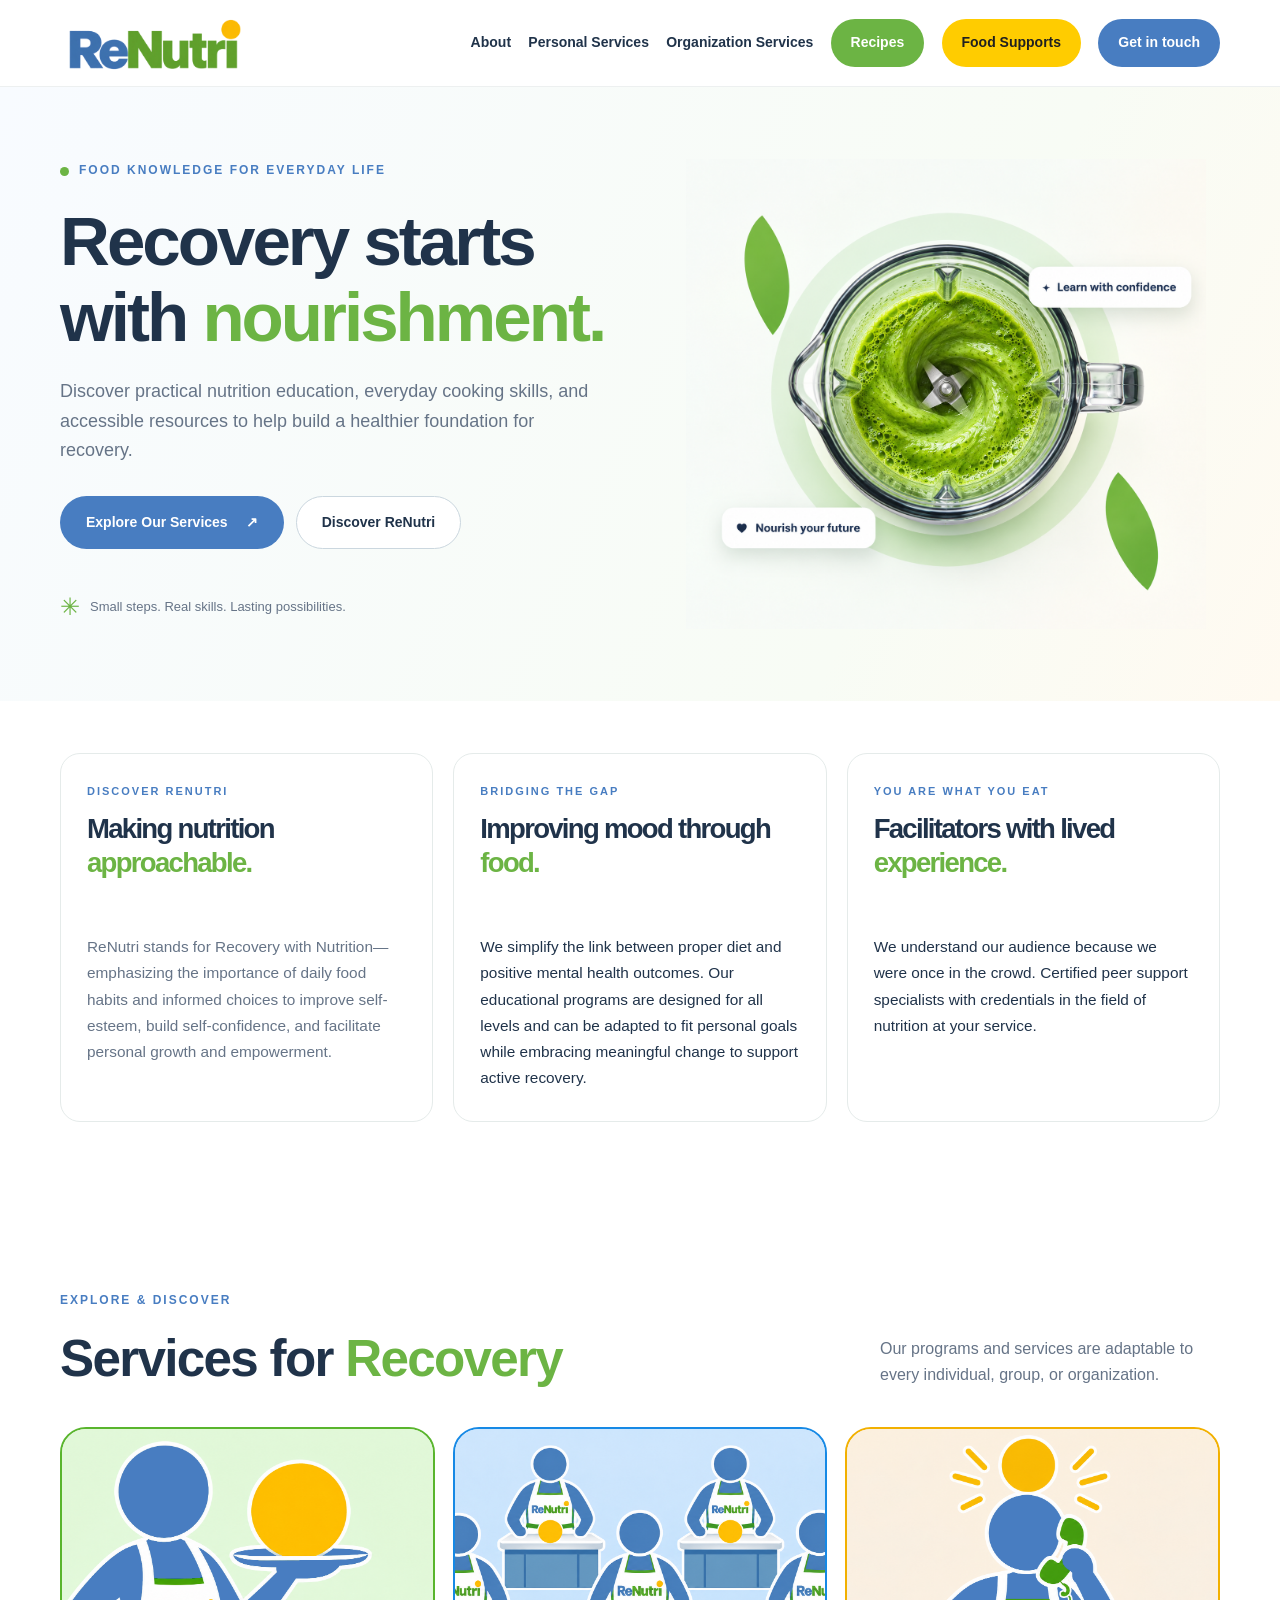
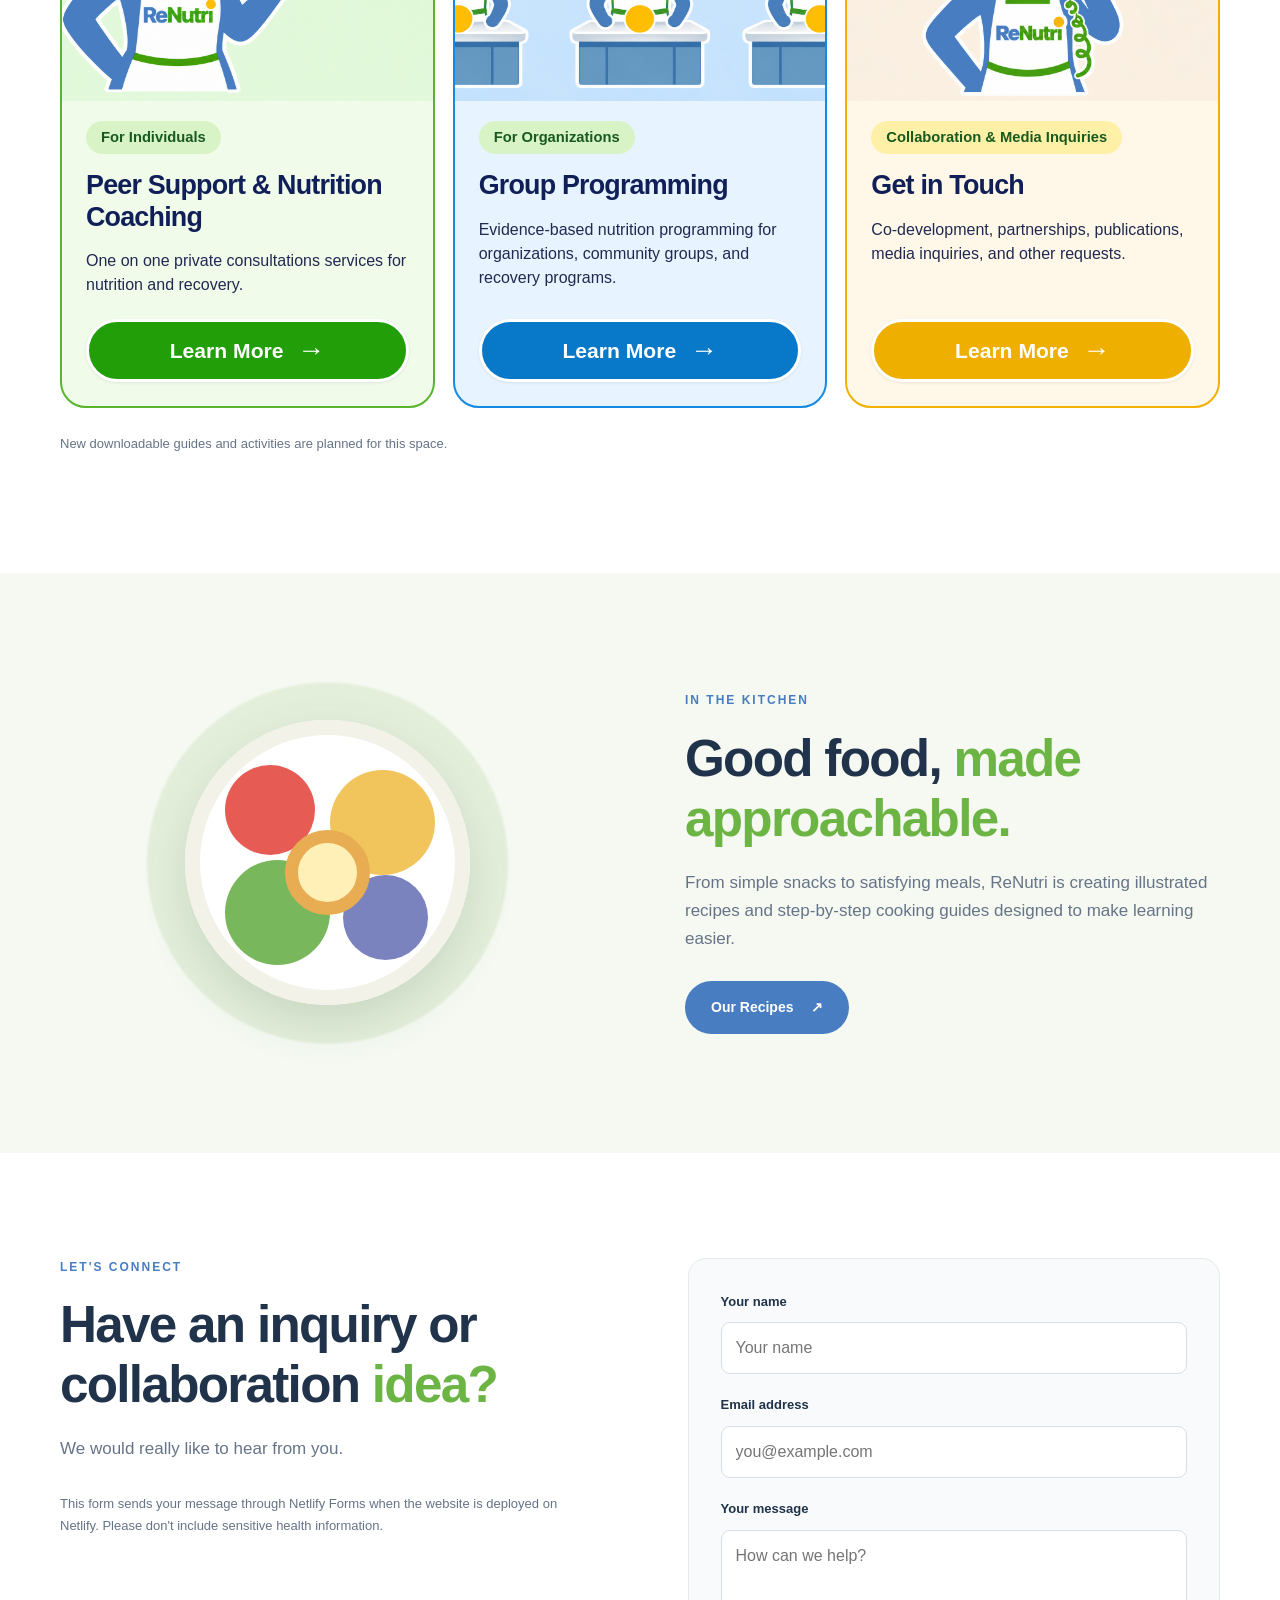
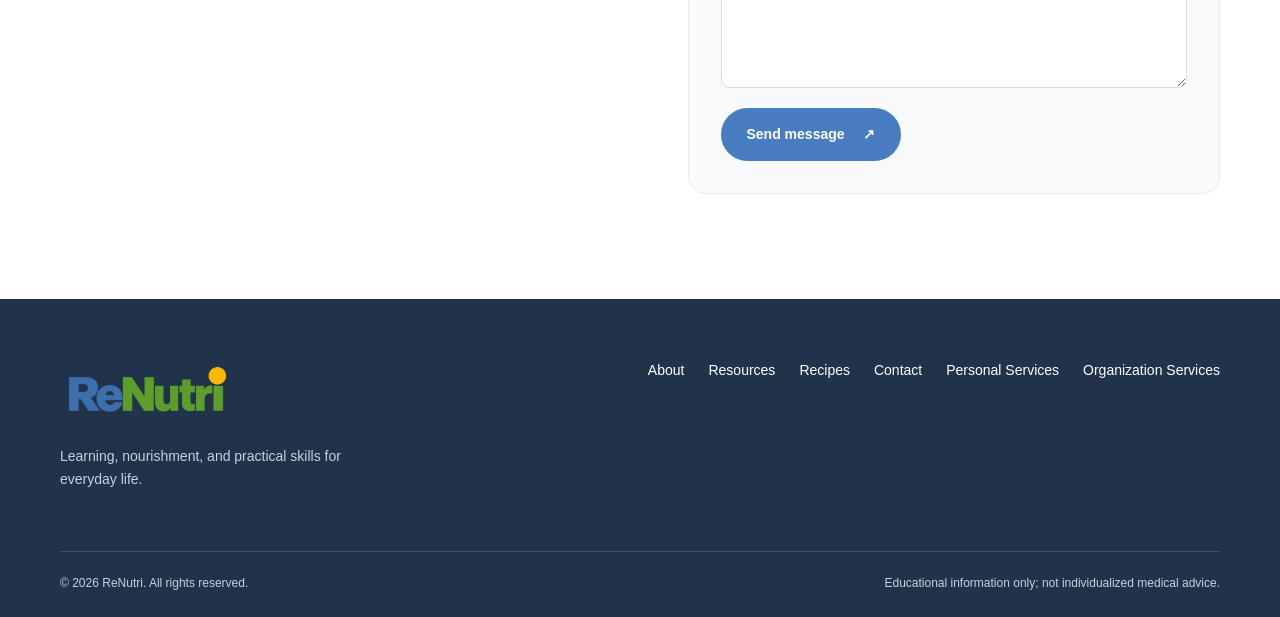
<file: index.html>
<!DOCTYPE html>

<html lang="en">
<head>
<meta property="og:type" content="website"/>
<meta property="og:site_name" content="ReNutri"/>
<meta property="og:title" content="ReNutri — Recovery with Nutrition"/>
<meta property="og:description" content="Nutritional Programs and Peer Support Services for Individuals and Organizations in the areas of addiction and mental health recovery."/>
<meta property="og:url" content="https://renutri.ca/"/>
<meta property="og:image" content="https://renutri.ca/renutri-social-sharing-preview.png"/>
<meta property="og:image:width" content="1200"/>
<meta property="og:image:height" content="630"/>
<meta property="og:image:alt" content="ReNutri nutrition education, culinary skills and food sharing"/>
<meta name="twitter:card" content="summary_large_image"/>
<meta name="twitter:title" content="ReNutri — Recovery with Nutrition"/>
<meta name="twitter:description" content="Nutritional Programs and Peer Support Services for Individuals and Organizations in the areas of addiction and mental health recovery."/>
<meta name="twitter:image" content="https://renutri.ca/renutri-social-sharing-preview.png"/>

<meta charset="utf-8"/><meta content="width=device-width, initial-scale=1" name="viewport"/>
<meta content="#487dc1" name="theme-color"/>
<meta content="ReNutri — Recovery with Nutrition. Explore approachable nutrition education, recipes, and practical food skills." name="description"/>
<title>ReNutri | Recovery with Nutrition</title>
<link href="favicon.svg" rel="icon" type="image/svg+xml"/>
<link href="styles.css" rel="stylesheet"/>
<script defer="" src="script.js"></script>
<style>
/* Food Supports homepage navigation button */
.nav-links a.food-supports-nav{display:inline-flex;align-items:center;justify-content:center;background:#FFCC00;color:#202020;padding:12px 20px;border-radius:100px;font-weight:750;text-decoration:none}
.nav-links a.food-supports-nav:hover,.nav-links a.food-supports-nav:focus-visible{background:#E8B900;color:#202020;outline-offset:3px}

/* Homepage navigation refinements: single-line desktop labels and green Recipes pill. */
.nav-links{gap:clamp(8px,1.35vw,18px);white-space:nowrap}
.nav-links a{white-space:nowrap}
.nav-links a.recipes-nav{display:inline-flex;align-items:center;justify-content:center;background:#6CB444;color:#fff;padding:12px 20px;border-radius:100px;font-weight:750;text-decoration:none}
.nav-links a.recipes-nav:hover,.nav-links a.recipes-nav:focus-visible{background:#57952e;color:#fff;outline-offset:3px}
@media(max-width:1100px){.nav-links{white-space:normal}.nav-links a{white-space:normal}}


/* Three existing homepage principles presented in a balanced desktop row. */
.homepage-principles{display:grid;grid-template-columns:repeat(3,minmax(0,1fr));gap:20px;width:min(1160px,calc(100% - 48px));margin:52px auto 64px;align-items:stretch}
.homepage-principles > section{min-width:0;margin:0;padding:0;background:transparent;display:flex}
.homepage-principles > section > .container{width:100%;max-width:none;margin:0;padding:30px 26px;border:1px solid var(--line);border-radius:20px;background:#fff;display:flex;flex-direction:column;align-items:flex-start;gap:0}
.homepage-principles .intro .two-col{display:flex;flex-direction:column;gap:14px}
.homepage-principles h2{font-size:clamp(1.45rem,2.15vw,2.05rem);line-height:1.2;margin:12px 0 18px;overflow-wrap:break-word}
.homepage-principles p{font-size:.96rem;line-height:1.65;margin:0 0 14px}
.homepage-principles .intro-body{display:flex;flex-direction:column;flex:1}
.homepage-principles .intro-body .text-link{margin-top:auto}
.homepage-principles .editorial-section > .container > .text-link,.homepage-principles .editorial-section .founder-learn-more{margin-top:auto}
.homepage-principles .section-tag{font-size:11px;line-height:1.45}
.homepage-principles .text-link{display:inline-flex;align-items:center;gap:5px;flex-wrap:wrap}
.homepage-principles .editorial-section p .text-link{display:inline}
@media(max-width:900px){.homepage-principles{grid-template-columns:repeat(2,minmax(0,1fr))}}
@media(max-width:620px){.homepage-principles{grid-template-columns:1fr;margin:30px auto 45px}.homepage-principles > section > .container{padding:27px 23px}}

/* First Discover ReNutri card: spacing for the shortened heading. */
.homepage-principles .intro h2{margin-bottom:20px}

/* Discover ReNutri: consistent spacing between section labels, headings, and copy. */
.homepage-principles > section > .container{gap:0}
.homepage-principles .section-tag{margin:0 0 12px}
.homepage-principles h2{margin:0 0 20px;line-height:1.24}
.homepage-principles .intro .two-col{gap:0}
.homepage-principles .intro-body{margin:0}
.homepage-principles p{margin:0;line-height:1.7}
.homepage-principles .intro-body p + p{margin-top:14px}

/* Align Discover ReNutri descriptions below uniformly spaced headings. */
@media(min-width:621px){
.homepage-principles h2{min-height:3.8em;margin-bottom:20px}
.homepage-principles .intro .two-col{display:flex;flex-direction:column;gap:0}
.homepage-principles .intro .two-col > div:first-child{display:block}
.homepage-principles .intro .intro-body{display:block}
.homepage-principles .intro .intro-body p{margin-top:0}
}
@media(max-width:620px){.homepage-principles h2{min-height:0}}

/* Discover ReNutri: keep headings and paragraph start lines aligned on desktop. */
@media (min-width:901px){
  .homepage-principles > section > .container{align-items:stretch}
  .homepage-principles .section-tag{min-height:1.45em;margin:0 0 12px}
  .homepage-principles h2,
  .homepage-principles .intro h2{
    font-size:clamp(1.45rem,2.15vw,2.05rem);
    line-height:1.24;
    height:3.72em;
    min-height:3.72em;
    margin:0 0 20px;
  }
  .homepage-principles .intro .two-col > div:first-child{margin:0;padding:0}
  .homepage-principles .intro .intro-body{margin:0;padding:0}
}
</style>
</head>
<body>
<a class="skip-link" href="#main">Skip to content</a>
<header class="site-header"><div class="container nav-wrap">
<a aria-label="ReNutri home" class="brand" href="#home"><img alt="ReNutri" class="official-logo" src="renutri-logo.png"/></a>
<button aria-controls="nav-links" aria-expanded="false" aria-label="Open navigation" class="menu-toggle"><span></span><span></span><span></span></button>
<nav aria-label="Main navigation" class="nav-links" id="nav-links"><a href="about.html">About</a><a href="personal-services.html">Personal Services</a><a href="organization-services.html">Organization Services</a><a class="recipes-nav" href="recipes.html">Recipes</a><a class="food-supports-nav" href="local-supports.html">Food Supports</a><a class="nav-cta" href="#contact">Get in touch</a></nav>
</div></header>
<main id="main">
<section class="hero" id="home"><div class="container hero-grid"><div class="hero-copy"><div class="eyebrow"><span class="eyebrow-dot"></span> Food knowledge for everyday life</div><h1>Recovery starts with <em>nourishment.</em></h1><p>Discover practical nutrition education, everyday cooking skills, and accessible resources to help build a healthier foundation for recovery.</p><div class="actions"><a class="btn btn-primary" href="#learn">Explore Our Services <span aria-hidden="true">↗</span></a><a class="btn btn-outline" href="#about">Discover ReNutri</a></div><div class="hero-note"><span class="note-icon">✳</span><span>Small steps. Real skills. Lasting possibilities.</span></div></div><div aria-label="Overhead view of a blender mixing a green smoothie, with Learn with confidence and Nourish your future labels" class="hero-art" role="img"><img alt="" class="hero-smoothie-image" src="renutri-green-smoothie-blender.png"/></div></div></section>
<div class="homepage-principles" aria-label="ReNutri principles"><section class="intro section" id="about"><div class="container two-col"><div><div class="section-tag">DISCOVER RENUTRI</div><h2>Making nutrition <span class="green">approachable.</span></h2></div><div class="intro-body"><p>ReNutri stands for Recovery with Nutrition—emphasizing the importance of daily food habits and informed choices to improve self-esteem, build self-confidence, and facilitate personal growth and empowerment.</p></div></div></section><section class="section editorial-section"><div class="container"><div class="section-tag">BRIDGING THE GAP</div><h2>Improving mood through <span class="green">food.</span></h2><p>We simplify the link between proper diet and positive mental health outcomes. Our educational programs are designed for all levels and can be adapted to fit personal goals while embracing meaningful change to support active recovery.</p></div></section><section class="section editorial-section"><div class="container"><div class="section-tag">YOU ARE WHAT YOU EAT</div><h2>Facilitators with lived <span class="green">experience.</span></h2><p>We understand our audience because we were once in the crowd. Certified peer support specialists with credentials in the field of nutrition at your service.</p></div></section>

</div><section class="resources section" id="learn"><div class="container"><div class="section-tag">EXPLORE &amp; DISCOVER</div><div class="section-head"><h2>Services for <span class="green">Recovery</span></h2><p>Our programs and services are adaptable to every individual, group, or organization.</p></div><div class="resource-grid"><article class="resource-card resource-card--individuals"><div class="resource-illustration"><img alt="ReNutri team member holding a tray with a yellow circle" loading="lazy" src="renutri-individuals.png"/></div><div class="resource-content"><span class="pill">For Individuals</span><h3>Peer Support &amp; Nutrition Coaching</h3><p>One on one private consultations services for nutrition and recovery.</p><a aria-label="Learn more: For Individuals" class="resource-action" href="personal-services.html">Learn More <span aria-hidden="true">→</span></a></div></article><article class="resource-card resource-card--organizations"><div class="resource-illustration"><img alt="Five ReNutri participants at kitchen workstations" loading="lazy" src="renutri-organizations.png"/></div><div class="resource-content"><span class="pill">For Organizations</span><h3>Group Programming</h3><p>Evidence-based nutrition programming for organizations, community groups, and recovery programs.</p><a aria-label="Learn more: For Organizations" class="resource-action" href="organization-services.html">Learn More <span aria-hidden="true">→</span></a></div></article><article class="resource-card resource-card--media"><div class="resource-illustration"><img alt="ReNutri team member on a telephone with a yellow idea halo" loading="lazy" src="renutri-media.png"/></div><div class="resource-content"><span class="pill">Collaboration &amp; Media Inquiries</span><h3>Get in Touch</h3><p>Co-development, partnerships, publications, media inquiries, and other requests.</p><a aria-label="Learn more: Collaboration &amp; Media Inquiries" class="resource-action" href="#contact">Learn More <span aria-hidden="true">→</span></a></div></article></div><p class="section-footnote">New downloadable guides and activities are planned for this space.</p></div></section>
<section class="recipe-band section" id="recipes"><div class="container recipe-layout"><div aria-hidden="true" class="recipe-art"><div class="plate"><span class="fruit fruit-a"></span><span class="fruit fruit-b"></span><span class="fruit fruit-c"></span><span class="fruit fruit-d"></span><span class="fruit fruit-e"></span></div></div><div><div class="section-tag">IN THE KITCHEN</div><h2>Good food, <span class="green">made approachable.</span></h2><p>From simple snacks to satisfying meals, ReNutri is creating illustrated recipes and step-by-step cooking guides designed to make learning easier.</p><a class="btn btn-primary" href="recipes.html">Our Recipes <span aria-hidden="true">↗</span></a></div></div></section>
<section class="contact section" id="contact"><div class="container contact-layout"><div><div class="section-tag">LET'S CONNECT</div><h2>Have an inquiry or collaboration <span class="green">idea?</span></h2><p>We would really like to hear from you.</p><p class="privacy-note">This form sends your message through Netlify Forms when the website is deployed on Netlify. Please don't include sensitive health information.</p></div><form action="/thank-you.html" class="contact-form" data-netlify="true" method="POST" name="contact" netlify-honeypot="bot-field"><input name="form-name" type="hidden" value="contact"/><p class="hidden"><label>Do not fill this out: <input name="bot-field"/></label></p><label for="name">Your name</label><input autocomplete="name" id="name" name="name" placeholder="Your name" required=""/><label for="email">Email address</label><input autocomplete="email" id="email" name="email" placeholder="you@example.com" required="" type="email"/><label for="message">Your message</label><textarea id="message" name="message" placeholder="How can we help?" required="" rows="5"></textarea><button class="btn btn-primary" type="submit">Send message <span aria-hidden="true">↗</span></button></form></div></section>
</main>
<footer class="site-footer"><div class="container footer-grid"><div><a class="brand footer-brand" href="#home"><img alt="ReNutri" class="official-logo" src="renutri-logo.png"/></a><p>Learning, nourishment, and practical skills for everyday life.</p></div><div class="footer-links"><a href="about.html">About</a><a href="#learn">Resources</a><a href="#recipes">Recipes</a><a href="#contact">Contact</a><a href="personal-services.html">Personal Services</a><a href="organization-services.html">Organization Services</a></div></div><div class="container footer-bottom"><span>© <span id="year"></span> ReNutri. All rights reserved.</span><span>Educational information only; not individualized medical advice.</span></div></footer>
</body></html>
</file>
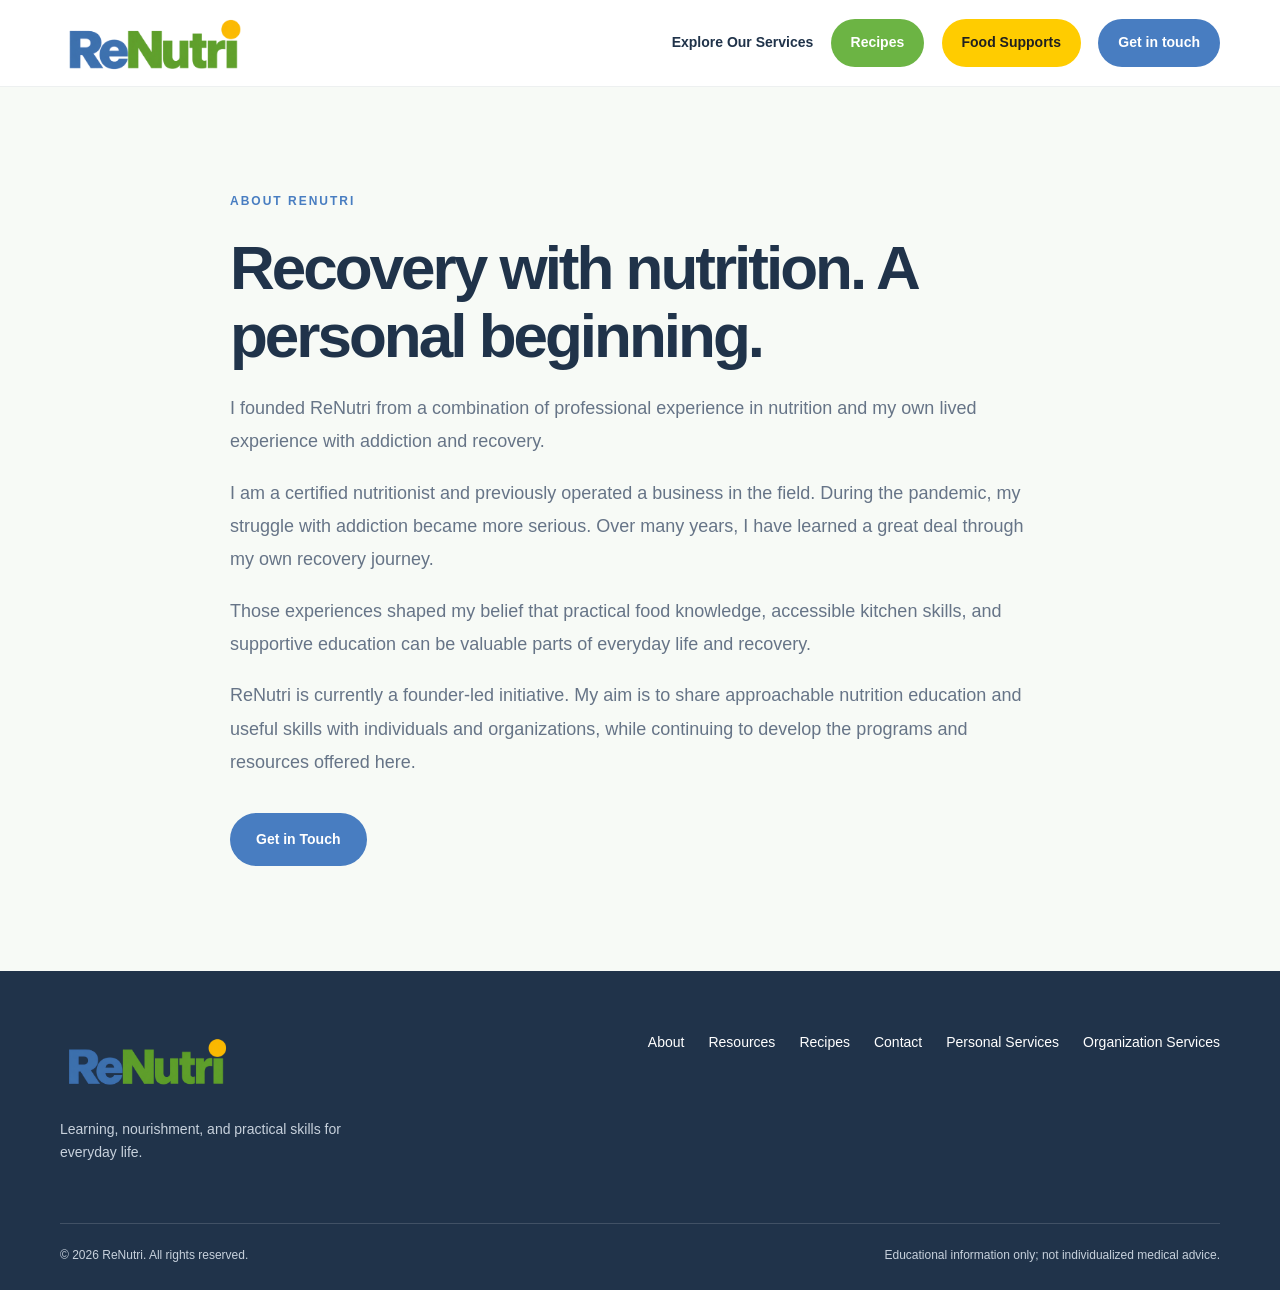
<file: about.html>
<!DOCTYPE html>

<html lang="en">
<head>
<meta property="og:type" content="website"/>
<meta property="og:site_name" content="ReNutri"/>
<meta property="og:title" content="ReNutri — Recovery with Nutrition"/>
<meta property="og:description" content="Nutritional Programs and Peer Support Services for Individuals and Organizations in the areas of addiction and mental health recovery."/>
<meta property="og:url" content="https://renutri.ca/about.html"/>
<meta property="og:image" content="https://renutri.ca/renutri-social-sharing-preview.png"/>
<meta property="og:image:width" content="1200"/>
<meta property="og:image:height" content="630"/>
<meta property="og:image:alt" content="ReNutri nutrition education, culinary skills and food sharing"/>
<meta name="twitter:card" content="summary_large_image"/>
<meta name="twitter:title" content="ReNutri — Recovery with Nutrition"/>
<meta name="twitter:description" content="Nutritional Programs and Peer Support Services for Individuals and Organizations in the areas of addiction and mental health recovery."/>
<meta name="twitter:image" content="https://renutri.ca/renutri-social-sharing-preview.png"/>

<meta charset="utf-8"/><meta content="width=device-width, initial-scale=1" name="viewport"/>
<meta content="#487dc1" name="theme-color"/>
<meta content="Meet the founder of ReNutri and learn about the personal experiences that shaped its approach to nutrition education and recovery." name="description"/>
<title>About Us | ReNutri</title>
<link href="favicon.svg" rel="icon" type="image/svg+xml"/>
<link href="styles.css" rel="stylesheet"/>
<script defer="" src="script.js"></script>
<style>
/* Match homepage navigation without changing shared styles. */
.nav-links{gap:clamp(8px,1.35vw,18px);white-space:nowrap}
.nav-links a{white-space:nowrap}
.nav-links a.recipes-nav{display:inline-flex;align-items:center;justify-content:center;background:#6CB444;color:#fff;padding:12px 20px;border-radius:100px;font-weight:750;text-decoration:none}
.nav-links a.recipes-nav:hover,.nav-links a.recipes-nav:focus-visible{background:#57952e;color:#fff;outline-offset:3px}
.nav-links a.food-supports-nav{display:inline-flex;align-items:center;justify-content:center;background:#FFCC00;color:#202020;padding:12px 20px;border-radius:100px;font-weight:750;text-decoration:none}
.nav-links a.food-supports-nav:hover,.nav-links a.food-supports-nav:focus-visible{background:#E8B900;color:#202020;outline-offset:3px}
@media(max-width:1100px){.nav-links{white-space:normal}.nav-links a{white-space:normal}}
</style></head>
<body>
<a class="skip-link" href="#main">Skip to content</a>
<header class="site-header"><div class="container nav-wrap">
<a aria-label="ReNutri home" class="brand" href="index.html#home"><img alt="ReNutri" class="official-logo" src="renutri-logo.png"/></a>
<button aria-controls="nav-links" aria-expanded="false" aria-label="Open navigation" class="menu-toggle"><span></span><span></span><span></span></button>
<nav aria-label="Main navigation" class="nav-links" id="nav-links"><a href="index.html#learn">Explore Our Services</a><a class="recipes-nav" href="recipes.html">Recipes</a><a class="food-supports-nav" href="local-supports.html">Food Supports</a><a class="nav-cta" href="index.html#contact">Get in touch</a></nav>
</div></header>
<main id="main"><section class="section about-hero" id="about-us"><div class="container narrow"><div class="section-tag">ABOUT RENUTRI</div><h1>Recovery with nutrition. A personal beginning.</h1><p>I founded ReNutri from a combination of professional experience in nutrition and my own lived experience with addiction and recovery.</p><p>I am a certified nutritionist and previously operated a business in the field. During the pandemic, my struggle with addiction became more serious. Over many years, I have learned a great deal through my own recovery journey.</p><p>Those experiences shaped my belief that practical food knowledge, accessible kitchen skills, and supportive education can be valuable parts of everyday life and recovery.</p><p>ReNutri is currently a founder-led initiative. My aim is to share approachable nutrition education and useful skills with individuals and organizations, while continuing to develop the programs and resources offered here.</p><a class="btn btn-primary" href="index.html#contact">Get in Touch</a></div></section></main>
<footer class="site-footer"><div class="container footer-grid"><div><a class="brand footer-brand" href="index.html#home"><img alt="ReNutri" class="official-logo" src="renutri-logo.png"/></a><p>Learning, nourishment, and practical skills for everyday life.</p></div><div class="footer-links"><a href="about.html">About</a><a href="index.html#learn">Resources</a><a href="index.html#recipes">Recipes</a><a href="index.html#contact">Contact</a><a href="personal-services.html">Personal Services</a><a href="organization-services.html">Organization Services</a></div></div><div class="container footer-bottom"><span>© <span id="year"></span> ReNutri. All rights reserved.</span><span>Educational information only; not individualized medical advice.</span></div></footer>
</body></html>
</file>
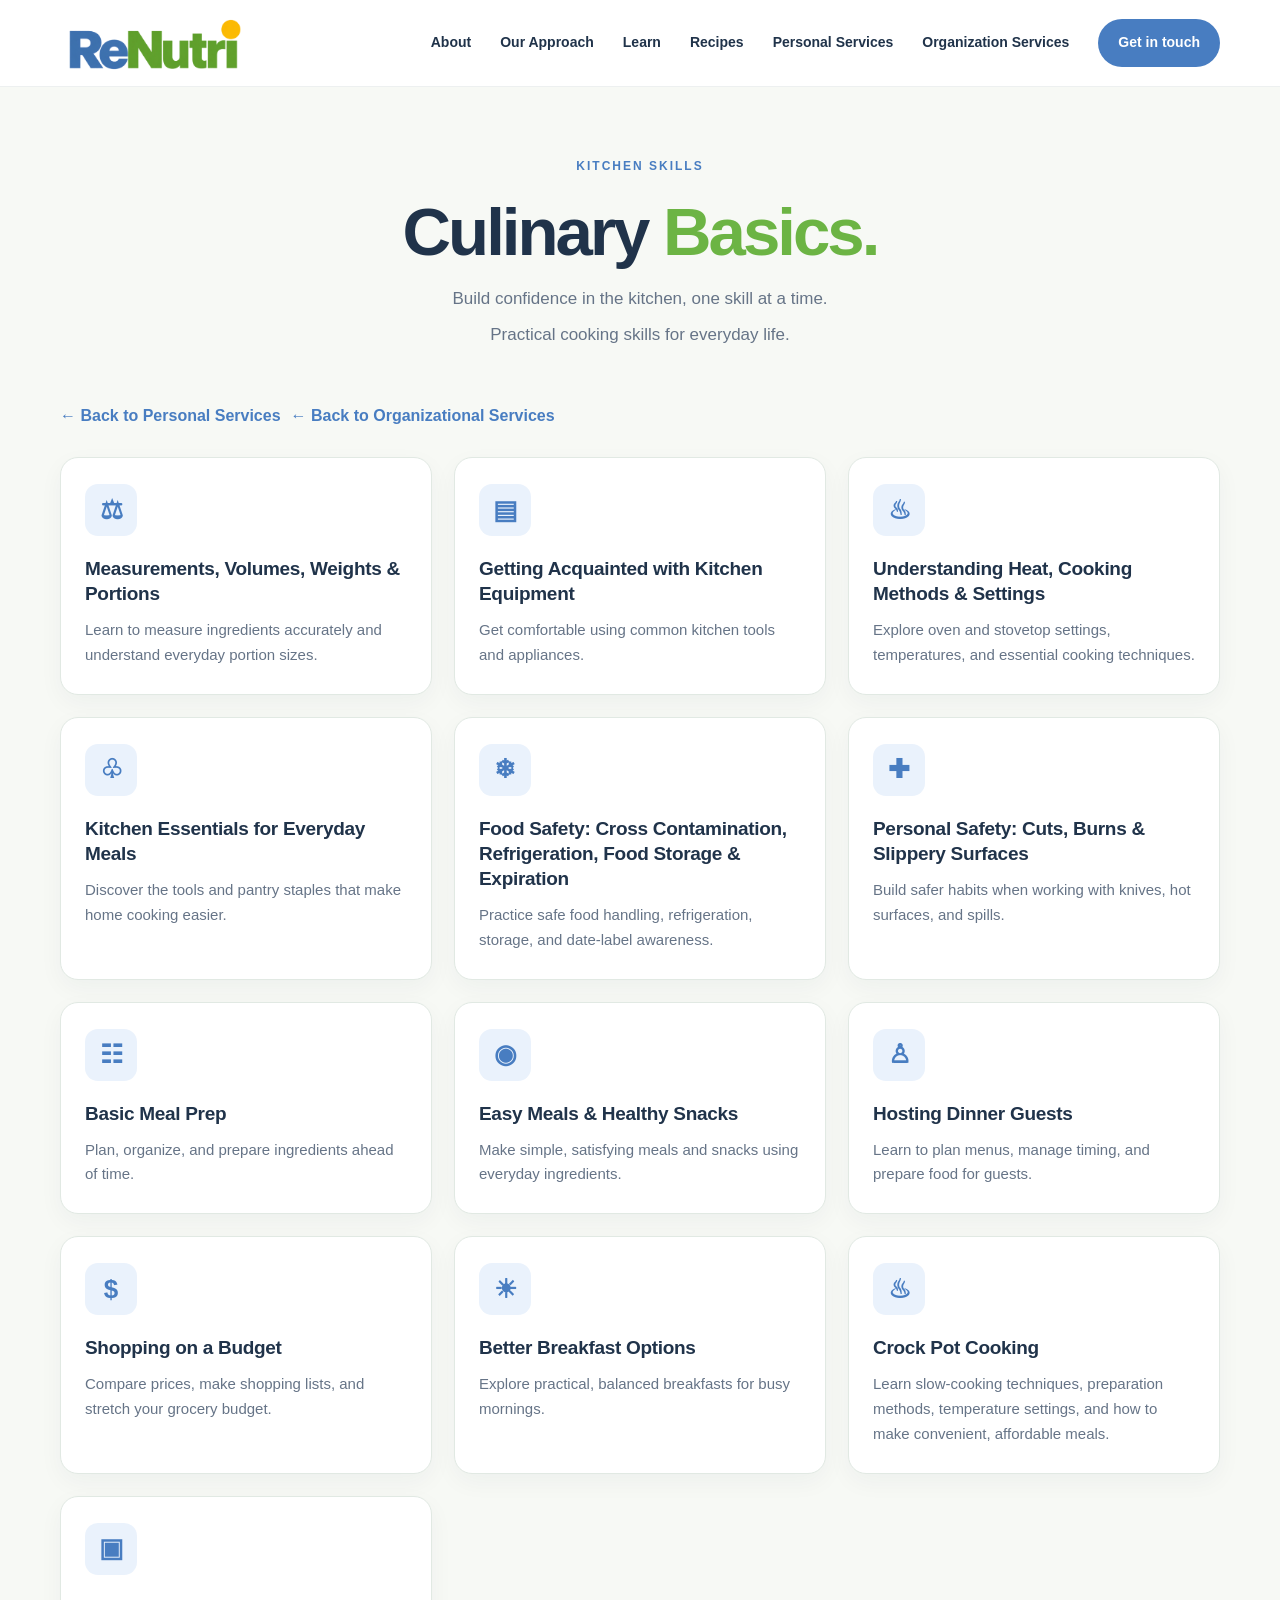
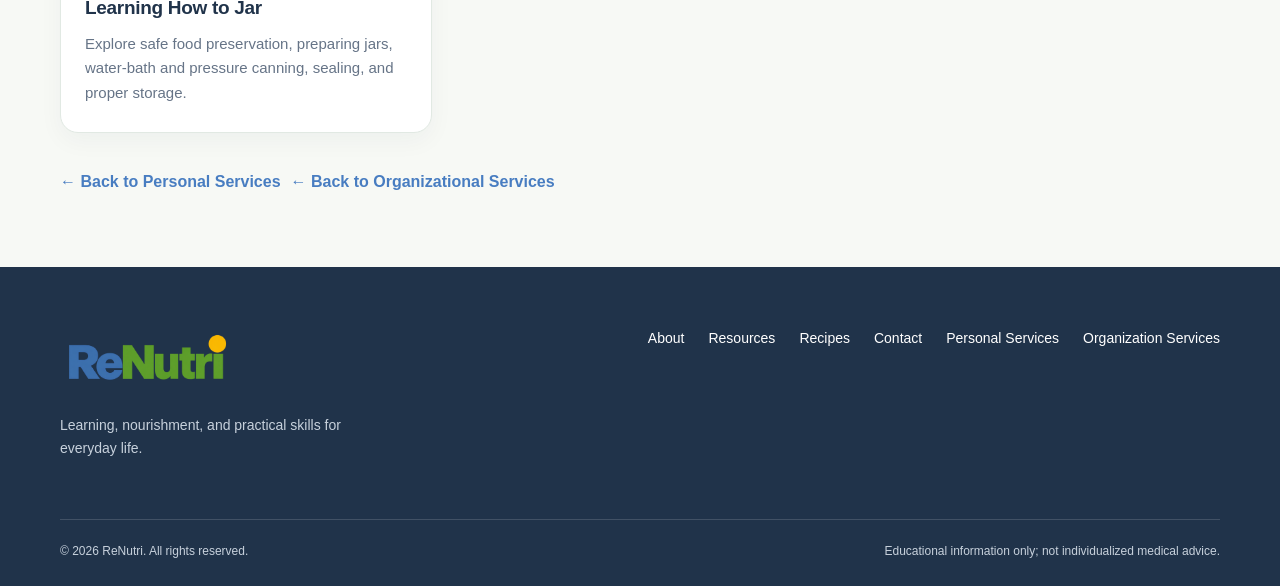
<file: culinary-basics.html>
<!DOCTYPE html>

<html lang="en">
<head>
<meta property="og:type" content="website"/>
<meta property="og:site_name" content="ReNutri"/>
<meta property="og:title" content="ReNutri — Recovery with Nutrition"/>
<meta property="og:description" content="Nutritional Programs and Peer Support Services for Individuals and Organizations in the areas of addiction and mental health recovery."/>
<meta property="og:url" content="https://renutri.ca/culinary-basics.html"/>
<meta property="og:image" content="https://renutri.ca/renutri-social-sharing-preview.png"/>
<meta property="og:image:width" content="1200"/>
<meta property="og:image:height" content="630"/>
<meta property="og:image:alt" content="ReNutri nutrition education, culinary skills and food sharing"/>
<meta name="twitter:card" content="summary_large_image"/>
<meta name="twitter:title" content="ReNutri — Recovery with Nutrition"/>
<meta name="twitter:description" content="Nutritional Programs and Peer Support Services for Individuals and Organizations in the areas of addiction and mental health recovery."/>
<meta name="twitter:image" content="https://renutri.ca/renutri-social-sharing-preview.png"/>

<meta charset="utf-8"/><meta content="width=device-width, initial-scale=1" name="viewport"/>
<meta content="#487dc1" name="theme-color"/>
<meta content="Explore ReNutri Culinary Basics: practical kitchen skills, food safety, meal prep, and budget-friendly cooking." name="description"/>
<title>Culinary Basics | ReNutri</title>
<link href="favicon.svg" rel="icon" type="image/svg+xml"/>
<link href="styles.css" rel="stylesheet"/>
<script defer="" src="script.js"></script>
<style>
/* Culinary Basics only: scoped layout, leaving shared site styling unchanged. */
.culinary-intro{text-align:center;padding:70px 0 30px}.culinary-intro h1{font-size:clamp(2.4rem,6vw,4.2rem);margin:12px 0 16px}.culinary-intro p{color:var(--muted);font-size:17px;margin:0 auto 8px;max-width:650px}.culinary-back-nav{margin:16px 0 28px}.culinary-back{color:var(--blue);font-weight:800;text-decoration:none;display:inline-block}.culinary-back:hover,.culinary-back:focus-visible{color:var(--green);text-decoration:underline}.culinary-modules{display:grid;grid-template-columns:repeat(3,minmax(0,1fr));gap:22px}.culinary-module{background:#fff;border:1px solid #e1e9e3;border-radius:18px;padding:26px 24px;box-shadow:0 8px 24px rgba(28,54,72,.045);min-width:0}.culinary-module-icon{width:52px;height:52px;border-radius:13px;background:#eaf2fc;color:var(--blue);font-size:26px;display:flex;align-items:center;justify-content:center;margin-bottom:20px;font-weight:700}.culinary-module h2{font-size:19px;line-height:1.32;letter-spacing:-.3px;margin:0 0 12px;color:var(--ink)}.culinary-module p{color:var(--muted);font-size:15px;line-height:1.65;margin:0}.culinary-back-bottom{padding:12px 0 72px;margin:24px 0 0}@media(max-width:900px){.culinary-modules{grid-template-columns:repeat(2,minmax(0,1fr))}}@media(max-width:600px){.culinary-intro{padding:52px 0 25px}.culinary-modules{grid-template-columns:1fr;gap:16px}.culinary-module{padding:22px}.culinary-back-nav{margin:12px 0 24px}}
</style>
<style>
.service-return-links{display:inline-flex;flex-wrap:wrap;gap:10px;align-items:center;max-width:100%}.service-return-links a{display:inline-flex;align-items:center}
</style></head>
<body>
<a class="skip-link" href="index.html#main">Skip to content</a>
<header class="site-header"><div class="container nav-wrap">
<a aria-label="ReNutri home" class="brand" href="index.html#home"><img alt="ReNutri" class="official-logo" src="renutri-logo.png"/></a>
<button aria-controls="nav-links" aria-expanded="false" aria-label="Open navigation" class="menu-toggle"><span></span><span></span><span></span></button>
<nav aria-label="Main navigation" class="nav-links" id="nav-links"><a href="about.html">About</a><a href="index.html#about">Our Approach</a><a href="index.html#learn">Learn</a><a href="index.html#recipes">Recipes</a><a href="personal-services.html">Personal Services</a><a href="organization-services.html">Organization Services</a><a class="nav-cta" href="index.html#contact">Get in touch</a></nav>
</div></header>
<main class="education-main culinary-main" id="main"><div class="container">
<section class="culinary-intro"><div class="section-tag">KITCHEN SKILLS</div><h1>Culinary <span class="green">Basics.</span></h1><p>Build confidence in the kitchen, one skill at a time.</p><p>Practical cooking skills for everyday life.</p></section>
<nav aria-label="Return to learning section" class="culinary-back-nav"><span class="service-return-links"><a class="culinary-back" href="personal-services.html#approach">← Back to Personal Services</a><a class="culinary-back" href="organization-services.html#approach">← Back to Organizational Services</a></span></nav>
<section aria-label="Culinary basics learning topics" class="culinary-modules"><article class="culinary-module"><div aria-hidden="true" class="culinary-module-icon">⚖</div><h2>Measurements, Volumes, Weights &amp; Portions</h2><p>Learn to measure ingredients accurately and understand everyday portion sizes.</p></article>
<article class="culinary-module"><div aria-hidden="true" class="culinary-module-icon">▤</div><h2>Getting Acquainted with Kitchen Equipment</h2><p>Get comfortable using common kitchen tools and appliances.</p></article>
<article class="culinary-module"><div aria-hidden="true" class="culinary-module-icon">♨</div><h2>Understanding Heat, Cooking Methods &amp; Settings</h2><p>Explore oven and stovetop settings, temperatures, and essential cooking techniques.</p></article>
<article class="culinary-module"><div aria-hidden="true" class="culinary-module-icon">♧</div><h2>Kitchen Essentials for Everyday Meals</h2><p>Discover the tools and pantry staples that make home cooking easier.</p></article>
<article class="culinary-module"><div aria-hidden="true" class="culinary-module-icon">❄</div><h2>Food Safety: Cross Contamination, Refrigeration, Food Storage &amp; Expiration</h2><p>Practice safe food handling, refrigeration, storage, and date-label awareness.</p></article>
<article class="culinary-module"><div aria-hidden="true" class="culinary-module-icon">✚</div><h2>Personal Safety: Cuts, Burns &amp; Slippery Surfaces</h2><p>Build safer habits when working with knives, hot surfaces, and spills.</p></article>
<article class="culinary-module"><div aria-hidden="true" class="culinary-module-icon">☷</div><h2>Basic Meal Prep</h2><p>Plan, organize, and prepare ingredients ahead of time.</p></article>
<article class="culinary-module"><div aria-hidden="true" class="culinary-module-icon">◉</div><h2>Easy Meals &amp; Healthy Snacks</h2><p>Make simple, satisfying meals and snacks using everyday ingredients.</p></article>
<article class="culinary-module"><div aria-hidden="true" class="culinary-module-icon">♙</div><h2>Hosting Dinner Guests</h2><p>Learn to plan menus, manage timing, and prepare food for guests.</p></article>
<article class="culinary-module"><div aria-hidden="true" class="culinary-module-icon">$</div><h2>Shopping on a Budget</h2><p>Compare prices, make shopping lists, and stretch your grocery budget.</p></article>
<article class="culinary-module"><div aria-hidden="true" class="culinary-module-icon">☀</div><h2>Better Breakfast Options</h2><p>Explore practical, balanced breakfasts for busy mornings.</p></article>
<article class="culinary-module"><div aria-hidden="true" class="culinary-module-icon">♨</div><h2>Crock Pot Cooking</h2><p>Learn slow-cooking techniques, preparation methods, temperature settings, and how to make convenient, affordable meals.</p></article>
<article class="culinary-module"><div aria-hidden="true" class="culinary-module-icon">▣</div><h2>Learning How to Jar</h2><p>Explore safe food preservation, preparing jars, water-bath and pressure canning, sealing, and proper storage.</p></article></section>
<nav aria-label="Return to learning section" class="culinary-back-nav culinary-back-bottom"><span class="service-return-links"><a class="culinary-back" href="personal-services.html#approach">← Back to Personal Services</a><a class="culinary-back" href="organization-services.html#approach">← Back to Organizational Services</a></span></nav>
</div></main>
<footer class="site-footer"><div class="container footer-grid"><div><a class="brand footer-brand" href="index.html#home"><img alt="ReNutri" class="official-logo" src="renutri-logo.png"/></a><p>Learning, nourishment, and practical skills for everyday life.</p></div><div class="footer-links"><a href="about.html">About</a><a href="index.html#learn">Resources</a><a href="index.html#recipes">Recipes</a><a href="index.html#contact">Contact</a><a href="personal-services.html">Personal Services</a><a href="organization-services.html">Organization Services</a></div></div><div class="container footer-bottom"><span>© <span id="year"></span> ReNutri. All rights reserved.</span><span>Educational information only; not individualized medical advice.</span></div></footer>
</body></html>
</file>
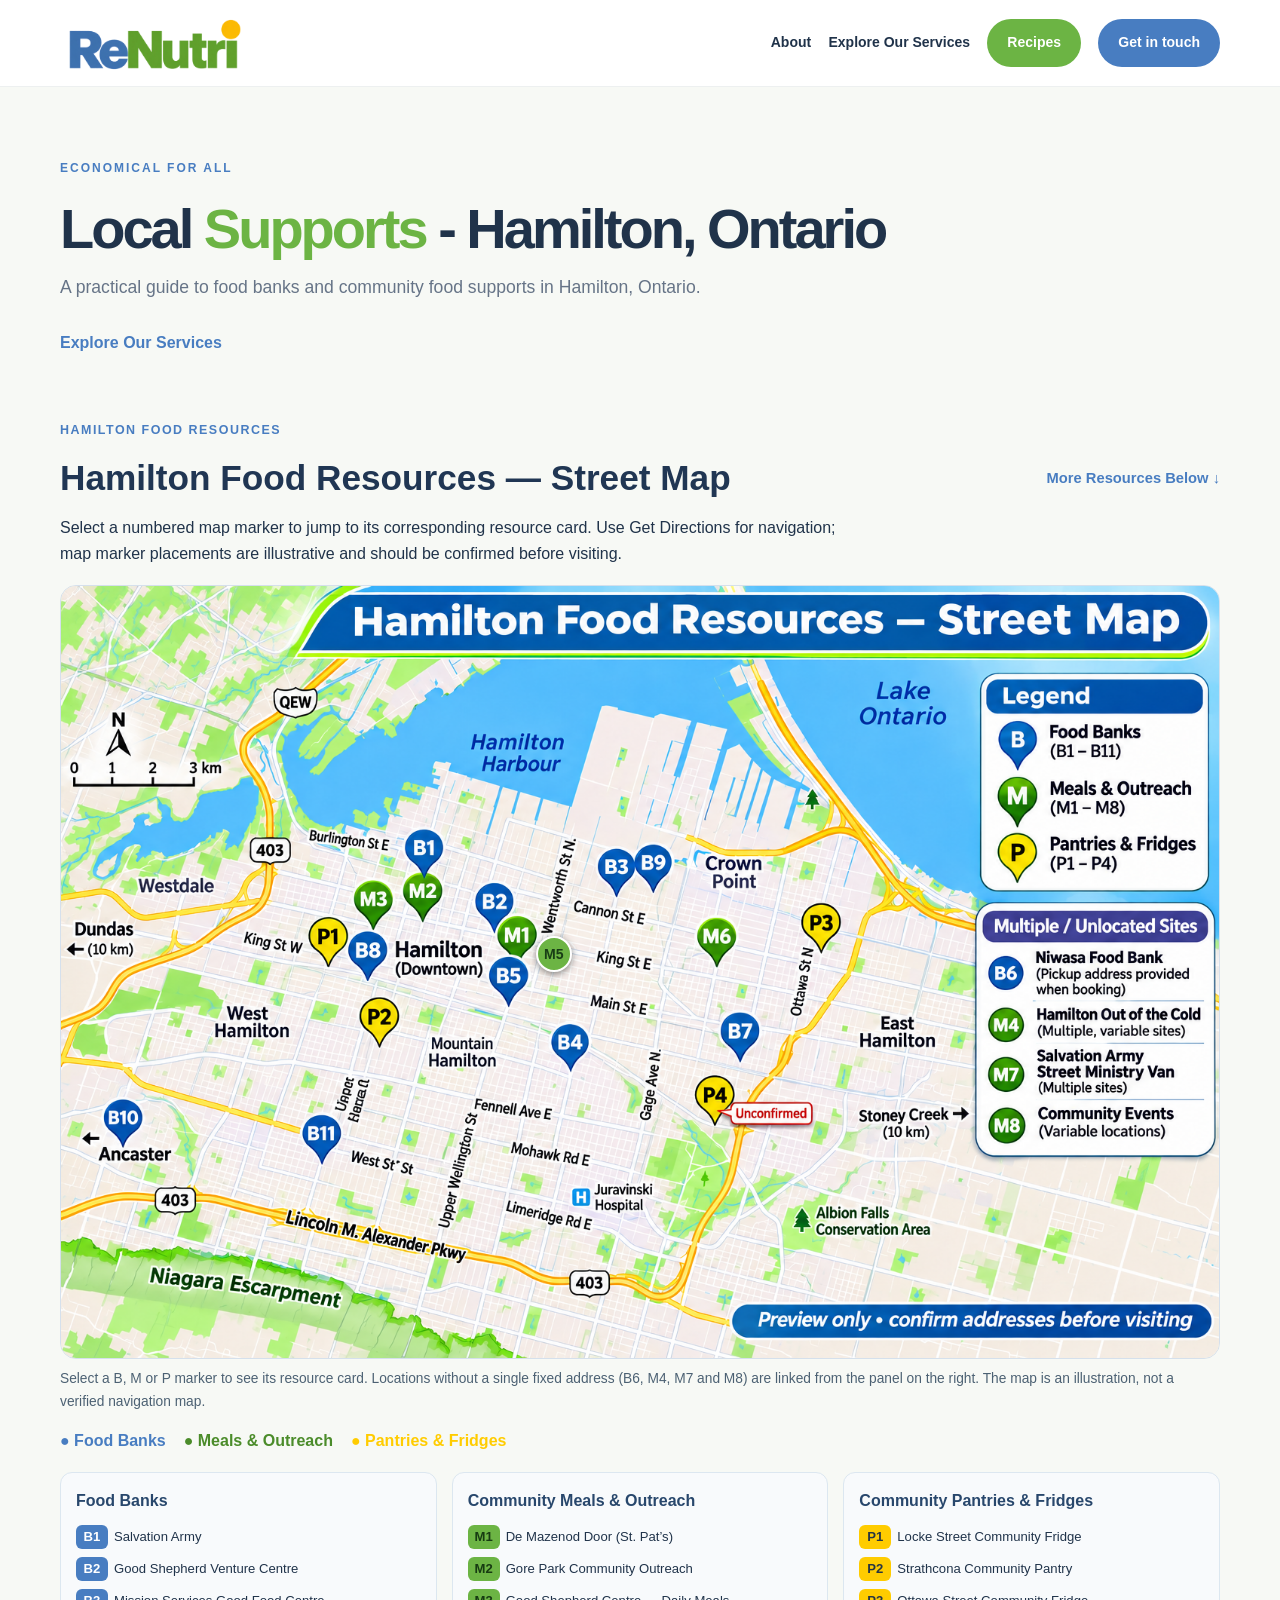
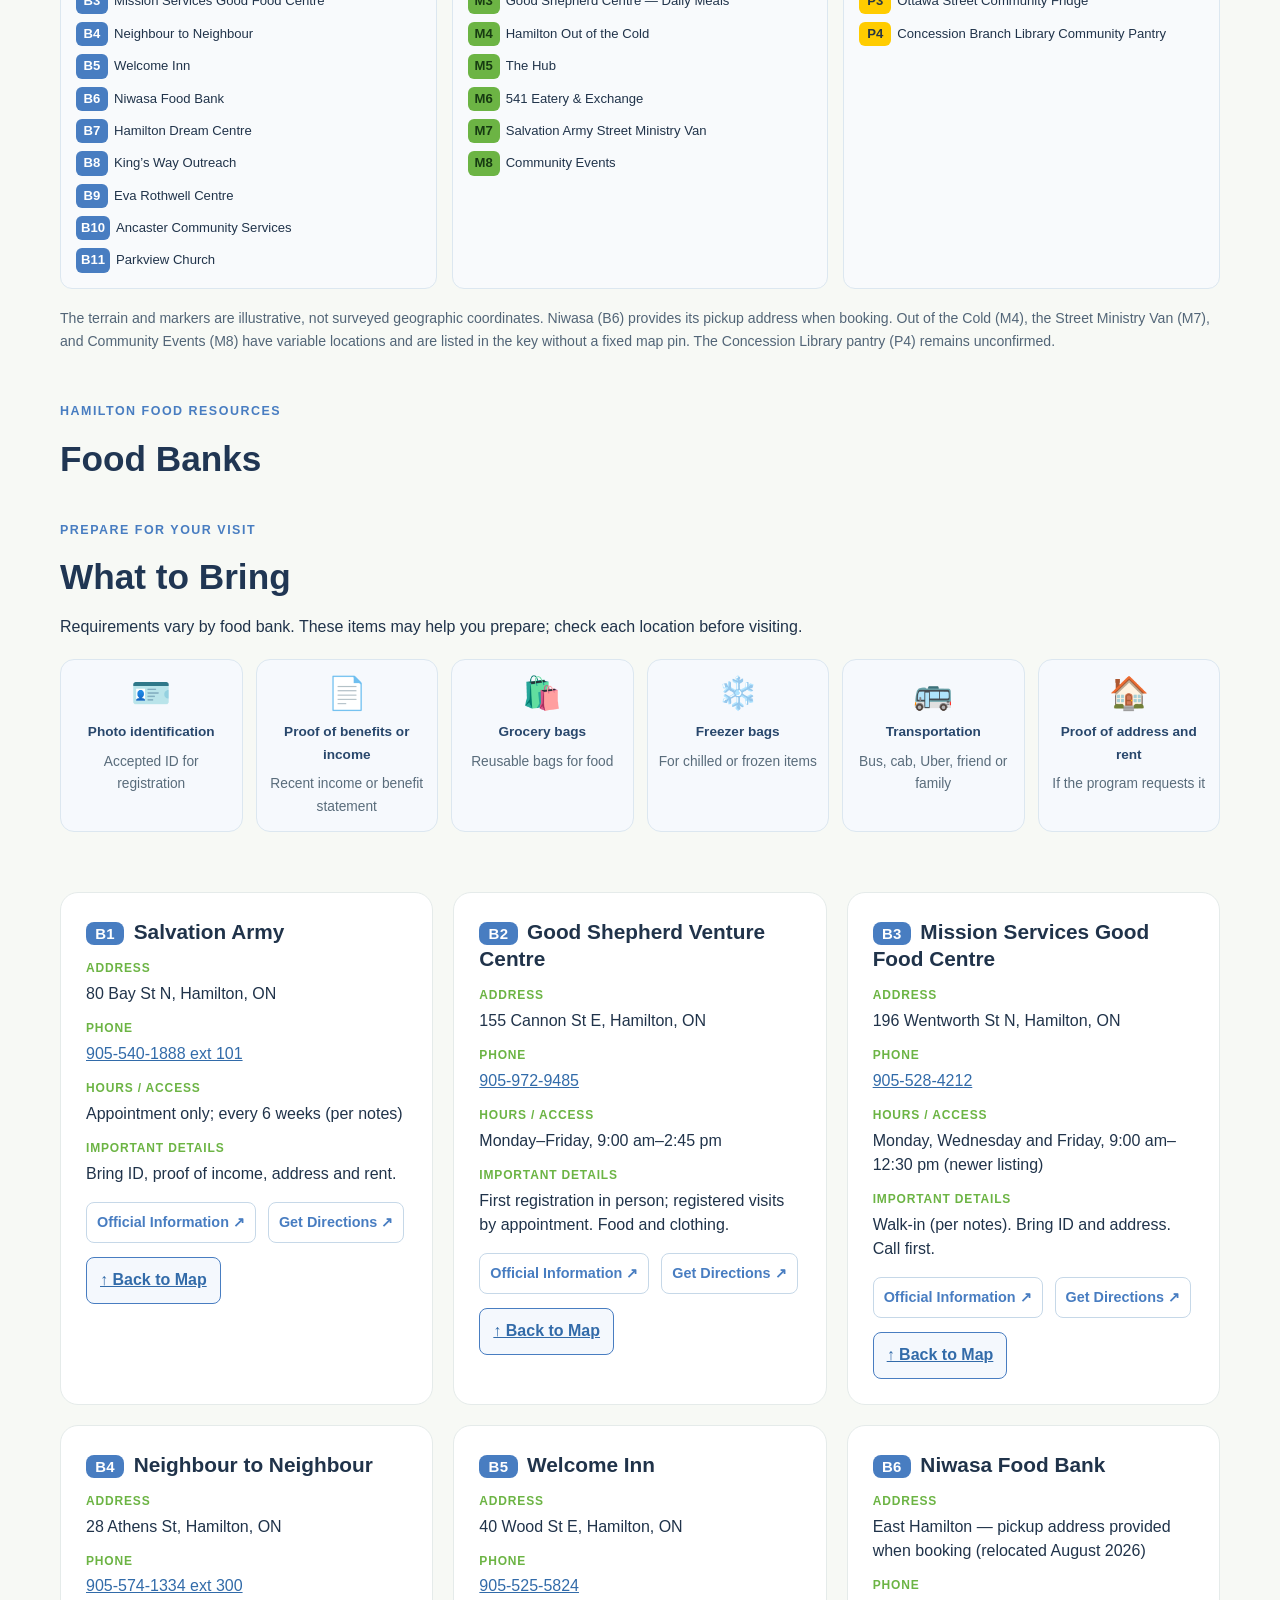
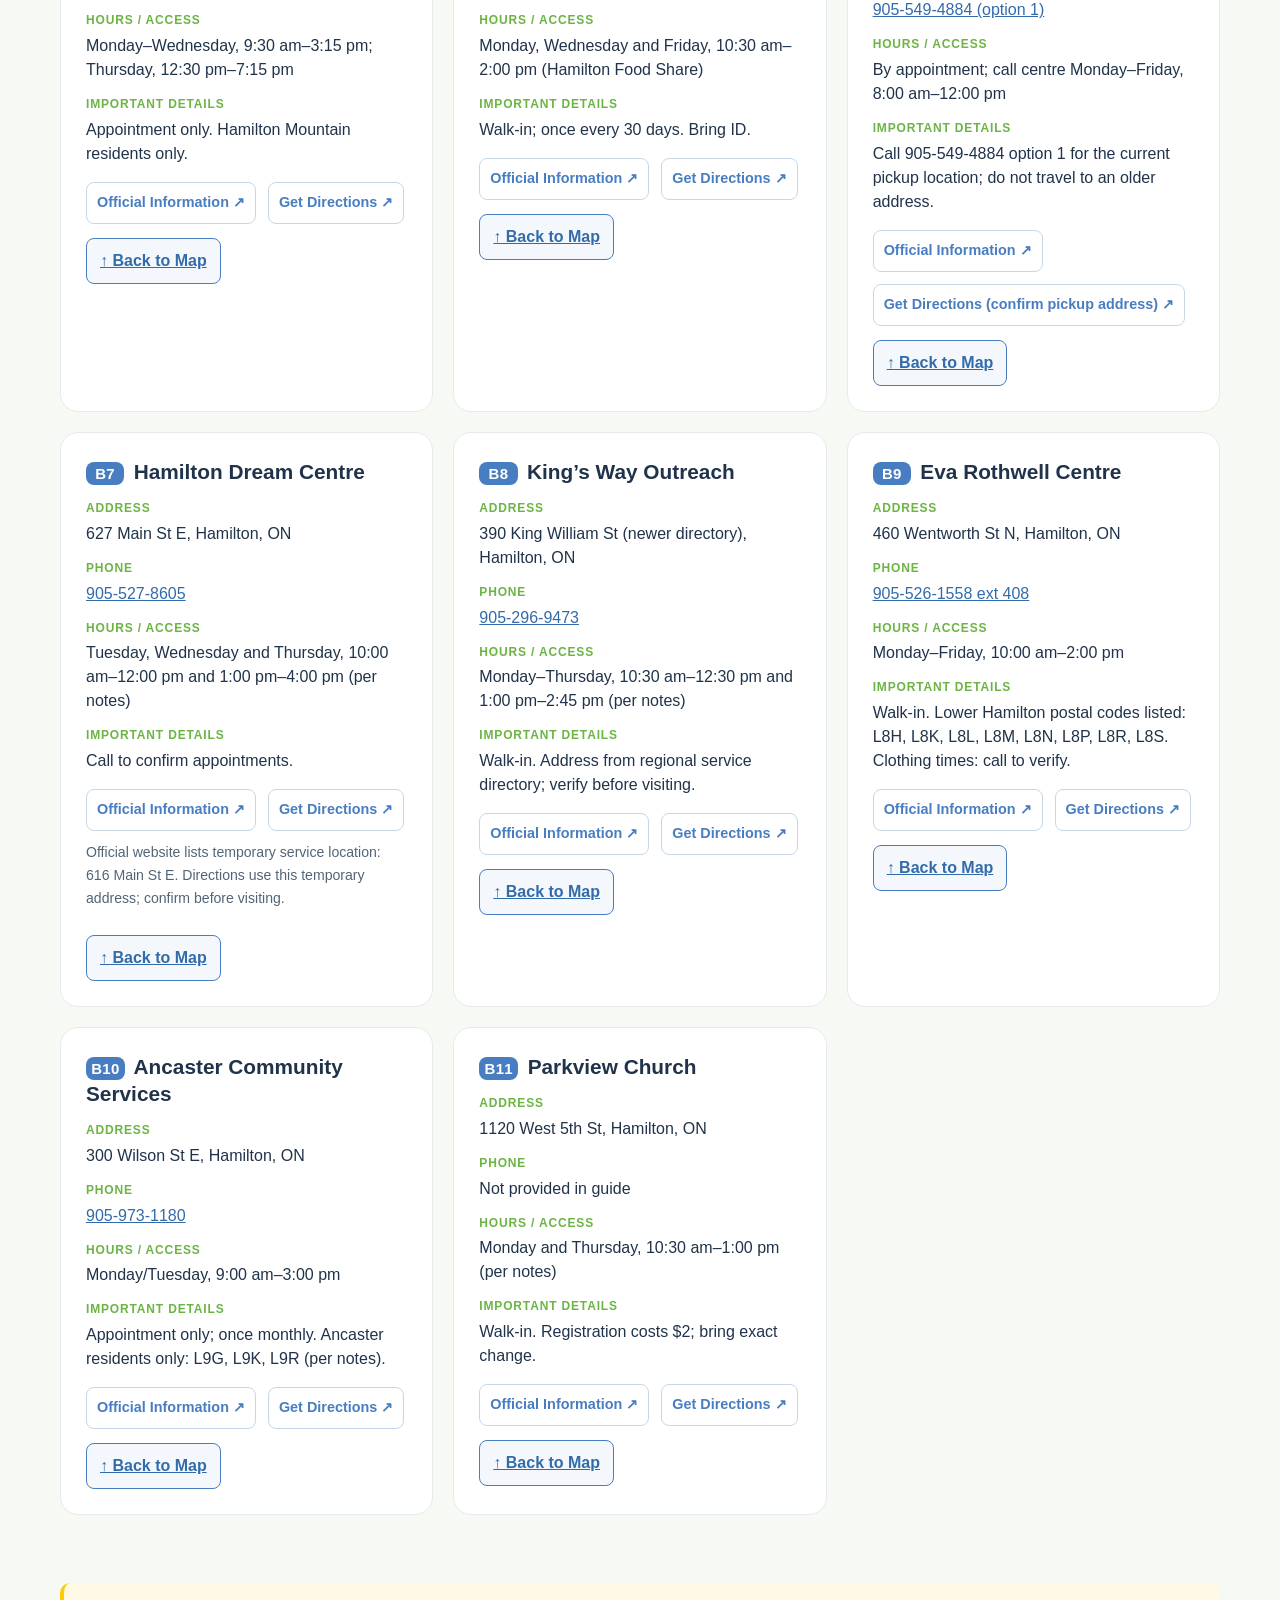
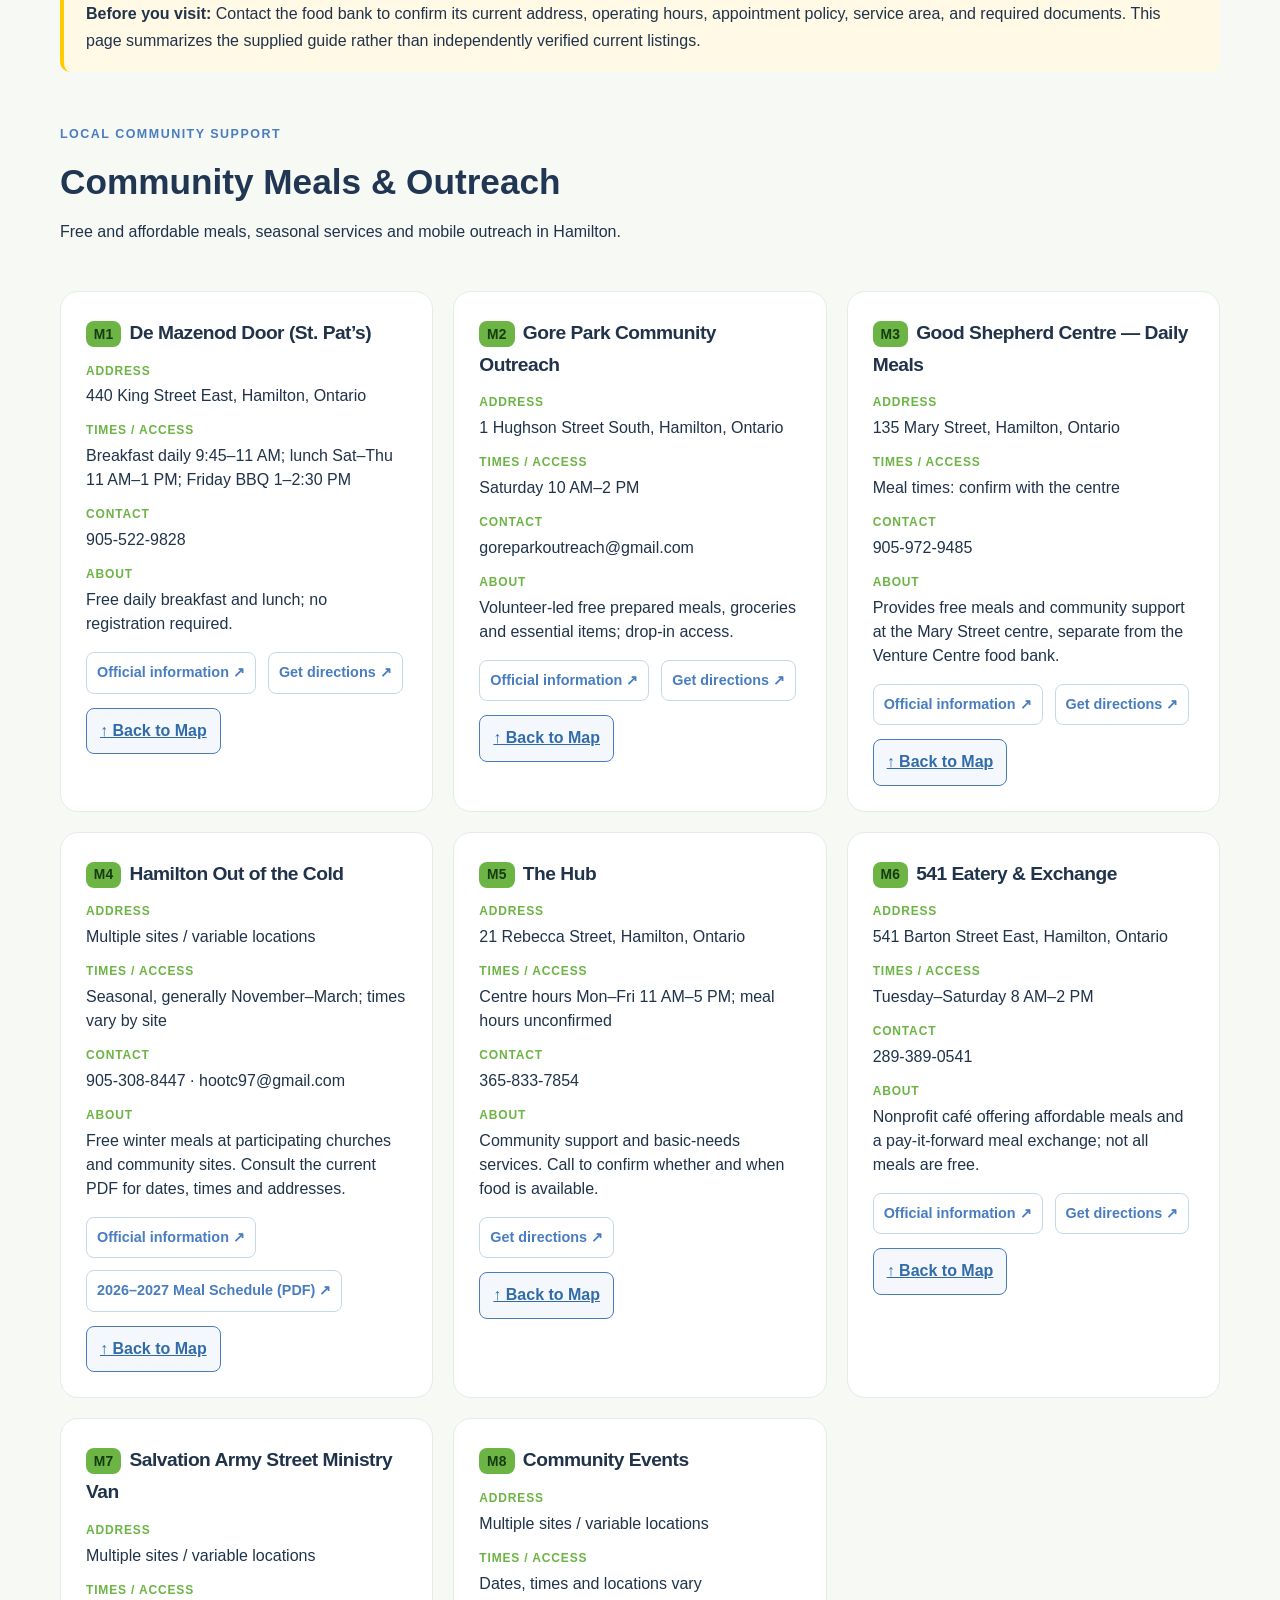
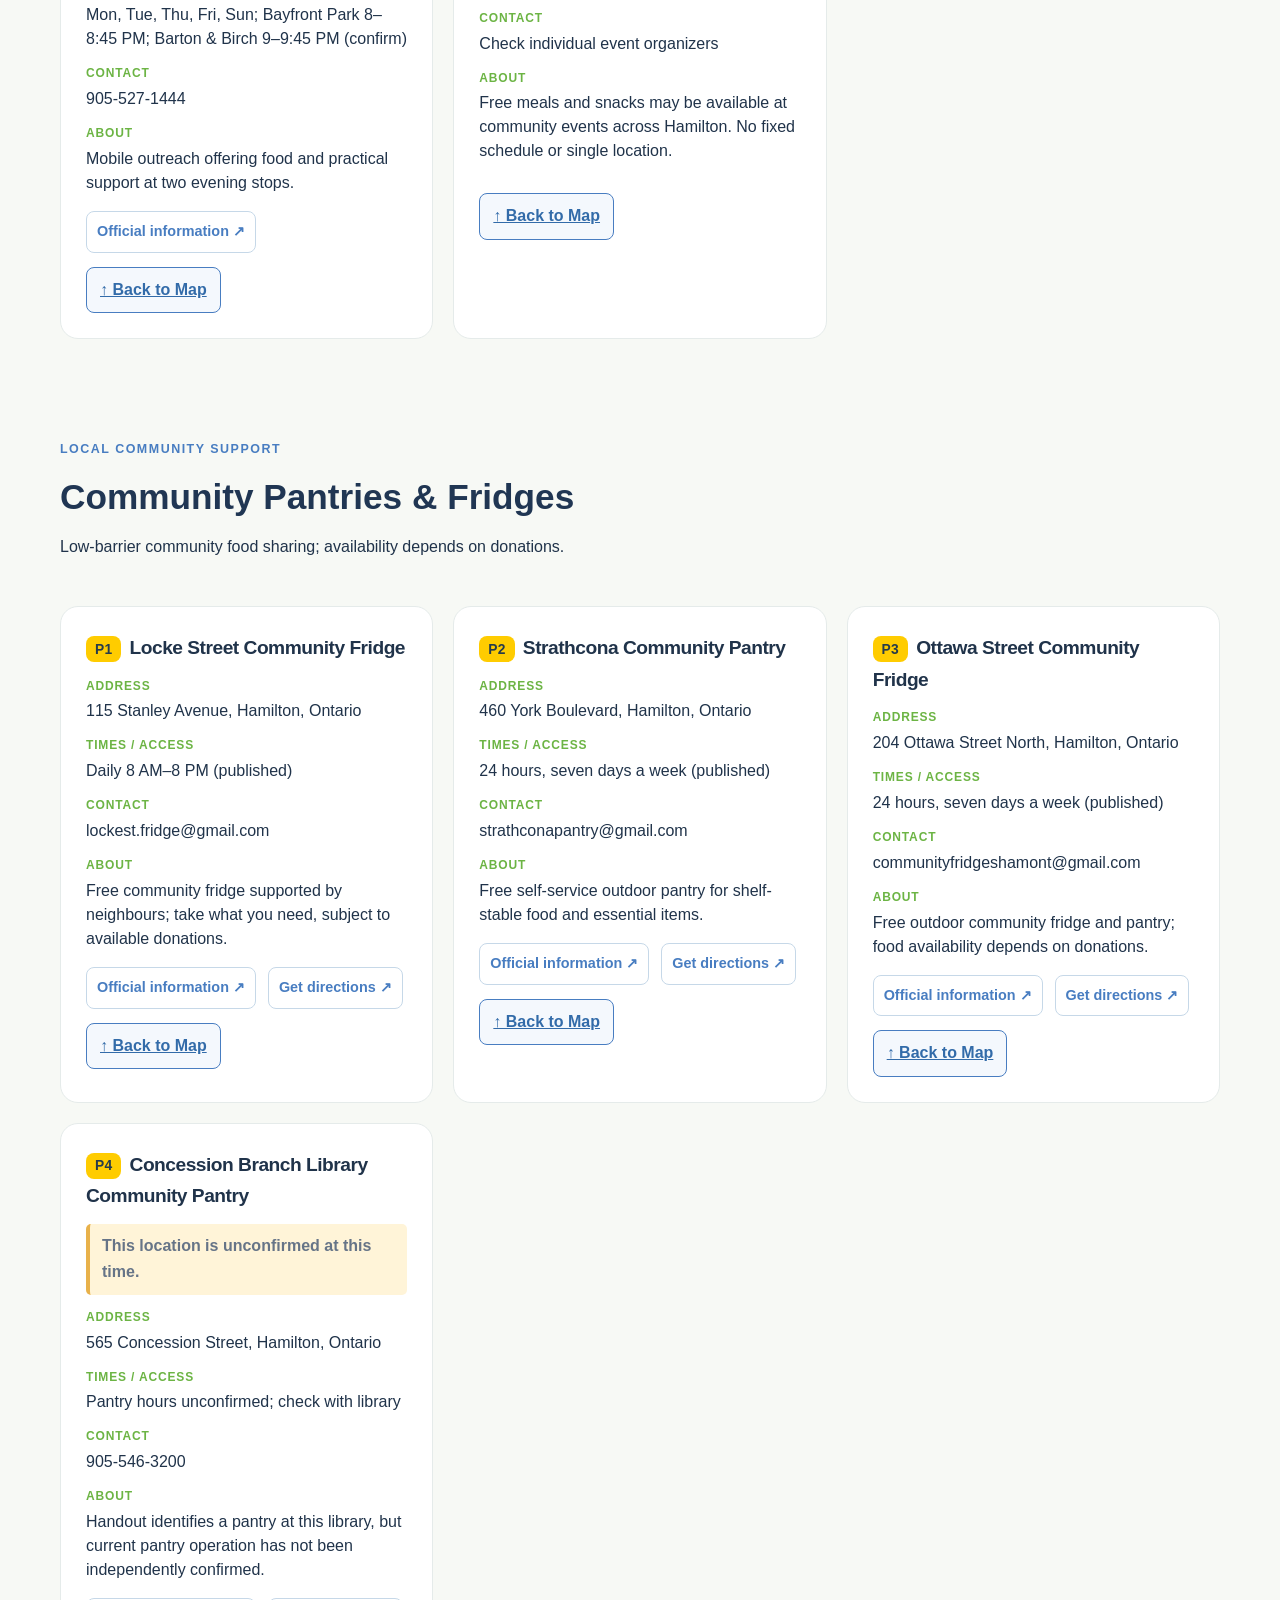
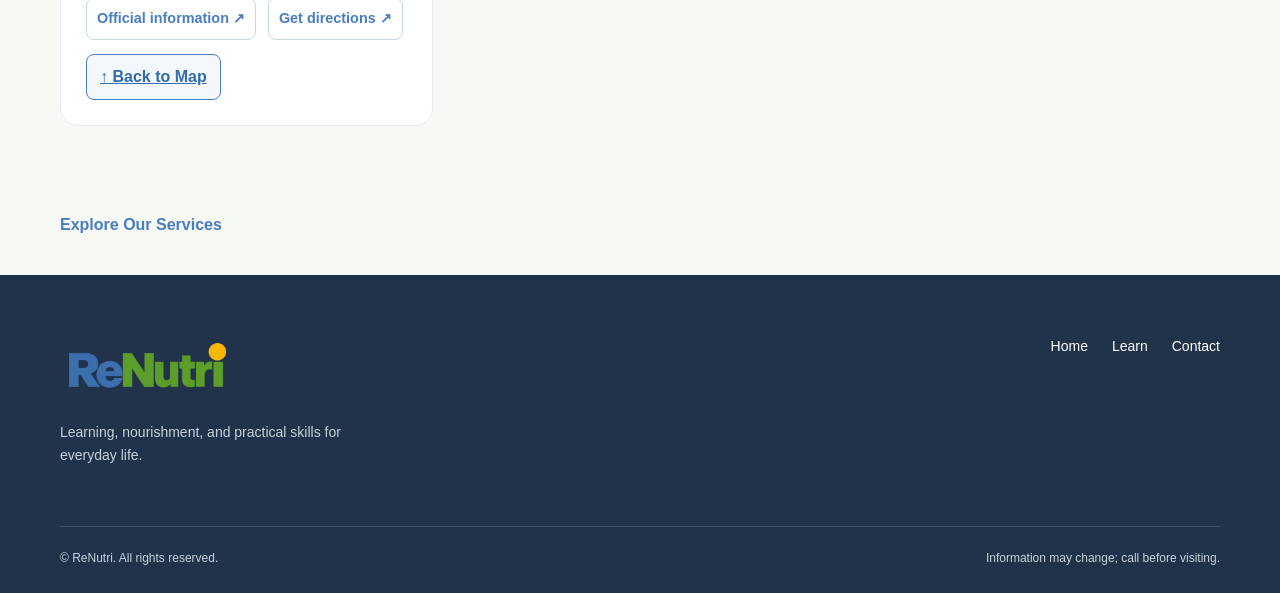
<file: local-supports.html>
<!DOCTYPE html>

<html lang="en"><head>
<meta property="og:type" content="website"/>
<meta property="og:site_name" content="ReNutri"/>
<meta property="og:title" content="ReNutri — Recovery with Nutrition"/>
<meta property="og:description" content="Nutritional Programs and Peer Support Services for Individuals and Organizations in the areas of addiction and mental health recovery."/>
<meta property="og:url" content="https://renutri.ca/local-supports.html"/>
<meta property="og:image" content="https://renutri.ca/renutri-social-sharing-preview.png"/>
<meta property="og:image:width" content="1200"/>
<meta property="og:image:height" content="630"/>
<meta property="og:image:alt" content="ReNutri nutrition education, culinary skills and food sharing"/>
<meta name="twitter:card" content="summary_large_image"/>
<meta name="twitter:title" content="ReNutri — Recovery with Nutrition"/>
<meta name="twitter:description" content="Nutritional Programs and Peer Support Services for Individuals and Organizations in the areas of addiction and mental health recovery."/>
<meta name="twitter:image" content="https://renutri.ca/renutri-social-sharing-preview.png"/>
<meta charset="utf-8"/><meta content="width=device-width, initial-scale=1" name="viewport"/><title>Local Supports | ReNutri</title><meta content="Hamilton food bank information and tips for preparing for a visit." name="description"/><link href="favicon.svg" rel="icon" type="image/svg+xml"/><link href="styles.css" rel="stylesheet"/><style>
.resource-heading{margin:28px 0 18px}.resource-heading h2{font-size:clamp(1.55rem,3vw,2.2rem);margin:6px 0 8px;color:#203653}.resource-heading p{max-width:780px;line-height:1.65}.resource-kicker{font-weight:800;letter-spacing:.12em;color:#487DC1;font-size:.78rem}.resource-map-section{margin:12px 0 44px}.resource-map-controls{display:flex;flex-wrap:wrap;gap:9px;margin:15px 0}.map-filter{border:1px solid #b8cbe1;background:white;color:#28476c;border-radius:999px;padding:10px 16px;font:inherit;font-weight:700;cursor:pointer}.map-filter.active,.map-filter:hover{background:#487DC1;color:white;border-color:#487DC1}#food-resource-map{height:480px;width:100%;border-radius:16px;border:1px solid #d5e0ec;overflow:hidden;background:#edf2f6}.map-loading{padding:24px;color:#35536f}.map-status,.resource-fineprint{font-size:.88rem;color:#526577;margin:10px 0}.resource-prep{margin:20px 0 32px}.prep-grid{display:grid;grid-template-columns:repeat(3,minmax(0,1fr));gap:13px}.prep-item{border:1px solid #dce7f0;background:#f6f9fd;border-radius:14px;padding:18px;display:flex;flex-direction:column;gap:7px}.prep-icon{font-size:2.25rem;line-height:1.3}.prep-item strong{color:#28476c}.prep-item span:last-child{font-size:.86rem;color:#596c7b}.resource-directory{margin-top:48px}.resource-card h3{font-size:1.2rem;margin:0 0 12px}.resource-card-links{display:flex;flex-wrap:wrap;gap:12px;margin-top:16px}.resource-card-links a{color:#487DC1;font-weight:700;font-size:.9rem}.unconfirmed-label{color:#8a4800;background:#fff4d8;border-left:4px solid #e8b14a;border-radius:5px;padding:9px 12px;font-weight:700}.resource-map-section .leaflet-popup-content{line-height:1.5;max-width:250px}.map-popup-title{font-weight:800;font-size:1rem;margin-bottom:7px}.map-popup-label{font-weight:700}.map-popup-link{display:inline-block;margin-top:8px;font-weight:700;color:#285f9b}.map-marker{border-radius:50%;border:3px solid white;box-shadow:0 1px 5px #5559;width:20px;height:20px}.map-marker.bank{background:#487DC1}.map-marker.meal{background:#6CB444}.map-marker.pantry{background:#FFCC00}@media(max-width:750px){.prep-grid{grid-template-columns:repeat(2,minmax(0,1fr))}#food-resource-map{height:390px}}@media(max-width:470px){.prep-grid{grid-template-columns:1fr}.map-filter{font-size:.84rem;padding:9px 11px}}

/* Local Supports: fast static map and responsive What to Bring cards */
.resource-static-map{display:block;width:100%;height:auto;border:1px solid #d5e0ec;border-radius:16px;background:#f7fafd}
.resource-map-legend{display:flex;flex-wrap:wrap;gap:18px;margin:14px 0;color:#28476c;font-weight:700}
.resource-legend-bank{color:#487DC1}.resource-legend-meal{color:#4b8c2a}.resource-legend-pantry{color:#FFCC00}
.resource-map-key{display:grid;grid-template-columns:repeat(3,minmax(0,1fr));gap:15px;margin:18px 0}
.resource-key-group{border:1px solid #dce7f0;border-radius:12px;padding:15px;background:#f8fafc}
.resource-key-group h3{margin:0 0 10px;font-size:1rem;color:#28476c}
.resource-key-group ul{list-style:none;padding:0;margin:0;display:grid;gap:8px}
.resource-key-group li{font-size:.82rem;line-height:1.4}
.key-code{display:inline-block;min-width:32px;text-align:center;border-radius:6px;padding:3px 5px;color:white}
.key-bank{background:#487DC1}.key-meal{background:#6CB444;color:#173b12}.key-pantry{background:#FFCC00;color:#283642}
.prep-grid{grid-template-columns:repeat(6,minmax(0,1fr))}
.prep-item{padding:13px 9px;align-items:center;text-align:center}
.prep-icon{font-size:2rem}
.prep-item strong{font-size:.85rem}
.resource-card-links a{display:inline-block;border:1px solid #c6d8e8;border-radius:8px;padding:8px 10px;text-decoration:none}
.resource-card-links a:hover,.resource-card-links a:focus-visible{background:#eef5fc}
@media(max-width:1000px){.prep-grid{grid-template-columns:repeat(3,minmax(0,1fr))}}
@media(max-width:750px){.resource-map-key{grid-template-columns:1fr}}
@media(max-width:600px){.prep-grid{grid-template-columns:repeat(2,minmax(0,1fr))}}

/* Local Supports: linked map references */
.resource-card-map-id{display:inline-flex;align-items:center;justify-content:center;min-width:2.55em;padding:.12em .35em;border-radius:8px;font-size:.72em;vertical-align:middle;font-weight:800;letter-spacing:.02em;color:white;background:#487DC1;margin-right:.25em}
.map-id-meal{background:#6CB444;color:#173B12}.map-id-pantry{background:#FFCC00;color:#263B4B}
.resource-key-link{color:inherit;text-decoration:none;display:inline-flex;align-items:baseline;gap:6px}
.resource-key-link:hover,.resource-key-link:focus-visible{text-decoration:underline;color:#487DC1}
article.support-card:target{outline:3px solid #487DC1;outline-offset:4px;scroll-margin-top:100px}

/* Local Supports clickable static street-map overlay */
.resource-map-brand-logo{display:block;width:min(230px,50%);height:auto;object-fit:contain;margin:0 0 12px}
.resource-clickable-map{position:relative;width:100%;line-height:0}
.resource-clickable-map .resource-static-map{width:100%;height:auto}
.resource-map-pin{position:absolute;display:flex;align-items:center;justify-content:center;transform:translate(-50%,-50%);width:clamp(23px,3.8vw,42px);height:clamp(23px,3.8vw,42px);border:2px solid white;border-radius:50%;box-shadow:0 1px 6px #0006;font:800 clamp(10px,1.45vw,15px)/1 Arial,sans-serif;text-decoration:none;color:white;background:#487DC1;line-height:1;z-index:1}
.resource-map-pin.pin-m{background:#6CB444;color:#183d16}.resource-map-pin.pin-p{background:#FFCC00;color:#263B4B}
.resource-map-pin:hover,.resource-map-pin:focus-visible{z-index:4;outline:3px solid #162C48;outline-offset:2px;transform:translate(-50%,-50%) scale(1.25)}
.resource-map-overlay-note{font-size:.86rem;color:#4C6173;margin:9px 0 14px}
@media(max-width:600px){.resource-map-pin{width:23px;height:23px;font-size:10px;border-width:1.5px}}

/* Per-card return link for the Local Supports map */
.resource-back-to-map{display:inline-flex;align-items:center;justify-content:center;margin-top:14px;padding:9px 13px;border:1px solid #487DC1;border-radius:8px;color:#285e9c;font-weight:700;text-decoration:none;background:#f4f8fd;}
.resource-back-to-map:hover,.resource-back-to-map:focus-visible{background:#e6f0fc;text-decoration:underline;}
#food-resources-map{scroll-margin-top:18px;}

/* User-provided street-map artwork: responsive transparent hotspots and two-way highlighting */
.resource-clickable-map{position:relative;width:100%;isolation:isolate}
.resource-clickable-map>.resource-static-map{display:block;width:100%;height:auto}
.resource-map-hotspot{position:absolute;display:block;transform:translate(-50%,-50%);width:3.1%;aspect-ratio:1;border-radius:50%;z-index:2;cursor:pointer;text-decoration:none;outline-offset:4px}
.resource-map-hotspot.hotspot-panel{width:3.0%;aspect-ratio:1}
.resource-map-hotspot:hover,.resource-map-hotspot:focus-visible{outline:3px solid #142e4d;background:#ffffff30;box-shadow:0 0 0 5px #fff9;z-index:4}
.resource-map-hotspot.hotspot-added{background:#6CB444;border:2px solid white;color:#183d16;font:800 clamp(8px,1.1vw,16px)/1 Arial,sans-serif;display:flex;align-items:center;justify-content:center;box-shadow:0 2px 7px #0007}
.resource-map-hotspot.pin-highlight{outline:4px solid #ffec64;background:#fff5a655;box-shadow:0 0 0 8px #fff9,0 0 22px 9px #fce04e;z-index:6;animation:resourcePinPulse 1s ease-in-out 3}
.resource-map-hotspot.hotspot-added.pin-highlight{background:#6CB444}
.support-card.card-highlight{outline:4px solid #487DC1;outline-offset:4px;background:#f0f7ff;box-shadow:0 0 0 8px #487DC125;transition:background .25s,box-shadow .25s}
.support-card[id^="resource-m"].card-highlight{outline-color:#6CB444;background:#f2faec;box-shadow:0 0 0 8px #6CB44425}
.support-card[id^="resource-p"].card-highlight{outline-color:#e6b900;background:#fffbea;box-shadow:0 0 0 8px #FFCC0030}
@keyframes resourcePinPulse{0%,100%{filter:brightness(1)}50%{filter:brightness(1.25)}}
@media(max-width:650px){.resource-map-hotspot{min-width:20px;min-height:20px}.resource-map-hotspot.hotspot-panel{min-width:20px;min-height:20px}.resource-map-hotspot.hotspot-added{font-size:9px}}
@media(prefers-reduced-motion:reduce){.resource-map-hotspot.pin-highlight{animation:none}}

/* Place the resources hint alongside the street-map title. */
.resource-map-heading-row{display:flex;align-items:center;justify-content:space-between;gap:12px 22px;flex-wrap:wrap}
.resource-map-heading-row h2{margin:6px 0 8px}
.resource-more-below{color:#487DC1;font-size:.92rem;font-weight:700;white-space:nowrap}
@media(max-width:650px){.resource-map-heading-row{align-items:flex-start;flex-direction:column;gap:2px}.resource-more-below{margin-bottom:8px}}
</style><style>
/* Match homepage navigation without changing shared styles. */
.nav-links{gap:clamp(8px,1.35vw,18px);white-space:nowrap}
.nav-links a{white-space:nowrap}
.nav-links a.recipes-nav{display:inline-flex;align-items:center;justify-content:center;background:#6CB444;color:#fff;padding:12px 20px;border-radius:100px;font-weight:750;text-decoration:none}
.nav-links a.recipes-nav:hover,.nav-links a.recipes-nav:focus-visible{background:#57952e;color:#fff;outline-offset:3px}
.nav-links a.food-supports-nav{display:inline-flex;align-items:center;justify-content:center;background:#FFCC00;color:#202020;padding:12px 20px;border-radius:100px;font-weight:750;text-decoration:none}
.nav-links a.food-supports-nav:hover,.nav-links a.food-supports-nav:focus-visible{background:#E8B900;color:#202020;outline-offset:3px}
@media(max-width:1100px){.nav-links{white-space:normal}.nav-links a{white-space:normal}}
</style></head><body><a class="skip-link" href="#main">Skip to content</a><header class="site-header"><div class="container nav-wrap"><a class="brand" href="index.html#home"><img alt="ReNutri" class="official-logo" src="renutri-logo.png"/></a><button aria-controls="nav-links" aria-expanded="false" aria-label="Open navigation" class="menu-toggle"><span></span><span></span><span></span></button><nav aria-label="Main navigation" class="nav-links" id="nav-links"><a href="about.html">About</a><a href="index.html#learn">Explore Our Services</a><a class="recipes-nav" href="recipes.html">Recipes</a><a class="nav-cta" href="index.html#contact">Get in touch</a></nav></div></header><main class="education-main" id="main"><section class="education-hero"><div class="container"><div class="section-tag">ECONOMICAL FOR ALL</div><h1>Local <span class="green">Supports</span> - Hamilton, Ontario</h1><p class="supports-intro">A practical guide to food banks and community food supports in Hamilton, Ontario.</p><a class="text-link" href="index.html#learn">Explore Our Services</a></div></section><section aria-label="Hamilton food banks" class="container"><section aria-labelledby="resource-map-title" class="resource-map-section" id="food-resources-map"><div class="resource-heading"><span class="resource-kicker">HAMILTON FOOD RESOURCES</span><div class="resource-map-heading-row"><h2 id="resource-map-title">Hamilton Food Resources — Street Map</h2><span class="resource-more-below">More Resources Below <span aria-hidden="true">↓</span></span></div><p>Select a numbered map marker to jump to its corresponding resource card. Use Get Directions for navigation; map marker placements are illustrative and should be confirmed before visiting.</p></div><div aria-label="Hamilton food resources map" class="resource-clickable-map"><img alt="Hamilton Food Resources street map showing numbered B food bank, M meals and outreach, and P community pantry markers. Select a marker to jump to its corresponding card." class="resource-static-map" decoding="async" height="1024" loading="eager" src="hamilton-food-resources-reference-map.png" width="1536"/><a aria-label="B1: View corresponding resource information card" class="resource-map-hotspot" data-resource-ref="B1" href="#resource-b1" style="left:31.38021%;top:34.57031%" title="B1 — View resource details"></a><a aria-label="B2: View corresponding resource information card" class="resource-map-hotspot" data-resource-ref="B2" href="#resource-b2" style="left:37.30469%;top:40.82031%" title="B2 — View resource details"></a><a aria-label="B3: View corresponding resource information card" class="resource-map-hotspot" data-resource-ref="B3" href="#resource-b3" style="left:47.98177%;top:37.01172%" title="B3 — View resource details"></a><a aria-label="B4: View corresponding resource information card" class="resource-map-hotspot" data-resource-ref="B4" href="#resource-b4" style="left:44.01042%;top:59.96094%" title="B4 — View resource details"></a><a aria-label="B5: View corresponding resource information card" class="resource-map-hotspot" data-resource-ref="B5" href="#resource-b5" style="left:38.73698%;top:50.78125%" title="B5 — View resource details"></a><a aria-label="B6: View corresponding resource information card" class="resource-map-hotspot hotspot-panel" data-resource-ref="B6" href="#resource-b6" style="left:81.64062%;top:48.14453%" title="B6 — View resource details"></a><a aria-label="B7: View corresponding resource information card" class="resource-map-hotspot" data-resource-ref="B7" href="#resource-b7" style="left:58.52865%;top:58.69141%" title="B7 — View resource details"></a><a aria-label="B8: View corresponding resource information card" class="resource-map-hotspot" data-resource-ref="B8" href="#resource-b8" style="left:26.30208%;top:48.43750%" title="B8 — View resource details"></a><a aria-label="B9: View corresponding resource information card" class="resource-map-hotspot" data-resource-ref="B9" href="#resource-b9" style="left:51.23698%;top:36.81641%" title="B9 — View resource details"></a><a aria-label="B10: View corresponding resource information card" class="resource-map-hotspot" data-resource-ref="B10" href="#resource-b10" style="left:5.33854%;top:69.82422%" title="B10 — View resource details"></a><a aria-label="B11: View corresponding resource information card" class="resource-map-hotspot" data-resource-ref="B11" href="#resource-b11" style="left:22.46094%;top:71.77734%" title="B11 — View resource details"></a><a aria-label="M1: View corresponding resource information card" class="resource-map-hotspot" data-resource-ref="M1" href="#resource-m1" style="left:39.45312%;top:46.19141%" title="M1 — View resource details"></a><a aria-label="M2: View corresponding resource information card" class="resource-map-hotspot" data-resource-ref="M2" href="#resource-m2" style="left:31.18490%;top:40.72266%" title="M2 — View resource details"></a><a aria-label="M3: View corresponding resource information card" class="resource-map-hotspot" data-resource-ref="M3" href="#resource-m3" style="left:26.88802%;top:41.40625%" title="M3 — View resource details"></a><a aria-label="M4: View corresponding resource information card" class="resource-map-hotspot hotspot-panel" data-resource-ref="M4" href="#resource-m4" style="left:81.64062%;top:56.34766%" title="M4 — View resource details"></a><a aria-label="M5: View corresponding resource information card" class="resource-map-hotspot hotspot-added" data-resource-ref="M5" href="#resource-m5" style="left:42.57812%;top:47.65625%" title="M5 — View resource details">M5</a><a aria-label="M6: View corresponding resource information card" class="resource-map-hotspot" data-resource-ref="M6" href="#resource-m6" style="left:56.57552%;top:46.38672%" title="M6 — View resource details"></a><a aria-label="M7: View corresponding resource information card" class="resource-map-hotspot hotspot-panel" data-resource-ref="M7" href="#resource-m7" style="left:81.64062%;top:63.96484%" title="M7 — View resource details"></a><a aria-label="M8: View corresponding resource information card" class="resource-map-hotspot hotspot-panel" data-resource-ref="M8" href="#resource-m8" style="left:81.64062%;top:71.28906%" title="M8 — View resource details"></a><a aria-label="P1: View corresponding resource information card" class="resource-map-hotspot" data-resource-ref="P1" href="#resource-p1" style="left:23.04688%;top:45.99609%" title="P1 — View resource details"></a><a aria-label="P2: View corresponding resource information card" class="resource-map-hotspot" data-resource-ref="P2" href="#resource-p2" style="left:27.53906%;top:55.76172%" title="P2 — View resource details"></a><a aria-label="P3: View corresponding resource information card" class="resource-map-hotspot" data-resource-ref="P3" href="#resource-p3" style="left:65.62500%;top:45.31250%" title="P3 — View resource details"></a><a aria-label="P4: View corresponding resource information card" class="resource-map-hotspot" data-resource-ref="P4" href="#resource-p4" style="left:56.57552%;top:67.67578%" title="P4 — View resource details"></a></div><p class="resource-map-overlay-note">Select a B, M or P marker to see its resource card. Locations without a single fixed address (B6, M4, M7 and M8) are linked from the panel on the right. The map is an illustration, not a verified navigation map.</p><div aria-label="Map marker categories" class="resource-map-legend"><span class="resource-legend-bank">● Food Banks</span><span class="resource-legend-meal">● Meals &amp; Outreach</span><span class="resource-legend-pantry">● Pantries &amp; Fridges</span></div><div class="resource-map-key"><section class="resource-key-group"><h3>Food Banks</h3><ul><li><a class="resource-key-link" href="#resource-b1"><strong class="key-code key-bank">B1</strong> Salvation Army</a></li><li><a class="resource-key-link" href="#resource-b2"><strong class="key-code key-bank">B2</strong> Good Shepherd Venture Centre</a></li><li><a class="resource-key-link" href="#resource-b3"><strong class="key-code key-bank">B3</strong> Mission Services Good Food Centre</a></li><li><a class="resource-key-link" href="#resource-b4"><strong class="key-code key-bank">B4</strong> Neighbour to Neighbour</a></li><li><a class="resource-key-link" href="#resource-b5"><strong class="key-code key-bank">B5</strong> Welcome Inn</a></li><li><a class="resource-key-link" href="#resource-b6"><strong class="key-code key-bank">B6</strong> Niwasa Food Bank</a></li><li><a class="resource-key-link" href="#resource-b7"><strong class="key-code key-bank">B7</strong> Hamilton Dream Centre</a></li><li><a class="resource-key-link" href="#resource-b8"><strong class="key-code key-bank">B8</strong> King’s Way Outreach</a></li><li><a class="resource-key-link" href="#resource-b9"><strong class="key-code key-bank">B9</strong> Eva Rothwell Centre</a></li><li><a class="resource-key-link" href="#resource-b10"><strong class="key-code key-bank">B10</strong> Ancaster Community Services</a></li><li><a class="resource-key-link" href="#resource-b11"><strong class="key-code key-bank">B11</strong> Parkview Church</a></li></ul></section><section class="resource-key-group"><h3>Community Meals &amp; Outreach</h3><ul><li><a class="resource-key-link" href="#resource-m1"><strong class="key-code key-meal">M1</strong> De Mazenod Door (St. Pat’s)</a></li><li><a class="resource-key-link" href="#resource-m2"><strong class="key-code key-meal">M2</strong> Gore Park Community Outreach</a></li><li><a class="resource-key-link" href="#resource-m3"><strong class="key-code key-meal">M3</strong> Good Shepherd Centre — Daily Meals</a></li><li><a class="resource-key-link" href="#resource-m4"><strong class="key-code key-meal">M4</strong> Hamilton Out of the Cold</a></li><li><a class="resource-key-link" href="#resource-m5"><strong class="key-code key-meal">M5</strong> The Hub</a></li><li><a class="resource-key-link" href="#resource-m6"><strong class="key-code key-meal">M6</strong> 541 Eatery &amp; Exchange</a></li><li><a class="resource-key-link" href="#resource-m7"><strong class="key-code key-meal">M7</strong> Salvation Army Street Ministry Van</a></li><li><a class="resource-key-link" href="#resource-m8"><strong class="key-code key-meal">M8</strong> Community Events</a></li></ul></section><section class="resource-key-group"><h3>Community Pantries &amp; Fridges</h3><ul><li><a class="resource-key-link" href="#resource-p1"><strong class="key-code key-pantry">P1</strong> Locke Street Community Fridge</a></li><li><a class="resource-key-link" href="#resource-p2"><strong class="key-code key-pantry">P2</strong> Strathcona Community Pantry</a></li><li><a class="resource-key-link" href="#resource-p3"><strong class="key-code key-pantry">P3</strong> Ottawa Street Community Fridge</a></li><li><a class="resource-key-link" href="#resource-p4"><strong class="key-code key-pantry">P4</strong> Concession Branch Library Community Pantry</a></li></ul></section></div><p class="resource-fineprint">The terrain and markers are illustrative, not surveyed geographic coordinates. Niwasa (B6) provides its pickup address when booking. Out of the Cold (M4), the Street Ministry Van (M7), and Community Events (M8) have variable locations and are listed in the key without a fixed map pin. The Concession Library pantry (P4) remains unconfirmed.</p></section><div class="resource-heading" id="food-banks"><span class="resource-kicker">HAMILTON FOOD RESOURCES</span><h2>Food Banks</h2></div><section aria-labelledby="what-bring-title" class="resource-prep"><div class="resource-heading"><span class="resource-kicker">PREPARE FOR YOUR VISIT</span><h2 id="what-bring-title">What to Bring</h2><p>Requirements vary by food bank. These items may help you prepare; check each location before visiting.</p></div><div class="prep-grid"><div class="prep-item"><span aria-hidden="true" class="prep-icon">🪪</span><strong>Photo identification</strong><span>Accepted ID for registration</span></div><div class="prep-item"><span aria-hidden="true" class="prep-icon">📄</span><strong>Proof of benefits or income</strong><span>Recent income or benefit statement</span></div><div class="prep-item"><span aria-hidden="true" class="prep-icon">🛍️</span><strong>Grocery bags</strong><span>Reusable bags for food</span></div><div class="prep-item"><span aria-hidden="true" class="prep-icon">❄️</span><strong>Freezer bags</strong><span>For chilled or frozen items</span></div><div class="prep-item"><span aria-hidden="true" class="prep-icon">🚌</span><strong>Transportation</strong><span>Bus, cab, Uber, friend or family</span></div><div class="prep-item"><span aria-hidden="true" class="prep-icon">🏠</span><strong>Proof of address and rent</strong><span>If the program requests it</span></div></div></section><div class="supports-grid"><article class="support-card" id="resource-b1"><h2><span aria-label="Map reference B1" class="resource-card-map-id map-id-bank">B1</span> Salvation Army</h2><dl><dt>Address</dt><dd>80 Bay St N, Hamilton, ON</dd><dt>Phone</dt><dd><a href="tel:9055401888">905-540-1888 ext 101</a></dd><dt>Hours / access</dt><dd>Appointment only; every 6 weeks (per notes)</dd><dt>Important details</dt><dd>Bring ID, proof of income, address and rent.</dd></dl><div class="resource-card-links"><a href="https://hamiltonfoodshare.org/looking-for-help" rel="noopener noreferrer" target="_blank">Official Information ↗</a><a href="https://www.google.com/maps/dir/?api=1&amp;destination=80%20Bay%20St%20N%2C%20Hamilton%2C%20ON%2C%20Canada" rel="noopener noreferrer" target="_blank">Get Directions ↗</a></div><a aria-label="Back to food resources map from B1 Salvation Army" class="resource-back-to-map" href="#food-resources-map">↑ Back to Map</a></article><article class="support-card" id="resource-b2"><h2><span aria-label="Map reference B2" class="resource-card-map-id map-id-bank">B2</span> Good Shepherd Venture Centre</h2><dl><dt>Address</dt><dd>155 Cannon St E, Hamilton, ON</dd><dt>Phone</dt><dd><a href="tel:9059729485">905-972-9485</a></dd><dt>Hours / access</dt><dd>Monday–Friday, 9:00 am–2:45 pm</dd><dt>Important details</dt><dd>First registration in person; registered visits by appointment. Food and clothing.</dd></dl><div class="resource-card-links"><a href="https://hamiltonfoodshare.org/looking-for-help" rel="noopener noreferrer" target="_blank">Official Information ↗</a><a href="https://www.google.com/maps/dir/?api=1&amp;destination=155%20Cannon%20St%20E%2C%20Hamilton%2C%20ON%2C%20Canada" rel="noopener noreferrer" target="_blank">Get Directions ↗</a></div><a aria-label="Back to food resources map from B2 Good Shepherd Venture Centre" class="resource-back-to-map" href="#food-resources-map">↑ Back to Map</a></article><article class="support-card" id="resource-b3"><h2><span aria-label="Map reference B3" class="resource-card-map-id map-id-bank">B3</span> Mission Services Good Food Centre</h2><dl><dt>Address</dt><dd>196 Wentworth St N, Hamilton, ON</dd><dt>Phone</dt><dd><a href="tel:9055284212">905-528-4212</a></dd><dt>Hours / access</dt><dd>Monday, Wednesday and Friday, 9:00 am–12:30 pm (newer listing)</dd><dt>Important details</dt><dd>Walk-in (per notes). Bring ID and address. Call first.</dd></dl><div class="resource-card-links"><a href="https://hamiltonfoodshare.org/looking-for-help" rel="noopener noreferrer" target="_blank">Official Information ↗</a><a href="https://www.google.com/maps/dir/?api=1&amp;destination=196%20Wentworth%20St%20N%2C%20Hamilton%2C%20ON%2C%20Canada" rel="noopener noreferrer" target="_blank">Get Directions ↗</a></div><a aria-label="Back to food resources map from B3 Mission Services Good Food Centre" class="resource-back-to-map" href="#food-resources-map">↑ Back to Map</a></article><article class="support-card" id="resource-b4"><h2><span aria-label="Map reference B4" class="resource-card-map-id map-id-bank">B4</span> Neighbour to Neighbour</h2><dl><dt>Address</dt><dd>28 Athens St, Hamilton, ON</dd><dt>Phone</dt><dd><a href="tel:9055741334">905-574-1334 ext 300</a></dd><dt>Hours / access</dt><dd>Monday–Wednesday, 9:30 am–3:15 pm; Thursday, 12:30 pm–7:15 pm</dd><dt>Important details</dt><dd>Appointment only. Hamilton Mountain residents only.</dd></dl><div class="resource-card-links"><a href="https://hamiltonfoodshare.org/looking-for-help" rel="noopener noreferrer" target="_blank">Official Information ↗</a><a href="https://www.google.com/maps/dir/?api=1&amp;destination=28%20Athens%20St%2C%20Hamilton%2C%20ON%2C%20Canada" rel="noopener noreferrer" target="_blank">Get Directions ↗</a></div><a aria-label="Back to food resources map from B4 Neighbour to Neighbour" class="resource-back-to-map" href="#food-resources-map">↑ Back to Map</a></article><article class="support-card" id="resource-b5"><h2><span aria-label="Map reference B5" class="resource-card-map-id map-id-bank">B5</span> Welcome Inn</h2><dl><dt>Address</dt><dd>40 Wood St E, Hamilton, ON</dd><dt>Phone</dt><dd><a href="tel:9055255824">905-525-5824</a></dd><dt>Hours / access</dt><dd>Monday, Wednesday and Friday, 10:30 am–2:00 pm (Hamilton Food Share)</dd><dt>Important details</dt><dd>Walk-in; once every 30 days. Bring ID.</dd></dl><div class="resource-card-links"><a href="https://hamiltonfoodshare.org/looking-for-help" rel="noopener noreferrer" target="_blank">Official Information ↗</a><a href="https://www.google.com/maps/dir/?api=1&amp;destination=40%20Wood%20St%20E%2C%20Hamilton%2C%20ON%2C%20Canada" rel="noopener noreferrer" target="_blank">Get Directions ↗</a></div><a aria-label="Back to food resources map from B5 Welcome Inn" class="resource-back-to-map" href="#food-resources-map">↑ Back to Map</a></article><article class="support-card" id="resource-b6"><h2><span aria-label="Map reference B6" class="resource-card-map-id map-id-bank">B6</span> Niwasa Food Bank</h2><dl><dt>Address</dt><dd>East Hamilton — pickup address provided when booking (relocated August 2026)</dd><dt>Phone</dt><dd><a href="tel:9055494884">905-549-4884 (option 1)</a></dd><dt>Hours / access</dt><dd>By appointment; call centre Monday–Friday, 8:00 am–12:00 pm</dd><dt>Important details</dt><dd>Call 905-549-4884 option 1 for the current pickup location; do not travel to an older address.</dd></dl><div class="resource-card-links"><a href="https://hamiltonfoodshare.org/looking-for-help" rel="noopener noreferrer" target="_blank">Official Information ↗</a><a href="https://www.google.com/maps/search/?api=1&amp;query=Niwasa%20Kendaaswin%20Teg%20Hamilton%20Ontario" rel="noopener noreferrer" target="_blank">Get Directions (confirm pickup address) ↗</a></div><a aria-label="Back to food resources map from B6 Niwasa Food Bank" class="resource-back-to-map" href="#food-resources-map">↑ Back to Map</a></article><article class="support-card" id="resource-b7"><h2><span aria-label="Map reference B7" class="resource-card-map-id map-id-bank">B7</span> Hamilton Dream Centre</h2><dl><dt>Address</dt><dd>627 Main St E, Hamilton, ON</dd><dt>Phone</dt><dd><a href="tel:9055278605">905-527-8605</a></dd><dt>Hours / access</dt><dd>Tuesday, Wednesday and Thursday, 10:00 am–12:00 pm and 1:00 pm–4:00 pm (per notes)</dd><dt>Important details</dt><dd>Call to confirm appointments.</dd></dl><div class="resource-card-links"><a href="https://hamiltondreamcenter.ca/services/" rel="noopener noreferrer" target="_blank">Official Information ↗</a><a href="https://www.google.com/maps/dir/?api=1&amp;destination=616%20Main%20St%20E%2C%20Hamilton%2C%20Ontario%2C%20Canada" rel="noopener noreferrer" target="_blank">Get Directions ↗</a></div><p class="resource-fineprint">Official website lists temporary service location: 616 Main St E. Directions use this temporary address; confirm before visiting.</p><a aria-label="Back to food resources map from B7 Hamilton Dream Centre" class="resource-back-to-map" href="#food-resources-map">↑ Back to Map</a></article><article class="support-card" id="resource-b8"><h2><span aria-label="Map reference B8" class="resource-card-map-id map-id-bank">B8</span> King’s Way Outreach</h2><dl><dt>Address</dt><dd>390 King William St (newer directory), Hamilton, ON</dd><dt>Phone</dt><dd><a href="tel:9052969473">905-296-9473</a></dd><dt>Hours / access</dt><dd>Monday–Thursday, 10:30 am–12:30 pm and 1:00 pm–2:45 pm (per notes)</dd><dt>Important details</dt><dd>Walk-in. Address from regional service directory; verify before visiting.</dd></dl><div class="resource-card-links"><a href="https://www.alifeatatime.com/" rel="noopener noreferrer" target="_blank">Official Information ↗</a><a href="https://www.google.com/maps/dir/?api=1&amp;destination=390%20King%20William%20St%2C%20Hamilton%2C%20ON%2C%20Canada" rel="noopener noreferrer" target="_blank">Get Directions ↗</a></div><a aria-label="Back to food resources map from B8 King’s Way Outreach" class="resource-back-to-map" href="#food-resources-map">↑ Back to Map</a></article><article class="support-card" id="resource-b9"><h2><span aria-label="Map reference B9" class="resource-card-map-id map-id-bank">B9</span> Eva Rothwell Centre</h2><dl><dt>Address</dt><dd>460 Wentworth St N, Hamilton, ON</dd><dt>Phone</dt><dd><a href="tel:9055261558">905-526-1558 ext 408</a></dd><dt>Hours / access</dt><dd>Monday–Friday, 10:00 am–2:00 pm</dd><dt>Important details</dt><dd>Walk-in. Lower Hamilton postal codes listed: L8H, L8K, L8L, L8M, L8N, L8P, L8R, L8S. Clothing times: call to verify.</dd></dl><div class="resource-card-links"><a href="https://hamiltonfoodshare.org/looking-for-help" rel="noopener noreferrer" target="_blank">Official Information ↗</a><a href="https://www.google.com/maps/dir/?api=1&amp;destination=460%20Wentworth%20St%20N%2C%20Hamilton%2C%20ON%2C%20Canada" rel="noopener noreferrer" target="_blank">Get Directions ↗</a></div><a aria-label="Back to food resources map from B9 Eva Rothwell Centre" class="resource-back-to-map" href="#food-resources-map">↑ Back to Map</a></article><article class="support-card" id="resource-b10"><h2><span aria-label="Map reference B10" class="resource-card-map-id map-id-bank">B10</span> Ancaster Community Services</h2><dl><dt>Address</dt><dd>300 Wilson St E, Hamilton, ON</dd><dt>Phone</dt><dd><a href="tel:9059731180">905-973-1180</a></dd><dt>Hours / access</dt><dd>Monday/Tuesday, 9:00 am–3:00 pm</dd><dt>Important details</dt><dd>Appointment only; once monthly. Ancaster residents only: L9G, L9K, L9R (per notes).</dd></dl><div class="resource-card-links"><a href="https://hamiltonfoodshare.org/looking-for-help" rel="noopener noreferrer" target="_blank">Official Information ↗</a><a href="https://www.google.com/maps/dir/?api=1&amp;destination=300%20Wilson%20St%20E%2C%20Hamilton%2C%20ON%2C%20Canada" rel="noopener noreferrer" target="_blank">Get Directions ↗</a></div><a aria-label="Back to food resources map from B10 Ancaster Community Services" class="resource-back-to-map" href="#food-resources-map">↑ Back to Map</a></article><article class="support-card" id="resource-b11"><h2><span aria-label="Map reference B11" class="resource-card-map-id map-id-bank">B11</span> Parkview Church</h2><dl><dt>Address</dt><dd>1120 West 5th St, Hamilton, ON</dd><dt>Phone</dt><dd>Not provided in guide</dd><dt>Hours / access</dt><dd>Monday and Thursday, 10:30 am–1:00 pm (per notes)</dd><dt>Important details</dt><dd>Walk-in. Registration costs $2; bring exact change.</dd></dl><div class="resource-card-links"><a href="https://parkviewchurchhamilton.ca/food/" rel="noopener noreferrer" target="_blank">Official Information ↗</a><a href="https://www.google.com/maps/dir/?api=1&amp;destination=1120%20West%205th%20St%2C%20Hamilton%2C%20ON%2C%20Canada" rel="noopener noreferrer" target="_blank">Get Directions ↗</a></div><a aria-label="Back to food resources map from B11 Parkview Church" class="resource-back-to-map" href="#food-resources-map">↑ Back to Map</a></article></div><div class="supports-note"><strong>Before you visit:</strong> Contact the food bank to confirm its current address, operating hours, appointment policy, service area, and required documents. This page summarizes the supplied guide rather than independently verified current listings.</div><section class="resource-directory"><div class="resource-heading"><span class="resource-kicker">LOCAL COMMUNITY SUPPORT</span><h2>Community Meals &amp; Outreach</h2><p>Free and affordable meals, seasonal services and mobile outreach in Hamilton.</p></div><div class="supports-grid"><article class="support-card resource-card" id="resource-m1"><h3><span aria-label="Map reference M1" class="resource-card-map-id map-id-meal">M1</span> De Mazenod Door (St. Pat’s)</h3><dl><dt>Address</dt><dd>440 King Street East, Hamilton, Ontario</dd><dt>Times / access</dt><dd>Breakfast daily 9:45–11 AM; lunch Sat–Thu 11 AM–1 PM; Friday BBQ 1–2:30 PM</dd><dt>Contact</dt><dd>905-522-9828</dd><dt>About</dt><dd>Free daily breakfast and lunch; no registration required.</dd></dl><div class="resource-card-links"><a href="https://demazenod-door.ca/" rel="noopener noreferrer" target="_blank">Official information ↗</a><a href="https://www.google.com/maps/dir/?api=1&amp;destination=440%20King%20Street%20East%2C%20Hamilton%2C%20Ontario" rel="noopener noreferrer" target="_blank">Get directions ↗</a></div><a aria-label="Back to food resources map from resource-m1" class="resource-back-to-map" href="#food-resources-map">↑ Back to Map</a></article><article class="support-card resource-card" id="resource-m2"><h3><span aria-label="Map reference M2" class="resource-card-map-id map-id-meal">M2</span> Gore Park Community Outreach</h3><dl><dt>Address</dt><dd>1 Hughson Street South, Hamilton, Ontario</dd><dt>Times / access</dt><dd>Saturday 10 AM–2 PM</dd><dt>Contact</dt><dd>goreparkoutreach@gmail.com</dd><dt>About</dt><dd>Volunteer-led free prepared meals, groceries and essential items; drop-in access.</dd></dl><div class="resource-card-links"><a href="https://goreparkoutreach.ca/" rel="noopener noreferrer" target="_blank">Official information ↗</a><a href="https://www.google.com/maps/dir/?api=1&amp;destination=1%20Hughson%20Street%20South%2C%20Hamilton%2C%20Ontario" rel="noopener noreferrer" target="_blank">Get directions ↗</a></div><a aria-label="Back to food resources map from resource-m2" class="resource-back-to-map" href="#food-resources-map">↑ Back to Map</a></article><article class="support-card resource-card" id="resource-m3"><h3><span aria-label="Map reference M3" class="resource-card-map-id map-id-meal">M3</span> Good Shepherd Centre — Daily Meals</h3><dl><dt>Address</dt><dd>135 Mary Street, Hamilton, Ontario</dd><dt>Times / access</dt><dd>Meal times: confirm with the centre</dd><dt>Contact</dt><dd>905-972-9485</dd><dt>About</dt><dd>Provides free meals and community support at the Mary Street centre, separate from the Venture Centre food bank.</dd></dl><div class="resource-card-links"><a href="https://goodshepherdcentres.ca/" rel="noopener noreferrer" target="_blank">Official information ↗</a><a href="https://www.google.com/maps/dir/?api=1&amp;destination=135%20Mary%20Street%2C%20Hamilton%2C%20Ontario" rel="noopener noreferrer" target="_blank">Get directions ↗</a></div><a aria-label="Back to food resources map from resource-m3" class="resource-back-to-map" href="#food-resources-map">↑ Back to Map</a></article><article class="support-card resource-card" id="resource-m4"><h3><span aria-label="Map reference M4" class="resource-card-map-id map-id-meal">M4</span> Hamilton Out of the Cold</h3><dl><dt>Address</dt><dd>Multiple sites / variable locations</dd><dt>Times / access</dt><dd>Seasonal, generally November–March; times vary by site</dd><dt>Contact</dt><dd>905-308-8447 · hootc97@gmail.com</dd><dt>About</dt><dd>Free winter meals at participating churches and community sites. Consult the current PDF for dates, times and addresses.</dd></dl><div class="resource-card-links"><a href="https://hamiltonoutofthecold.ca/" rel="noopener noreferrer" target="_blank">Official information ↗</a><a href="https://hamiltonoutofthecold.ca/wp-content/uploads/2026/10/2026-2027-MEAL-SCHEDULE.pdf" rel="noopener noreferrer" target="_blank">2026–2027 Meal Schedule (PDF) ↗</a></div><a aria-label="Back to food resources map from resource-m4" class="resource-back-to-map" href="#food-resources-map">↑ Back to Map</a></article><article class="support-card resource-card" id="resource-m5"><h3><span aria-label="Map reference M5" class="resource-card-map-id map-id-meal">M5</span> The Hub</h3><dl><dt>Address</dt><dd>21 Rebecca Street, Hamilton, Ontario</dd><dt>Times / access</dt><dd>Centre hours Mon–Fri 11 AM–5 PM; meal hours unconfirmed</dd><dt>Contact</dt><dd>365-833-7854</dd><dt>About</dt><dd>Community support and basic-needs services. Call to confirm whether and when food is available.</dd></dl><div class="resource-card-links"><a href="https://www.google.com/maps/dir/?api=1&amp;destination=21%20Rebecca%20Street%2C%20Hamilton%2C%20Ontario" rel="noopener noreferrer" target="_blank">Get directions ↗</a></div><a aria-label="Back to food resources map from resource-m5" class="resource-back-to-map" href="#food-resources-map">↑ Back to Map</a></article><article class="support-card resource-card" id="resource-m6"><h3><span aria-label="Map reference M6" class="resource-card-map-id map-id-meal">M6</span> 541 Eatery &amp; Exchange</h3><dl><dt>Address</dt><dd>541 Barton Street East, Hamilton, Ontario</dd><dt>Times / access</dt><dd>Tuesday–Saturday 8 AM–2 PM</dd><dt>Contact</dt><dd>289-389-0541</dd><dt>About</dt><dd>Nonprofit café offering affordable meals and a pay-it-forward meal exchange; not all meals are free.</dd></dl><div class="resource-card-links"><a href="https://www.fivefortyone.ca/" rel="noopener noreferrer" target="_blank">Official information ↗</a><a href="https://www.google.com/maps/dir/?api=1&amp;destination=541%20Barton%20Street%20East%2C%20Hamilton%2C%20Ontario" rel="noopener noreferrer" target="_blank">Get directions ↗</a></div><a aria-label="Back to food resources map from resource-m6" class="resource-back-to-map" href="#food-resources-map">↑ Back to Map</a></article><article class="support-card resource-card" id="resource-m7"><h3><span aria-label="Map reference M7" class="resource-card-map-id map-id-meal">M7</span> Salvation Army Street Ministry Van</h3><dl><dt>Address</dt><dd>Multiple sites / variable locations</dd><dt>Times / access</dt><dd>Mon, Tue, Thu, Fri, Sun; Bayfront Park 8–8:45 PM; Barton &amp; Birch 9–9:45 PM (confirm)</dd><dt>Contact</dt><dd>905-527-1444</dd><dt>About</dt><dd>Mobile outreach offering food and practical support at two evening stops.</dd></dl><div class="resource-card-links"><a href="https://salvationarmyhhb.ca/outreach/" rel="noopener noreferrer" target="_blank">Official information ↗</a></div><a aria-label="Back to food resources map from resource-m7" class="resource-back-to-map" href="#food-resources-map">↑ Back to Map</a></article><article class="support-card resource-card" id="resource-m8"><h3><span aria-label="Map reference M8" class="resource-card-map-id map-id-meal">M8</span> Community Events</h3><dl><dt>Address</dt><dd>Multiple sites / variable locations</dd><dt>Times / access</dt><dd>Dates, times and locations vary</dd><dt>Contact</dt><dd>Check individual event organizers</dd><dt>About</dt><dd>Free meals and snacks may be available at community events across Hamilton. No fixed schedule or single location.</dd></dl><div class="resource-card-links"></div><a aria-label="Back to food resources map from resource-m8" class="resource-back-to-map" href="#food-resources-map">↑ Back to Map</a></article></div></section><section class="resource-directory"><div class="resource-heading"><span class="resource-kicker">LOCAL COMMUNITY SUPPORT</span><h2>Community Pantries &amp; Fridges</h2><p>Low-barrier community food sharing; availability depends on donations.</p></div><div class="supports-grid"><article class="support-card resource-card" id="resource-p1"><h3><span aria-label="Map reference P1" class="resource-card-map-id map-id-pantry">P1</span> Locke Street Community Fridge</h3><dl><dt>Address</dt><dd>115 Stanley Avenue, Hamilton, Ontario</dd><dt>Times / access</dt><dd>Daily 8 AM–8 PM (published)</dd><dt>Contact</dt><dd>lockest.fridge@gmail.com</dd><dt>About</dt><dd>Free community fridge supported by neighbours; take what you need, subject to available donations.</dd></dl><div class="resource-card-links"><a href="https://linktr.ee/locke.street.fridge" rel="noopener noreferrer" target="_blank">Official information ↗</a><a href="https://www.google.com/maps/dir/?api=1&amp;destination=115%20Stanley%20Avenue%2C%20Hamilton%2C%20Ontario" rel="noopener noreferrer" target="_blank">Get directions ↗</a></div><a aria-label="Back to food resources map from resource-p1" class="resource-back-to-map" href="#food-resources-map">↑ Back to Map</a></article><article class="support-card resource-card" id="resource-p2"><h3><span aria-label="Map reference P2" class="resource-card-map-id map-id-pantry">P2</span> Strathcona Community Pantry</h3><dl><dt>Address</dt><dd>460 York Boulevard, Hamilton, Ontario</dd><dt>Times / access</dt><dd>24 hours, seven days a week (published)</dd><dt>Contact</dt><dd>strathconapantry@gmail.com</dd><dt>About</dt><dd>Free self-service outdoor pantry for shelf-stable food and essential items.</dd></dl><div class="resource-card-links"><a href="https://linktr.ee/strathconapantry" rel="noopener noreferrer" target="_blank">Official information ↗</a><a href="https://www.google.com/maps/dir/?api=1&amp;destination=460%20York%20Boulevard%2C%20Hamilton%2C%20Ontario" rel="noopener noreferrer" target="_blank">Get directions ↗</a></div><a aria-label="Back to food resources map from resource-p2" class="resource-back-to-map" href="#food-resources-map">↑ Back to Map</a></article><article class="support-card resource-card" id="resource-p3"><h3><span aria-label="Map reference P3" class="resource-card-map-id map-id-pantry">P3</span> Ottawa Street Community Fridge</h3><dl><dt>Address</dt><dd>204 Ottawa Street North, Hamilton, Ontario</dd><dt>Times / access</dt><dd>24 hours, seven days a week (published)</dd><dt>Contact</dt><dd>communityfridgeshamont@gmail.com</dd><dt>About</dt><dd>Free outdoor community fridge and pantry; food availability depends on donations.</dd></dl><div class="resource-card-links"><a href="https://communityfridgeshamont.ca/faq/" rel="noopener noreferrer" target="_blank">Official information ↗</a><a href="https://www.google.com/maps/dir/?api=1&amp;destination=204%20Ottawa%20Street%20North%2C%20Hamilton%2C%20Ontario" rel="noopener noreferrer" target="_blank">Get directions ↗</a></div><a aria-label="Back to food resources map from resource-p3" class="resource-back-to-map" href="#food-resources-map">↑ Back to Map</a></article><article class="support-card resource-card" id="resource-p4"><h3><span aria-label="Map reference P4" class="resource-card-map-id map-id-pantry">P4</span> Concession Branch Library Community Pantry</h3><p class="unconfirmed-label">This location is unconfirmed at this time.</p><dl><dt>Address</dt><dd>565 Concession Street, Hamilton, Ontario</dd><dt>Times / access</dt><dd>Pantry hours unconfirmed; check with library</dd><dt>Contact</dt><dd>905-546-3200</dd><dt>About</dt><dd>Handout identifies a pantry at this library, but current pantry operation has not been independently confirmed.</dd></dl><div class="resource-card-links"><a href="https://hpl.ca/locations/concession/" rel="noopener noreferrer" target="_blank">Official information ↗</a><a href="https://www.google.com/maps/dir/?api=1&amp;destination=565%20Concession%20Street%2C%20Hamilton%2C%20Ontario" rel="noopener noreferrer" target="_blank">Get directions ↗</a></div><a aria-label="Back to food resources map from resource-p4" class="resource-back-to-map" href="#food-resources-map">↑ Back to Map</a></article></div></section><div style="padding-top:28px;padding-bottom:36px"><a class="text-link" href="index.html#learn">Explore Our Services</a></div></section></main><footer class="site-footer"><div class="container footer-grid"><div><a class="brand footer-brand" href="index.html"><img alt="ReNutri" class="official-logo" src="renutri-logo.png"/></a><p>Learning, nourishment, and practical skills for everyday life.</p></div><div class="footer-links"><a href="index.html">Home</a><a href="index.html#learn">Learn</a><a href="index.html#contact">Contact</a></div></div><div class="container footer-bottom"><span>© ReNutri. All rights reserved.</span><span>Information may change; call before visiting.</span></div></footer><script>
/* Local Supports map-to-card and card-to-map highlight navigation. */
(function(){
  const map = document.getElementById('food-resources-map');
  if (!map) return;
  let clearHighlight;
  const reduceMotion = window.matchMedia('(prefers-reduced-motion: reduce)').matches;
  const scrollToTarget = (node) => node.scrollIntoView({behavior:reduceMotion?'instant':'smooth',block:'center'});
  function showHighlight(node, cssClass){
    document.querySelectorAll('.pin-highlight,.card-highlight').forEach(el=>el.classList.remove('pin-highlight','card-highlight'));
    window.clearTimeout(clearHighlight);
    node.classList.add(cssClass);
    clearHighlight=window.setTimeout(()=>node.classList.remove(cssClass),3300);
  }
  document.querySelectorAll('.resource-map-hotspot, .resource-map-key a').forEach(link=>{
    link.addEventListener('click',event=>{
      const dest = document.querySelector(link.getAttribute('href'));
      if (!dest) return;
      event.preventDefault();
      history.replaceState(null,'',link.getAttribute('href'));
      scrollToTarget(dest);
      showHighlight(dest,'card-highlight');
    });
  });
  document.querySelectorAll('.resource-back-to-map').forEach(link=>{
    link.addEventListener('click',event=>{
      const card=link.closest('.support-card');
      const code=card?.id?.replace(/^resource-/,'').toUpperCase();
      const pin=code?document.querySelector('.resource-map-hotspot[data-resource-ref="'+code+'"]'):null;
      event.preventDefault();
      history.replaceState(null,'','#food-resources-map');
      scrollToTarget(map);
      if(pin) showHighlight(pin,'pin-highlight');
    });
  });
})();
</script></body></html>
</file>
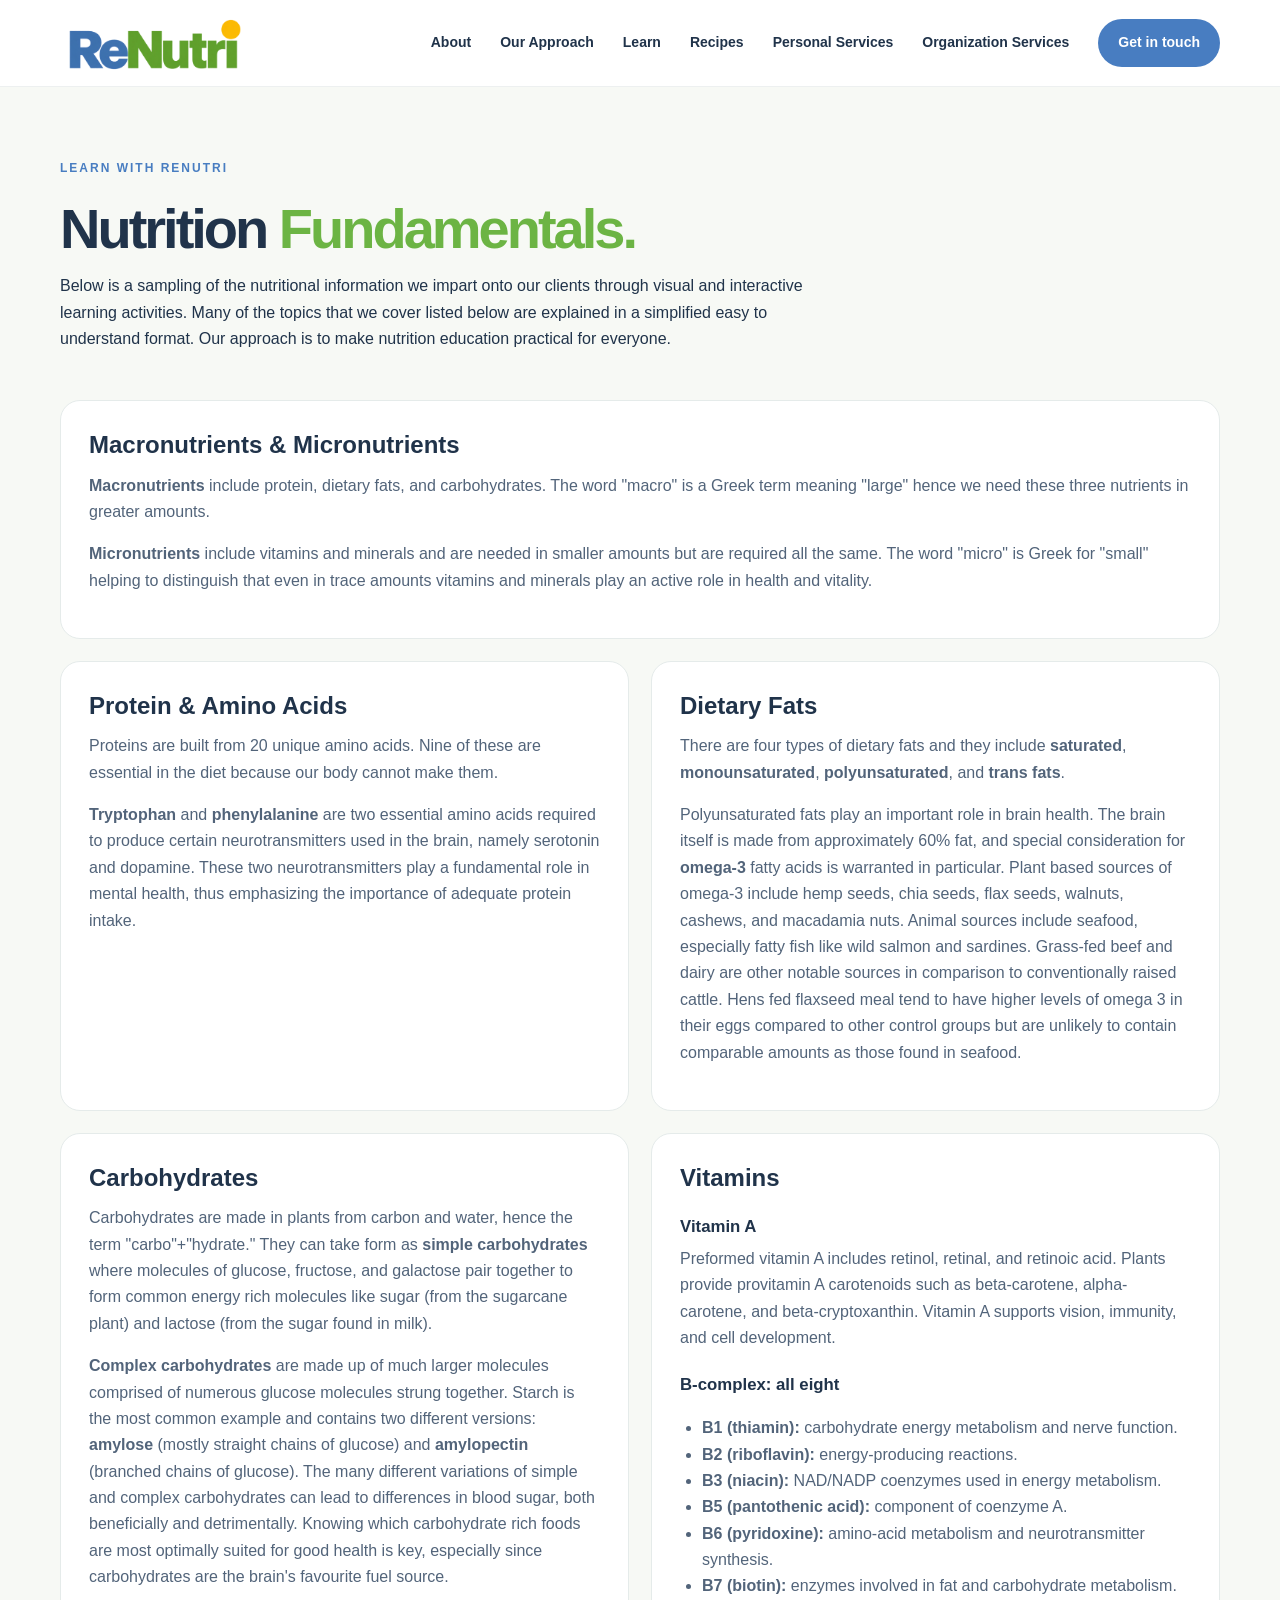
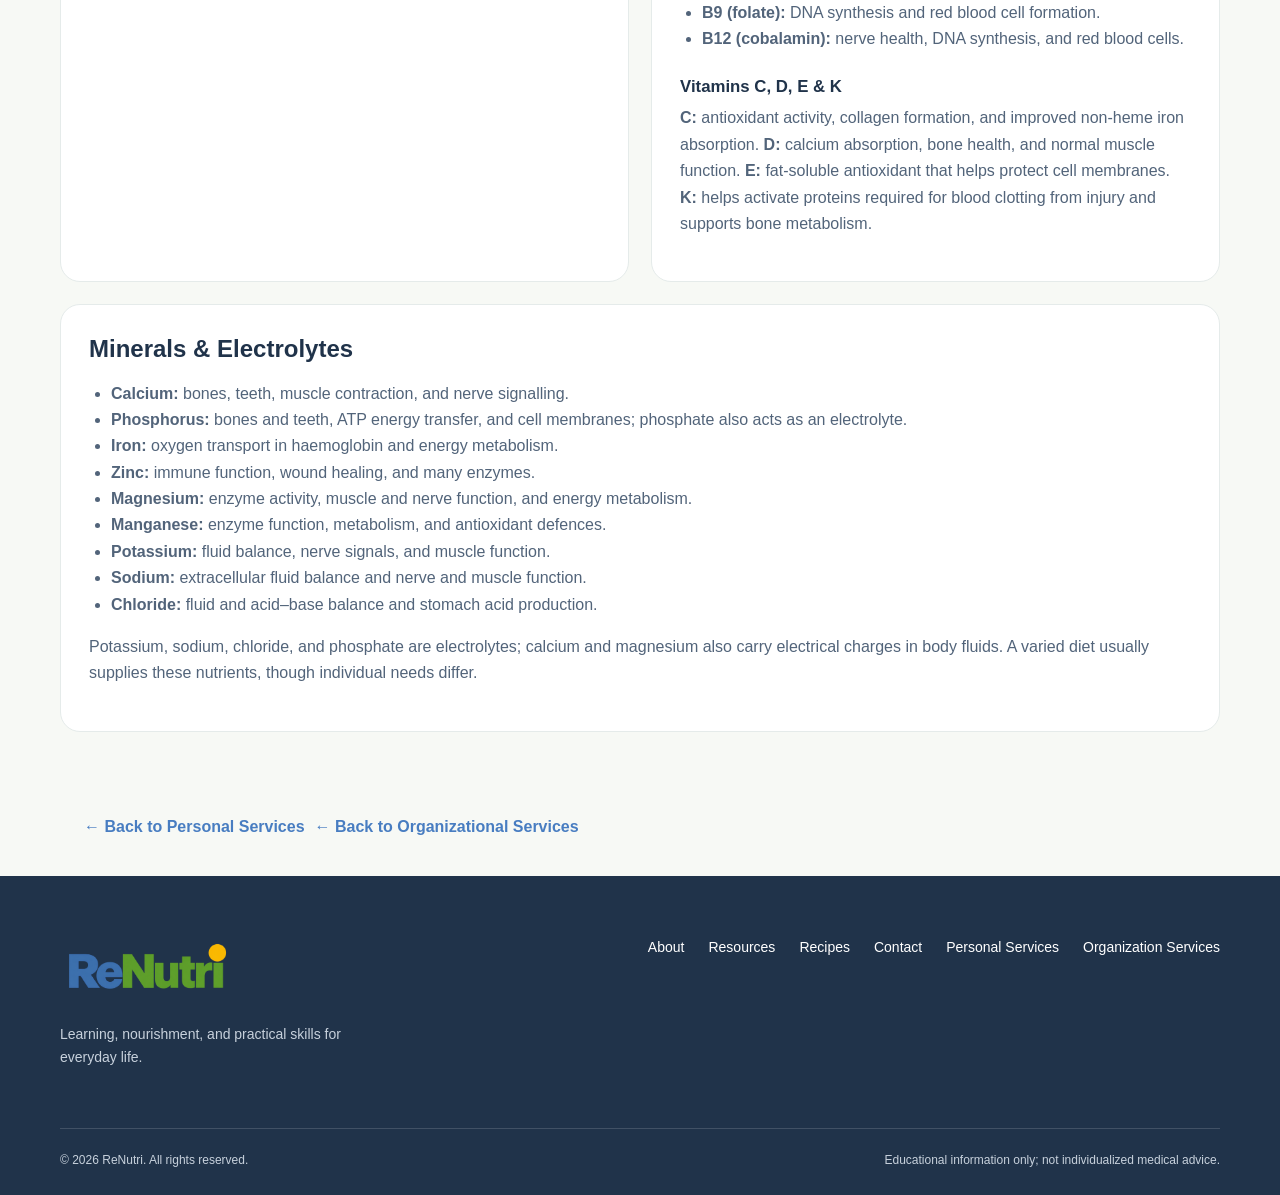
<file: nutrition-fundamentals.html>
<!DOCTYPE html>

<html lang="en">
<head>
<meta property="og:type" content="website"/>
<meta property="og:site_name" content="ReNutri"/>
<meta property="og:title" content="ReNutri — Recovery with Nutrition"/>
<meta property="og:description" content="Nutritional Programs and Peer Support Services for Individuals and Organizations in the areas of addiction and mental health recovery."/>
<meta property="og:url" content="https://renutri.ca/nutrition-fundamentals.html"/>
<meta property="og:image" content="https://renutri.ca/renutri-social-sharing-preview.png"/>
<meta property="og:image:width" content="1200"/>
<meta property="og:image:height" content="630"/>
<meta property="og:image:alt" content="ReNutri nutrition education, culinary skills and food sharing"/>
<meta name="twitter:card" content="summary_large_image"/>
<meta name="twitter:title" content="ReNutri — Recovery with Nutrition"/>
<meta name="twitter:description" content="Nutritional Programs and Peer Support Services for Individuals and Organizations in the areas of addiction and mental health recovery."/>
<meta name="twitter:image" content="https://renutri.ca/renutri-social-sharing-preview.png"/>

<meta charset="utf-8"/><meta content="width=device-width, initial-scale=1" name="viewport"/>
<meta content="#487dc1" name="theme-color"/>
<meta content="Learn about macronutrients, micronutrients, amino acids, fats, carbohydrates, vitamins, and minerals." name="description"/>
<title>Nutrition Fundamentals | ReNutri</title>
<link href="favicon.svg" rel="icon" type="image/svg+xml"/>
<link href="styles.css" rel="stylesheet"/>
<script defer="" src="script.js"></script>
<style>
.service-return-links{display:inline-flex;flex-wrap:wrap;gap:10px;align-items:center;max-width:100%}.service-return-links a{display:inline-flex;align-items:center}
</style></head>
<body>
<a class="skip-link" href="index.html#main">Skip to content</a>
<header class="site-header"><div class="container nav-wrap">
<a aria-label="ReNutri home" class="brand" href="index.html#home"><img alt="ReNutri" class="official-logo" src="renutri-logo.png"/></a>
<button aria-controls="nav-links" aria-expanded="false" aria-label="Open navigation" class="menu-toggle"><span></span><span></span><span></span></button>
<nav aria-label="Main navigation" class="nav-links" id="nav-links"><a href="about.html">About</a><a href="index.html#about">Our Approach</a><a href="index.html#learn">Learn</a><a href="index.html#recipes">Recipes</a><a href="personal-services.html">Personal Services</a><a href="organization-services.html">Organization Services</a><a class="nav-cta" href="index.html#contact">Get in touch</a></nav>
</div></header>
<main class="education-main" id="main"><div class="container"><section class="education-hero"><div class="section-tag">LEARN WITH RENUTRI</div><h1>Nutrition <span class="green">Fundamentals.</span></h1><p>Below is a sampling of the nutritional information we impart onto our clients through visual and interactive learning activities. Many of the topics that we cover listed below are explained in a simplified easy to understand format. Our approach is to make nutrition education practical for everyone.</p></section><div class="education-grid">
<section class="education-panel wide"><h2>Macronutrients &amp; Micronutrients</h2><p><strong>Macronutrients</strong> include protein, dietary fats, and carbohydrates. The word "macro" is a Greek term meaning "large" hence we need these three nutrients in greater amounts.</p><p><strong>Micronutrients</strong> include vitamins and minerals and are needed in smaller amounts but are required all the same. The word "micro" is Greek for "small" helping to distinguish that even in trace amounts vitamins and minerals play an active role in health and vitality.</p></section>
<section class="education-panel"><h2>Protein &amp; Amino Acids</h2><p>Proteins are built from 20 unique amino acids. Nine of these are essential in the diet because our body cannot make them.</p><p><strong>Tryptophan</strong> and <strong>phenylalanine</strong> are two essential amino acids required to produce certain neurotransmitters used in the brain, namely serotonin and dopamine. These two neurotransmitters play a fundamental role in mental health, thus emphasizing the importance of adequate protein intake.</p></section>
<section class="education-panel"><h2>Dietary Fats</h2><p>There are four types of dietary fats and they include <strong>saturated</strong>, <strong>monounsaturated</strong>, <strong>polyunsaturated</strong>, and <strong>trans fats</strong>.</p><p>Polyunsaturated fats play an important role in brain health. The brain itself is made from approximately 60% fat, and special consideration for <strong>omega-3</strong> fatty acids is warranted in particular. Plant based sources of omega-3 include hemp seeds, chia seeds, flax seeds, walnuts, cashews, and macadamia nuts. Animal sources include seafood, especially fatty fish like wild salmon and sardines. Grass-fed beef and dairy are other notable sources in comparison to conventionally raised cattle. Hens fed flaxseed meal tend to have higher levels of omega 3 in their eggs compared to other control groups but are unlikely to contain comparable amounts as those found in seafood.</p></section>
<section class="education-panel"><h2>Carbohydrates</h2><p>Carbohydrates are made in plants from carbon and water, hence the term "carbo"+"hydrate." They can take form as <strong>simple carbohydrates</strong> where molecules of glucose, fructose, and galactose pair together to form common energy rich molecules like sugar (from the sugarcane plant) and lactose (from the sugar found in milk).</p><p><strong>Complex carbohydrates</strong> are made up of much larger molecules comprised of numerous glucose molecules strung together. Starch is the most common example and contains two different versions: <strong>amylose</strong> (mostly straight chains of glucose) and <strong>amylopectin</strong> (branched chains of glucose). The many different variations of simple and complex carbohydrates can lead to differences in blood sugar, both beneficially and detrimentally. Knowing which carbohydrate rich foods are most optimally suited for good health is key, especially since carbohydrates are the brain's favourite fuel source.</p></section>
<section class="education-panel"><h2>Vitamins</h2><h3>Vitamin A</h3><p>Preformed vitamin A includes retinol, retinal, and retinoic acid. Plants provide provitamin A carotenoids such as beta-carotene, alpha-carotene, and beta-cryptoxanthin. Vitamin A supports vision, immunity, and cell development.</p><h3>B-complex: all eight</h3><ul><li><strong>B1 (thiamin):</strong> carbohydrate energy metabolism and nerve function.</li><li><strong>B2 (riboflavin):</strong> energy-producing reactions.</li><li><strong>B3 (niacin):</strong> NAD/NADP coenzymes used in energy metabolism.</li><li><strong>B5 (pantothenic acid):</strong> component of coenzyme A.</li><li><strong>B6 (pyridoxine):</strong> amino-acid metabolism and neurotransmitter synthesis.</li><li><strong>B7 (biotin):</strong> enzymes involved in fat and carbohydrate metabolism.</li><li><strong>B9 (folate):</strong> DNA synthesis and red blood cell formation.</li><li><strong>B12 (cobalamin):</strong> nerve health, DNA synthesis, and red blood cells.</li></ul><h3>Vitamins C, D, E &amp; K</h3><p><strong>C:</strong> antioxidant activity, collagen formation, and improved non-heme iron absorption. <strong>D:</strong> calcium absorption, bone health, and normal muscle function. <strong>E:</strong> fat-soluble antioxidant that helps protect cell membranes. <strong>K:</strong> helps activate proteins required for blood clotting from injury and supports bone metabolism.</p></section>
<section class="education-panel wide"><h2>Minerals &amp; Electrolytes</h2><ul><li><strong>Calcium:</strong> bones, teeth, muscle contraction, and nerve signalling.</li><li><strong>Phosphorus:</strong> bones and teeth, ATP energy transfer, and cell membranes; phosphate also acts as an electrolyte.</li><li><strong>Iron:</strong> oxygen transport in haemoglobin and energy metabolism.</li><li><strong>Zinc:</strong> immune function, wound healing, and many enzymes.</li><li><strong>Magnesium:</strong> enzyme activity, muscle and nerve function, and energy metabolism.</li><li><strong>Manganese:</strong> enzyme function, metabolism, and antioxidant defences.</li><li><strong>Potassium:</strong> fluid balance, nerve signals, and muscle function.</li><li><strong>Sodium:</strong> extracellular fluid balance and nerve and muscle function.</li><li><strong>Chloride:</strong> fluid and acid–base balance and stomach acid production.</li></ul><p>Potassium, sodium, chloride, and phosphate are electrolytes; calcium and magnesium also carry electrical charges in body fluids. A varied diet usually supplies these nutrients, though individual needs differ.</p></section>
</div><div class="container" style="padding-bottom:36px"><span class="service-return-links"><a class="text-link" href="personal-services.html#approach">← Back to Personal Services</a><a class="text-link" href="organization-services.html#approach">← Back to Organizational Services</a></span></div></div></main>
<footer class="site-footer"><div class="container footer-grid"><div><a class="brand footer-brand" href="index.html#home"><img alt="ReNutri" class="official-logo" src="renutri-logo.png"/></a><p>Learning, nourishment, and practical skills for everyday life.</p></div><div class="footer-links"><a href="about.html">About</a><a href="index.html#learn">Resources</a><a href="index.html#recipes">Recipes</a><a href="index.html#contact">Contact</a><a href="personal-services.html">Personal Services</a><a href="organization-services.html">Organization Services</a></div></div><div class="container footer-bottom"><span>© <span id="year"></span> ReNutri. All rights reserved.</span><span>Educational information only; not individualized medical advice.</span></div></footer>
</body></html>
</file>
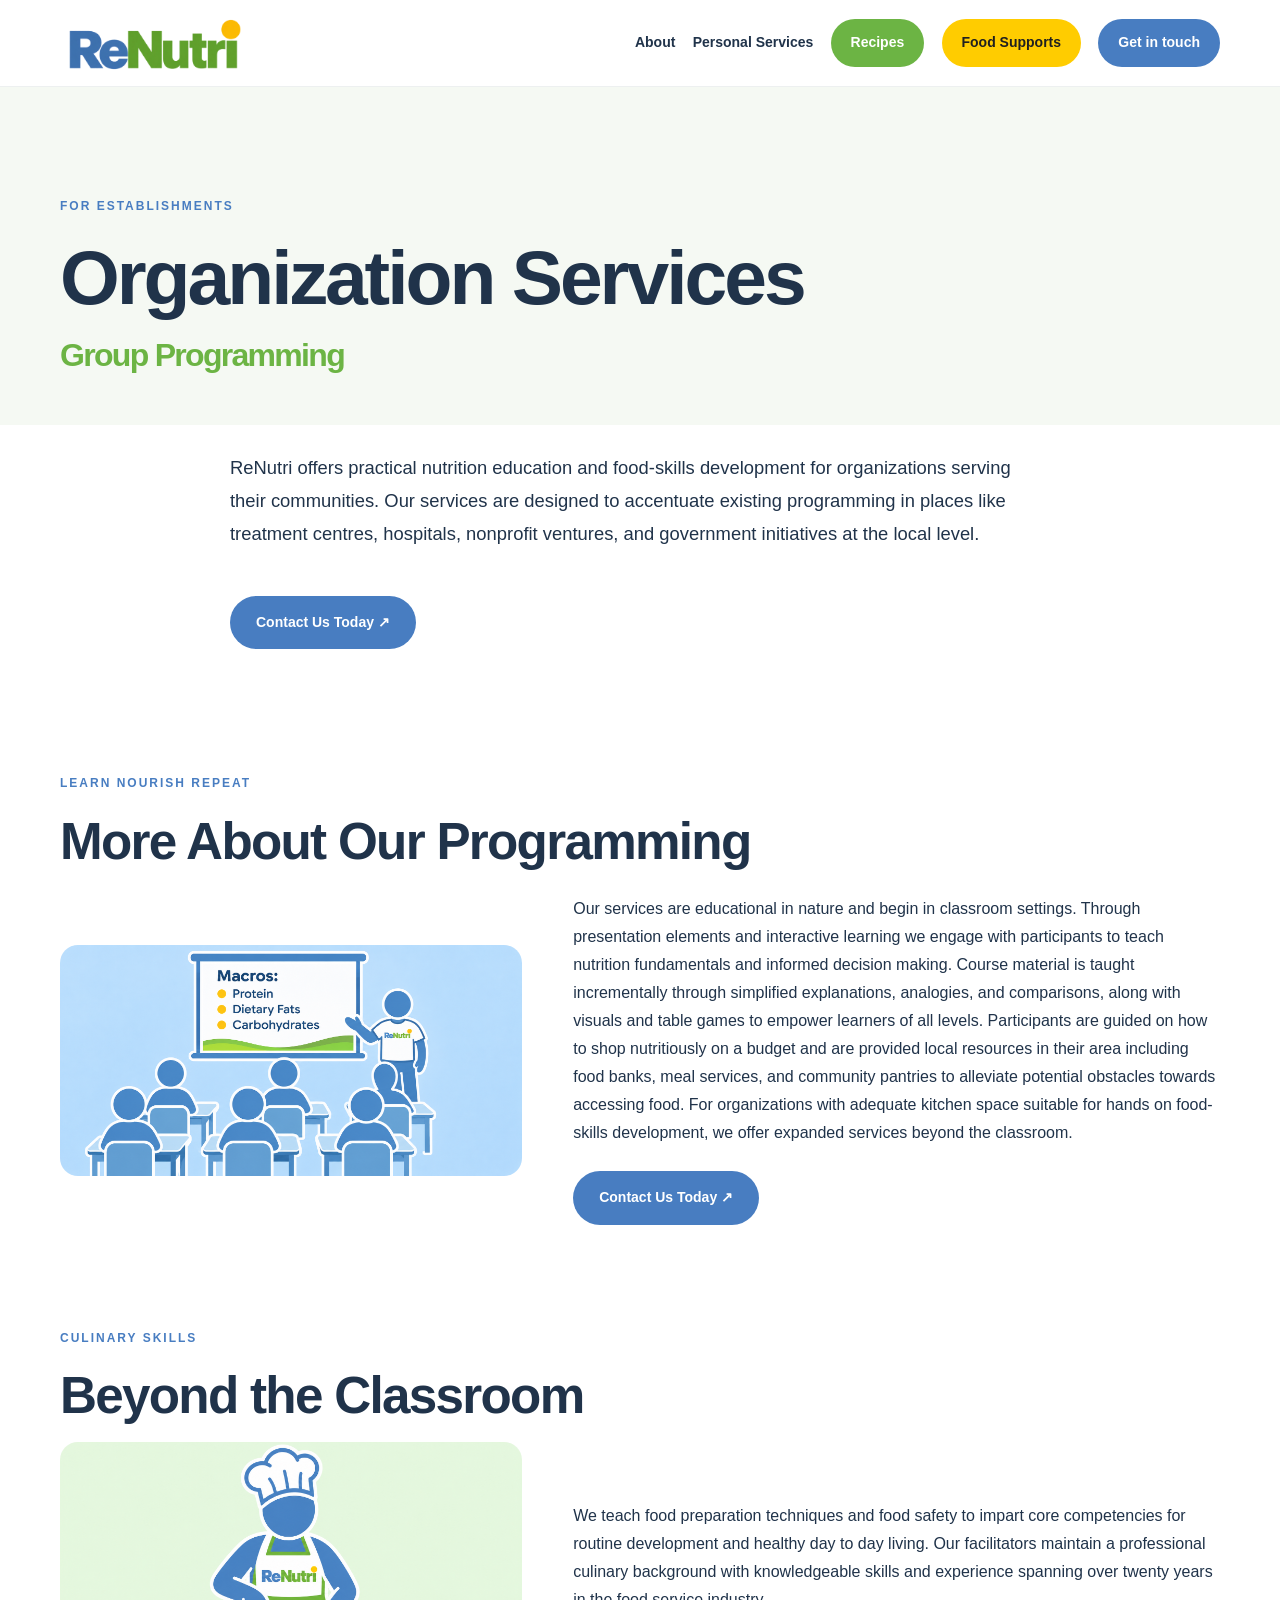
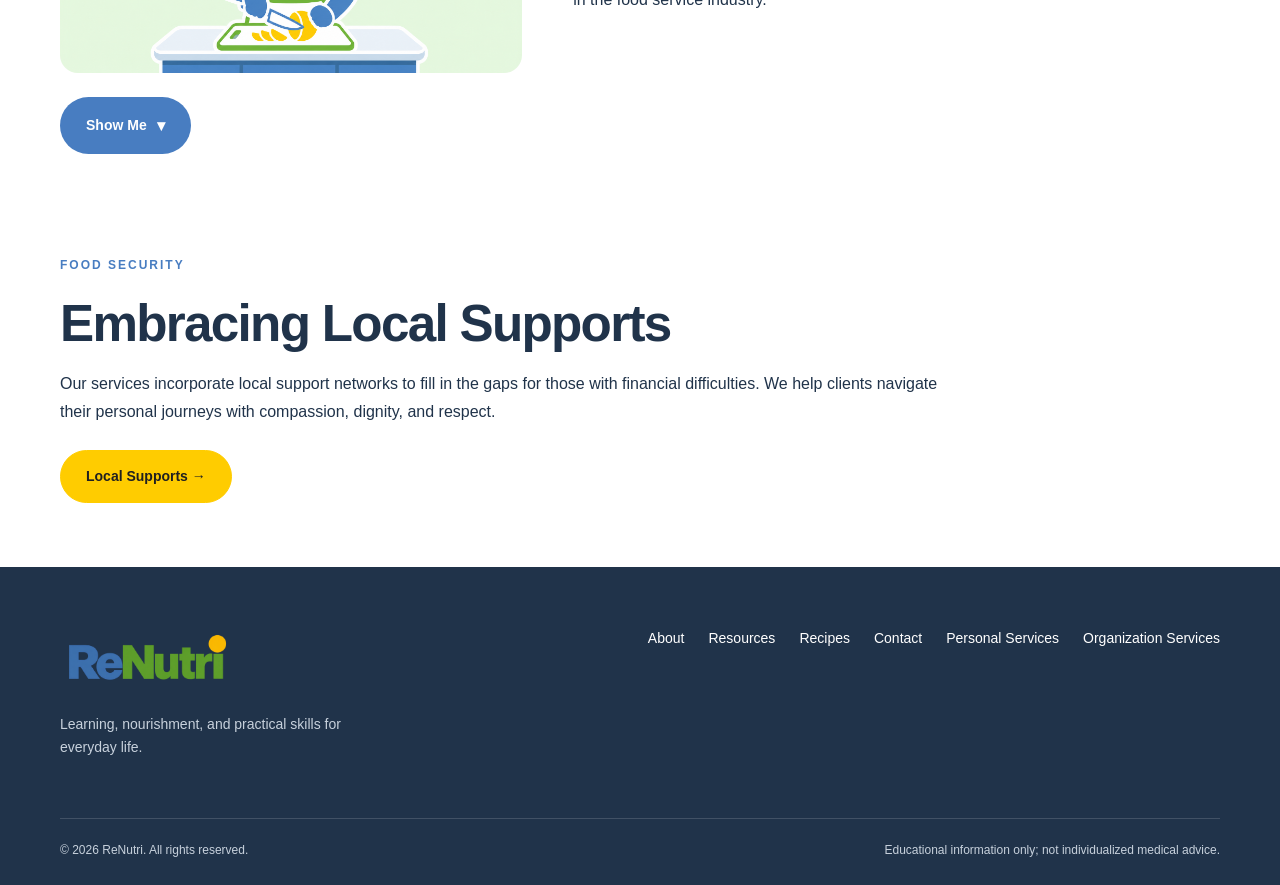
<file: organization-services.html>
<!DOCTYPE html>

<html lang="en">
<head>
<meta property="og:type" content="website"/>
<meta property="og:site_name" content="ReNutri"/>
<meta property="og:title" content="ReNutri — Recovery with Nutrition"/>
<meta property="og:description" content="Nutritional Programs and Peer Support Services for Individuals and Organizations in the areas of addiction and mental health recovery."/>
<meta property="og:url" content="https://renutri.ca/organization-services.html"/>
<meta property="og:image" content="https://renutri.ca/renutri-social-sharing-preview.png"/>
<meta property="og:image:width" content="1200"/>
<meta property="og:image:height" content="630"/>
<meta property="og:image:alt" content="ReNutri nutrition education, culinary skills and food sharing"/>
<meta name="twitter:card" content="summary_large_image"/>
<meta name="twitter:title" content="ReNutri — Recovery with Nutrition"/>
<meta name="twitter:description" content="Nutritional Programs and Peer Support Services for Individuals and Organizations in the areas of addiction and mental health recovery."/>
<meta name="twitter:image" content="https://renutri.ca/renutri-social-sharing-preview.png"/>

<meta charset="utf-8"/><meta content="width=device-width, initial-scale=1" name="viewport"/>
<meta content="#487dc1" name="theme-color"/>
<meta content="ReNutri — Recovery with Nutrition. Explore approachable nutrition education, recipes, and practical food skills." name="description"/>
<title>Organization Services | ReNutri</title>
<link href="favicon.svg" rel="icon" type="image/svg+xml"/>
<link href="styles.css" rel="stylesheet"/>
<script defer="" src="script.js"></script>
<style>
/* Service-page navigation: same styling and order as the homepage. */
.nav-links{gap:clamp(8px,1.35vw,18px);white-space:nowrap}
.nav-links a{white-space:nowrap}
.nav-links a.recipes-nav{display:inline-flex;align-items:center;justify-content:center;background:#6CB444;color:#fff;padding:12px 20px;border-radius:100px;font-weight:750;text-decoration:none}
.nav-links a.recipes-nav:hover,.nav-links a.recipes-nav:focus-visible{background:#57952e;color:#fff;outline-offset:3px}
.nav-links a.food-supports-nav{display:inline-flex;align-items:center;justify-content:center;background:#FFCC00;color:#202020;padding:12px 20px;border-radius:100px;font-weight:750;text-decoration:none}
.nav-links a.food-supports-nav:hover,.nav-links a.food-supports-nav:focus-visible{background:#E8B900;color:#202020;outline-offset:3px}
@media(max-width:1100px){.nav-links{white-space:normal}.nav-links a{white-space:normal}}
/* Keep the organization introduction close to its heading. */
.service-hero{padding-bottom:30px}
.service-content{padding-top:26px}
@media(max-width:760px){.service-hero{padding-bottom:22px}.service-content{padding-top:20px}}

/* More About Our Programming: responsive image and text layout. */
.programming-more{padding-top:20px;padding-bottom:64px}
.programming-more h2{margin:0 0 24px}
.programming-more-grid{display:grid;grid-template-columns:minmax(0,1fr) minmax(0,1.4fr);gap:clamp(22px,4vw,54px);align-items:center}
.programming-more-copy p{margin:0 0 24px;line-height:1.75}
.programming-more-visual{display:flex;align-items:center;justify-content:center;align-self:center;min-width:0}.programming-more-image{width:100%;height:auto;display:block;border-radius:18px}
@media(max-width:760px){.programming-more{padding-top:18px;padding-bottom:44px}.programming-more-grid{grid-template-columns:1fr}.programming-more h2{margin-bottom:18px}}

/* Beyond the Classroom: progressive disclosure of the original 13 Culinary Basics modules. */
.beyond-classroom{padding-top:40px;padding-bottom:64px}
.beyond-classroom h2{margin:0 0 16px}
.beyond-classroom-intro{max-width:900px;line-height:1.75;margin:0 0 24px}
.beyond-disclosure>summary{list-style:none;cursor:pointer;display:inline-flex;align-items:center;gap:10px}
.beyond-disclosure>summary::-webkit-details-marker{display:none}
.beyond-disclosure>summary::after{content:'▾';font-size:1.15em}
.beyond-disclosure[open]>summary::after{content:'▴'}
.beyond-disclosure>summary:focus-visible{outline:3px solid #487DC1;outline-offset:4px}
.beyond-modules{display:grid;grid-template-columns:repeat(3,minmax(0,1fr));gap:22px;margin:24px 0}
.beyond-modules .culinary-module{background:#fff;border:1px solid #e1e9e3;border-radius:18px;padding:26px 24px;box-shadow:0 8px 24px rgba(28,54,72,.045);min-width:0}
.beyond-modules .culinary-module-icon{width:52px;height:52px;border-radius:13px;background:#eaf2fc;color:#487DC1;font-size:26px;display:flex;align-items:center;justify-content:center;margin-bottom:20px;font-weight:700}
.beyond-modules .culinary-module h2{font-size:19px;line-height:1.32;letter-spacing:-.3px;margin:0 0 12px;color:var(--ink)}
.beyond-modules .culinary-module p{color:var(--muted);font-size:15px;line-height:1.65;margin:0}
@media(max-width:900px){.beyond-modules{grid-template-columns:repeat(2,minmax(0,1fr))}}
@media(max-width:600px){.beyond-modules{grid-template-columns:1fr;gap:16px}.beyond-modules .culinary-module{padding:22px}}

/* Beyond the Classroom: supplied chef image beside copy on desktop, above copy on mobile. */
.beyond-classroom-intro-grid{display:grid;grid-template-columns:minmax(0,1fr) minmax(0,1.4fr);gap:clamp(22px,4vw,54px);align-items:center;margin-bottom:24px}
.beyond-classroom-visual{display:flex;justify-content:center;align-items:center;align-self:center;min-width:0}
.beyond-classroom-image{display:block;width:100%;height:auto;border-radius:18px}
.beyond-classroom-intro-grid .beyond-classroom-intro{margin:0;max-width:none}
.local-supports-programming{padding-top:38px;padding-bottom:64px}
.local-supports-programming h2{margin:0 0 16px}
.local-supports-programming p{margin:0 0 24px;line-height:1.75;max-width:900px}
.local-supports-programming-button{background:#FFCC00;color:#202020;border-color:#FFCC00}
.local-supports-programming-button:hover,.local-supports-programming-button:focus-visible{background:#E8B900;color:#202020}
@media(max-width:760px){.beyond-classroom-intro-grid{grid-template-columns:1fr}.local-supports-programming{padding-top:28px;padding-bottom:44px}}
</style>
</head>
<body>
<a class="skip-link" href="#main">Skip to content</a>
<header class="site-header"><div class="container nav-wrap">
<a aria-label="ReNutri home" class="brand" href="index.html#home"><img alt="ReNutri" class="official-logo" src="renutri-logo.png"/></a>
<button aria-controls="nav-links" aria-expanded="false" aria-label="Open navigation" class="menu-toggle"><span></span><span></span><span></span></button>
<nav aria-label="Main navigation" class="nav-links" id="nav-links"><a href="about.html">About</a><a href="personal-services.html">Personal Services</a><a class="recipes-nav" href="recipes.html">Recipes</a><a class="food-supports-nav" href="local-supports.html">Food Supports</a><a class="nav-cta" href="index.html#contact">Get in touch</a></nav>
</div></header>
<main id="main"><section class="section service-hero"><div class="container"><div class="section-tag">FOR ESTABLISHMENTS</div><h1>Organization Services</h1><h2>Group Programming</h2></div></section><section class="section service-content"><div class="container narrow"><p>ReNutri offers practical nutrition education and food-skills development for organizations serving their communities. Our services are designed to accentuate existing programming in places like treatment centres, hospitals, nonprofit ventures, and government initiatives at the local level.</p><a class="btn btn-primary" href="index.html#contact">Contact Us Today ↗</a></div></section><section class="section programming-more" aria-labelledby="programming-more-title"><div class="container"><div class="section-tag">LEARN NOURISH REPEAT</div><h2 id="programming-more-title">More About Our Programming</h2><div class="programming-more-grid"><div class="programming-more-visual"><img class="programming-more-image" src="renutri-programming-classroom.png" alt="ReNutri instructor presenting macronutrients to a classroom of participants" loading="lazy"/></div><div class="programming-more-copy"><p>Our services are educational in nature and begin in classroom settings. Through presentation elements and interactive learning we engage with participants to teach nutrition fundamentals and informed decision making. Course material is taught incrementally through simplified explanations, analogies, and comparisons, along with visuals and table games to empower learners of all levels. Participants are guided on how to shop nutritiously on a budget and are provided local resources in their area including food banks, meal services, and community pantries to alleviate potential obstacles towards accessing food. For organizations with adequate kitchen space suitable for hands on food-skills development, we offer expanded services beyond the classroom.</p><a class="btn btn-primary" href="index.html#contact">Contact Us Today ↗</a></div></div></div></section><section class="section beyond-classroom" aria-labelledby="beyond-classroom-title"><div class="container"><div class="section-tag">CULINARY SKILLS</div><h2 id="beyond-classroom-title">Beyond the Classroom</h2><div class="beyond-classroom-intro-grid"><div class="beyond-classroom-visual"><img class="beyond-classroom-image" src="renutri-chef-cutting-yellow-food.png" alt="ReNutri chef preparing food at a cutting board" loading="lazy"></div><p class="beyond-classroom-intro">We teach food preparation techniques and food safety to impart core competencies for routine development and healthy day to day living. Our facilitators maintain a professional culinary background with knowledgeable skills and experience spanning over twenty years in the food service industry.</p></div><details class="beyond-disclosure"><summary class="btn btn-primary">Show Me</summary><div class="beyond-modules" aria-label="First six culinary learning topics"><article class="culinary-module"><div aria-hidden="true" class="culinary-module-icon">⚖</div><h2>Measurements, Volumes, Weights &amp; Portions</h2><p>Learn to measure ingredients accurately and understand everyday portion sizes.</p></article><article class="culinary-module"><div aria-hidden="true" class="culinary-module-icon">▤</div><h2>Getting Acquainted with Kitchen Equipment</h2><p>Get comfortable using common kitchen tools and appliances.</p></article><article class="culinary-module"><div aria-hidden="true" class="culinary-module-icon">♨</div><h2>Understanding Heat, Cooking Methods &amp; Settings</h2><p>Explore oven and stovetop settings, temperatures, and essential cooking techniques.</p></article><article class="culinary-module"><div aria-hidden="true" class="culinary-module-icon">♧</div><h2>Kitchen Essentials for Everyday Meals</h2><p>Discover the tools and pantry staples that make home cooking easier.</p></article><article class="culinary-module"><div aria-hidden="true" class="culinary-module-icon">❄</div><h2>Food Safety: Cross Contamination, Refrigeration, Food Storage &amp; Expiration</h2><p>Practice safe food handling, refrigeration, storage, and date-label awareness.</p></article><article class="culinary-module"><div aria-hidden="true" class="culinary-module-icon">✚</div><h2>Personal Safety: Cuts, Burns &amp; Slippery Surfaces</h2><p>Build safer habits when working with knives, hot surfaces, and spills.</p></article></div><details class="beyond-disclosure"><summary class="btn btn-primary">Show Me More</summary><div class="beyond-modules" aria-label="Six additional culinary learning topics"><article class="culinary-module"><div aria-hidden="true" class="culinary-module-icon">☷</div><h2>Basic Meal Prep</h2><p>Plan, organize, and prepare ingredients ahead of time.</p></article><article class="culinary-module"><div aria-hidden="true" class="culinary-module-icon">◉</div><h2>Easy Meals &amp; Healthy Snacks</h2><p>Make simple, satisfying meals and snacks using everyday ingredients.</p></article><article class="culinary-module"><div aria-hidden="true" class="culinary-module-icon">♙</div><h2>Hosting Dinner Guests</h2><p>Learn to plan menus, manage timing, and prepare food for guests.</p></article><article class="culinary-module"><div aria-hidden="true" class="culinary-module-icon">☀</div><h2>Better Breakfast Options</h2><p>Explore practical, balanced breakfasts for busy mornings.</p></article><article class="culinary-module"><div aria-hidden="true" class="culinary-module-icon">♨</div><h2>Crock Pot Cooking</h2><p>Learn slow-cooking techniques, preparation methods, temperature settings, and how to make convenient, affordable meals.</p></article><article class="culinary-module"><div aria-hidden="true" class="culinary-module-icon">▣</div><h2>Learning How to Jar</h2><p>Explore safe food preservation, preparing jars, water-bath and pressure canning, sealing, and proper storage.</p></article></div></details></details></div></section><section class="section local-supports-programming" aria-labelledby="local-supports-programming-title"><div class="container"><div class="section-tag">FOOD SECURITY</div><h2 id="local-supports-programming-title">Embracing Local Supports</h2><p>Our services incorporate local support networks to fill in the gaps for those with financial difficulties. We help clients navigate their personal journeys with compassion, dignity, and respect.</p><a class="btn btn-primary local-supports-programming-button" href="https://renutri.ca/local-supports" target="_blank" rel="noopener noreferrer">Local Supports →</a></div></section></main>
<footer class="site-footer"><div class="container footer-grid"><div><a class="brand footer-brand" href="index.html#home"><img alt="ReNutri" class="official-logo" src="renutri-logo.png"/></a><p>Learning, nourishment, and practical skills for everyday life.</p></div><div class="footer-links"><a href="about.html">About</a><a href="index.html#learn">Resources</a><a href="index.html#recipes">Recipes</a><a href="index.html#contact">Contact</a><a href="personal-services.html">Personal Services</a><a href="organization-services.html">Organization Services</a></div></div><div class="container footer-bottom"><span>© <span id="year"></span> ReNutri. All rights reserved.</span><span>Educational information only; not individualized medical advice.</span></div></footer>
</body></html>
</file>
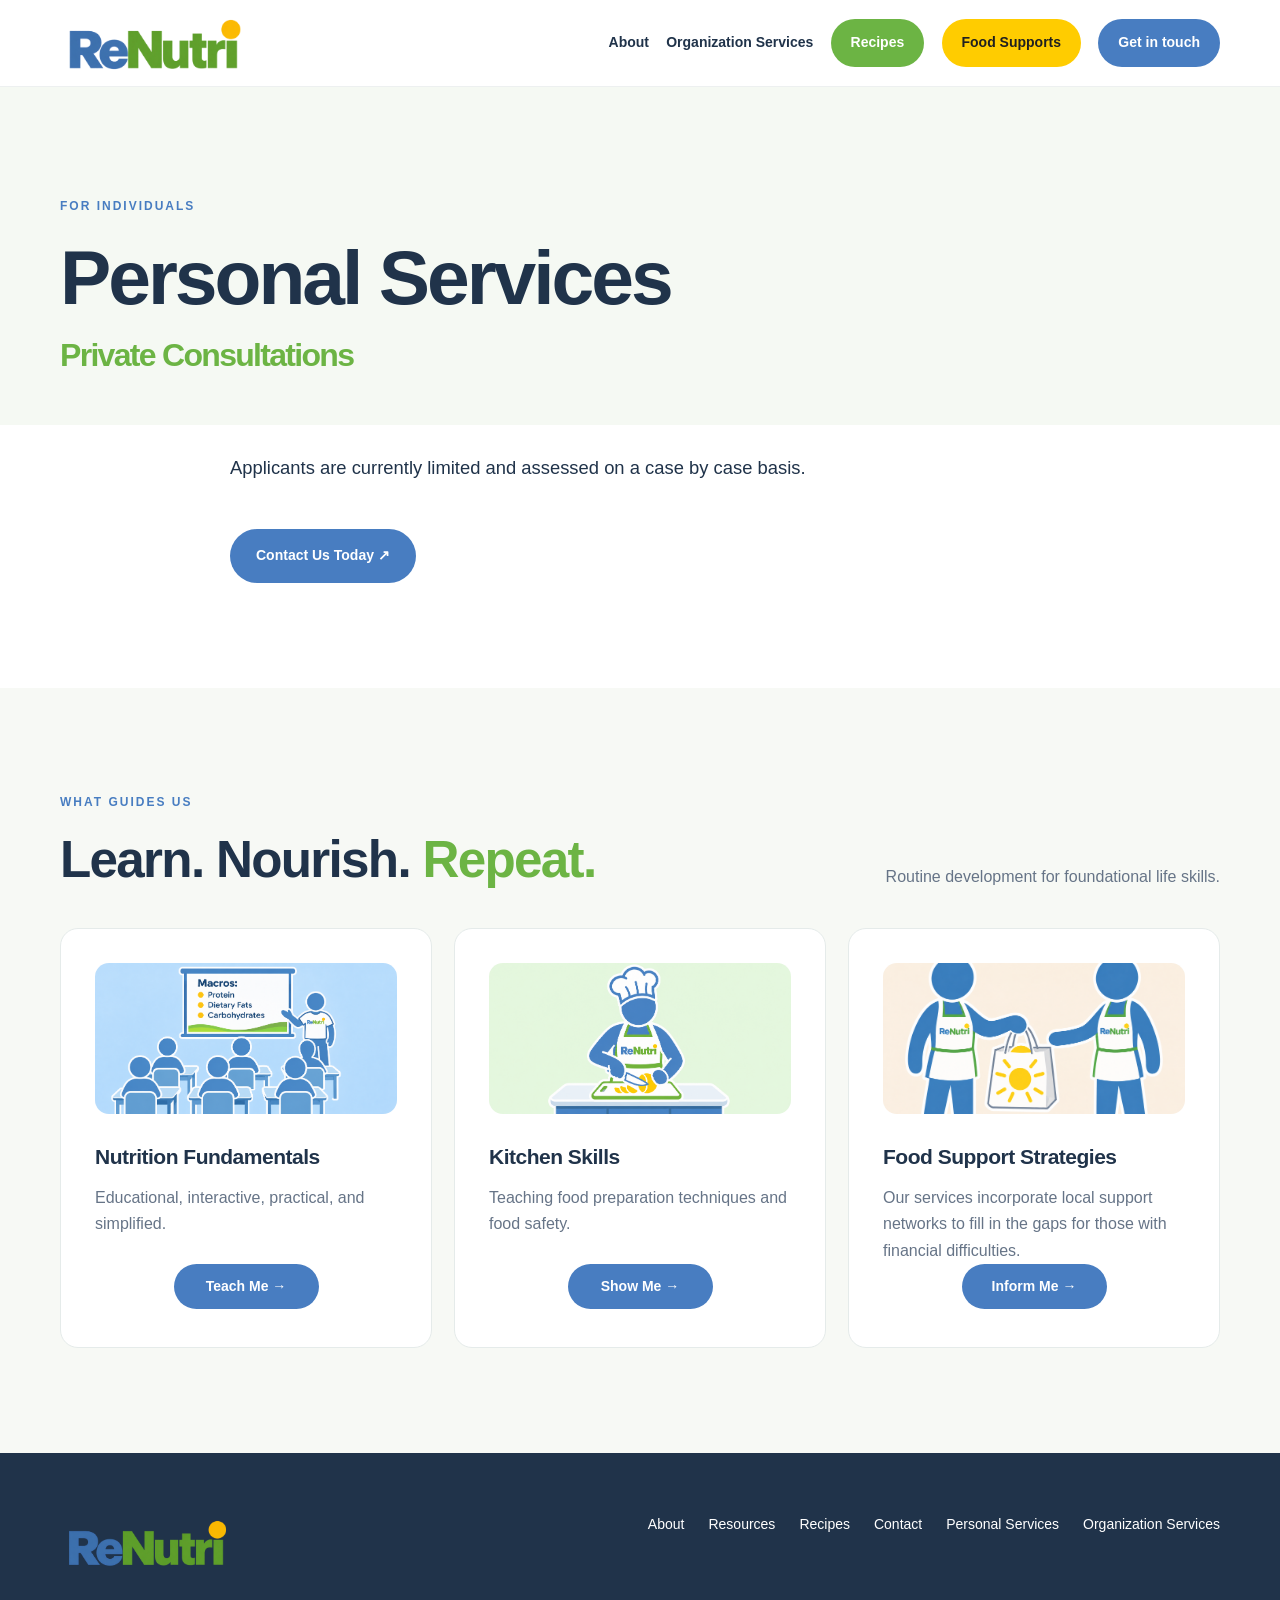
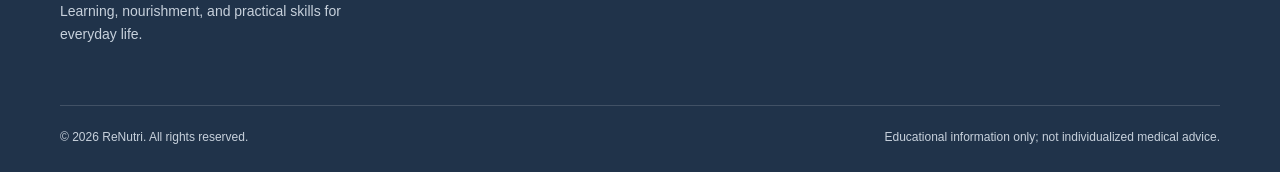
<file: personal-services.html>
<!DOCTYPE html>

<html lang="en">
<head>
<meta property="og:type" content="website"/>
<meta property="og:site_name" content="ReNutri"/>
<meta property="og:title" content="ReNutri — Recovery with Nutrition"/>
<meta property="og:description" content="Nutritional Programs and Peer Support Services for Individuals and Organizations in the areas of addiction and mental health recovery."/>
<meta property="og:url" content="https://renutri.ca/personal-services.html"/>
<meta property="og:image" content="https://renutri.ca/renutri-social-sharing-preview.png"/>
<meta property="og:image:width" content="1200"/>
<meta property="og:image:height" content="630"/>
<meta property="og:image:alt" content="ReNutri nutrition education, culinary skills and food sharing"/>
<meta name="twitter:card" content="summary_large_image"/>
<meta name="twitter:title" content="ReNutri — Recovery with Nutrition"/>
<meta name="twitter:description" content="Nutritional Programs and Peer Support Services for Individuals and Organizations in the areas of addiction and mental health recovery."/>
<meta name="twitter:image" content="https://renutri.ca/renutri-social-sharing-preview.png"/>

<meta charset="utf-8"/><meta content="width=device-width, initial-scale=1" name="viewport"/>
<meta content="#487dc1" name="theme-color"/>
<meta content="ReNutri — Recovery with Nutrition. Explore approachable nutrition education, recipes, and practical food skills." name="description"/>
<title>Personal Services | ReNutri</title>
<link href="favicon.svg" rel="icon" type="image/svg+xml"/>
<link href="styles.css" rel="stylesheet"/>
<script defer="" src="script.js"></script>
<style>
/* Service-page navigation: same styling and order as the homepage. */
.nav-links{gap:clamp(8px,1.35vw,18px);white-space:nowrap}
.nav-links a{white-space:nowrap}
.nav-links a.recipes-nav{display:inline-flex;align-items:center;justify-content:center;background:#6CB444;color:#fff;padding:12px 20px;border-radius:100px;font-weight:750;text-decoration:none}
.nav-links a.recipes-nav:hover,.nav-links a.recipes-nav:focus-visible{background:#57952e;color:#fff;outline-offset:3px}
.nav-links a.food-supports-nav{display:inline-flex;align-items:center;justify-content:center;background:#FFCC00;color:#202020;padding:12px 20px;border-radius:100px;font-weight:750;text-decoration:none}
.nav-links a.food-supports-nav:hover,.nav-links a.food-supports-nav:focus-visible{background:#E8B900;color:#202020;outline-offset:3px}
@media(max-width:1100px){.nav-links{white-space:normal}.nav-links a{white-space:normal}}
/* Keep the shorter Personal Services introduction near its heading. */
.service-hero{padding-bottom:30px}
.service-content{padding-top:26px}
@media(max-width:760px){.service-hero{padding-bottom:22px}.service-content{padding-top:20px}}
</style>
</head>
<body>
<a class="skip-link" href="#main">Skip to content</a>
<header class="site-header"><div class="container nav-wrap">
<a aria-label="ReNutri home" class="brand" href="index.html#home"><img alt="ReNutri" class="official-logo" src="renutri-logo.png"/></a>
<button aria-controls="nav-links" aria-expanded="false" aria-label="Open navigation" class="menu-toggle"><span></span><span></span><span></span></button>
<nav aria-label="Main navigation" class="nav-links" id="nav-links"><a href="about.html">About</a><a href="organization-services.html">Organization Services</a><a class="recipes-nav" href="recipes.html">Recipes</a><a class="food-supports-nav" href="local-supports.html">Food Supports</a><a class="nav-cta" href="index.html#contact">Get in touch</a></nav>
</div></header>
<main id="main"><section class="section service-hero"><div class="container"><div class="section-tag">FOR INDIVIDUALS</div><h1>Personal Services</h1><h2>Private Consultations</h2></div></section><section class="section service-content"><div class="container narrow"><p>Applicants are currently limited and assessed on a case by case basis.</p><a class="btn btn-primary" href="index.html#contact">Contact Us Today ↗</a></div></section><section class="approach section" id="approach"><div class="container"><div class="section-tag">WHAT GUIDES US</div><div class="section-head"><h2>Learn. Nourish. <span class="green">Repeat.</span></h2><p>Routine development for foundational life skills.</p></div><div class="feature-grid"><article class="feature"><div class="feature-illustration"><img alt="ReNutri instructor presenting nutrition fundamentals to students" loading="lazy" src="renutri-nutrition-classroom.png"/></div><h3>Nutrition Fundamentals</h3><p>Educational, interactive, practical, and simplified.</p><a class="btn btn-primary feature-action" href="nutrition-fundamentals.html">Teach Me →</a></article><article class="feature"><div class="feature-illustration"><img alt="ReNutri chef preparing food on a cutting board" loading="lazy" src="renutri-kitchen-skills.png"/></div><h3>Kitchen Skills</h3><p>Teaching food preparation techniques and food safety.</p><a class="btn btn-primary feature-action" href="culinary-basics.html">Show Me →</a></article><article class="feature"><div class="feature-illustration"><img alt="Two ReNutri silhouettes exchanging a bag of food" loading="lazy" src="renutri-economical-for-all.png"/></div><h3>Food Support Strategies</h3><p>Our services incorporate local support networks to fill in the gaps for those with financial difficulties.</p><a class="btn btn-primary feature-action" href="local-supports.html">Inform Me →</a></article></div></div></section></main>
<footer class="site-footer"><div class="container footer-grid"><div><a class="brand footer-brand" href="index.html#home"><img alt="ReNutri" class="official-logo" src="renutri-logo.png"/></a><p>Learning, nourishment, and practical skills for everyday life.</p></div><div class="footer-links"><a href="about.html">About</a><a href="index.html#learn">Resources</a><a href="index.html#recipes">Recipes</a><a href="index.html#contact">Contact</a><a href="personal-services.html">Personal Services</a><a href="organization-services.html">Organization Services</a></div></div><div class="container footer-bottom"><span>© <span id="year"></span> ReNutri. All rights reserved.</span><span>Educational information only; not individualized medical advice.</span></div></footer>
</body></html>
</file>
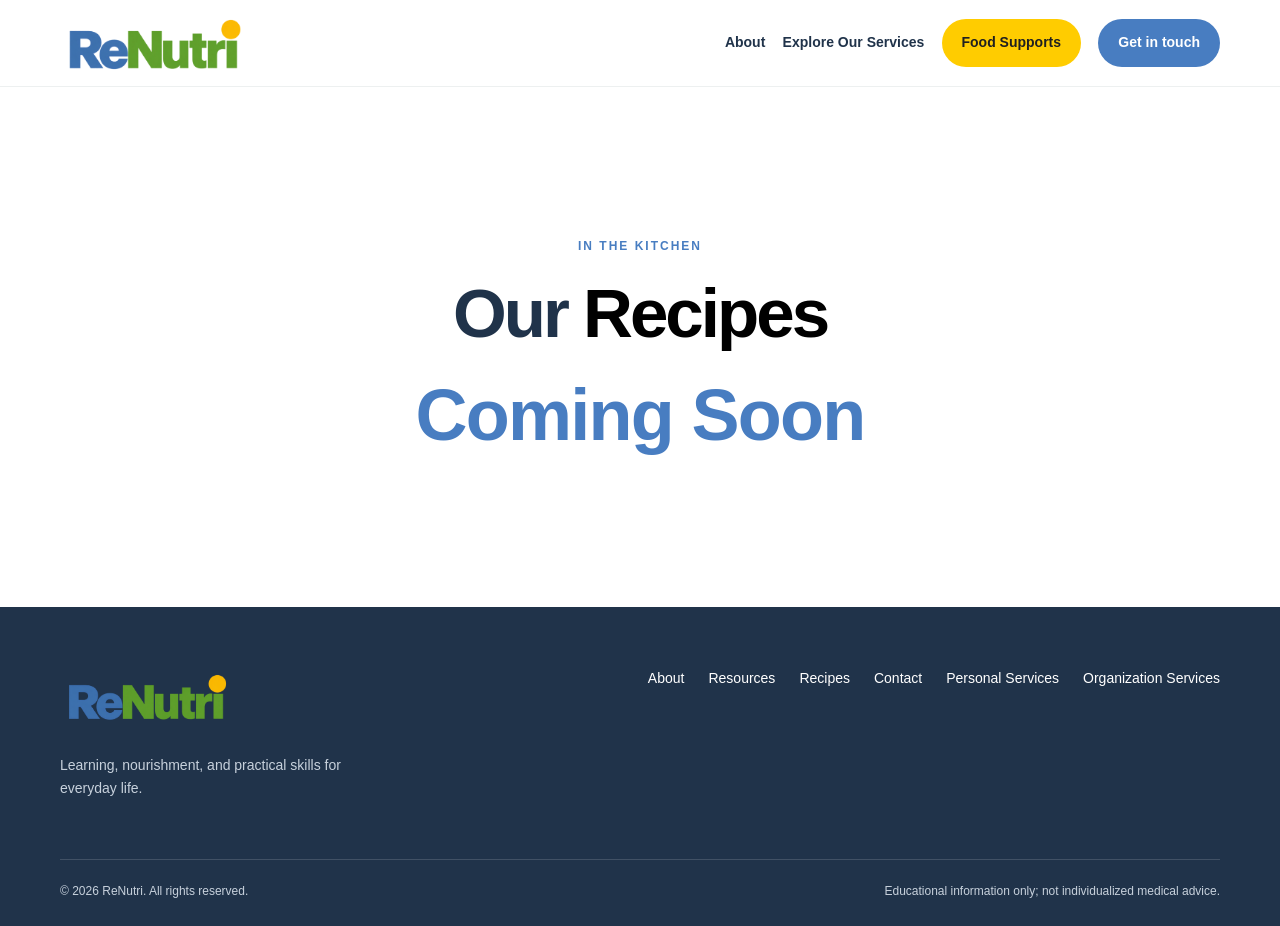
<file: recipes.html>
<!DOCTYPE html>

<html lang="en">
<head>
<meta property="og:type" content="website"/>
<meta property="og:site_name" content="ReNutri"/>
<meta property="og:title" content="ReNutri — Recovery with Nutrition"/>
<meta property="og:description" content="Nutritional Programs and Peer Support Services for Individuals and Organizations in the areas of addiction and mental health recovery."/>
<meta property="og:url" content="https://renutri.ca/recipes.html"/>
<meta property="og:image" content="https://renutri.ca/renutri-social-sharing-preview.png"/>
<meta property="og:image:width" content="1200"/>
<meta property="og:image:height" content="630"/>
<meta property="og:image:alt" content="ReNutri nutrition education, culinary skills and food sharing"/>
<meta name="twitter:card" content="summary_large_image"/>
<meta name="twitter:title" content="ReNutri — Recovery with Nutrition"/>
<meta name="twitter:description" content="Nutritional Programs and Peer Support Services for Individuals and Organizations in the areas of addiction and mental health recovery."/>
<meta name="twitter:image" content="https://renutri.ca/renutri-social-sharing-preview.png"/>

<meta charset="utf-8"/><meta content="width=device-width, initial-scale=1" name="viewport"/>
<meta content="#487dc1" name="theme-color"/>
<meta content="Explore ReNutri recipes and illustrated cooking guides. Coming soon." name="description"/>
<title>Our Recipes | ReNutri</title>
<link href="favicon.svg" rel="icon" type="image/svg+xml"/>
<link href="styles.css" rel="stylesheet"/>
<script defer="" src="script.js"></script>
<style>
/* Match homepage navigation without changing shared styles. */
.nav-links{gap:clamp(8px,1.35vw,18px);white-space:nowrap}
.nav-links a{white-space:nowrap}
.nav-links a.recipes-nav{display:inline-flex;align-items:center;justify-content:center;background:#6CB444;color:#fff;padding:12px 20px;border-radius:100px;font-weight:750;text-decoration:none}
.nav-links a.recipes-nav:hover,.nav-links a.recipes-nav:focus-visible{background:#57952e;color:#fff;outline-offset:3px}
.nav-links a.food-supports-nav{display:inline-flex;align-items:center;justify-content:center;background:#FFCC00;color:#202020;padding:12px 20px;border-radius:100px;font-weight:750;text-decoration:none}
.nav-links a.food-supports-nav:hover,.nav-links a.food-supports-nav:focus-visible{background:#E8B900;color:#202020;outline-offset:3px}
@media(max-width:1100px){.nav-links{white-space:normal}.nav-links a{white-space:normal}}
/* Recipes coming-soon page. */
.recipes-coming-soon{text-align:center;padding:clamp(76px,12vw,150px) 0}
.recipes-coming-soon .container{max-width:760px}
.recipes-coming-soon h1{margin:16px 0 22px}
.recipes-coming-soon h2{color:#487DC1;font-size:clamp(2.5rem,6vw,4.5rem);margin:0}
</style></head>
<body>
<a class="skip-link" href="#main">Skip to content</a>
<header class="site-header"><div class="container nav-wrap">
<a aria-label="ReNutri home" class="brand" href="index.html#home"><img alt="ReNutri" class="official-logo" src="renutri-logo.png"/></a>
<button aria-controls="nav-links" aria-expanded="false" aria-label="Open navigation" class="menu-toggle"><span></span><span></span><span></span></button>
<nav aria-label="Main navigation" class="nav-links" id="nav-links"><a href="about.html">About</a><a href="index.html#learn">Explore Our Services</a><a class="food-supports-nav" href="local-supports.html">Food Supports</a><a class="nav-cta" href="index.html#contact">Get in touch</a></nav>
</div></header>
<main id="main"><section class="section recipes-coming-soon"><div class="container"><div class="section-tag">IN THE KITCHEN</div><h1>Our <span style="color:#000000">Recipes</span></h1><h2>Coming Soon</h2></div></section></main>
<footer class="site-footer"><div class="container footer-grid"><div><a class="brand footer-brand" href="index.html#home"><img alt="ReNutri" class="official-logo" src="renutri-logo.png"/></a><p>Learning, nourishment, and practical skills for everyday life.</p></div><div class="footer-links"><a href="about.html">About</a><a href="index.html#learn">Resources</a><a href="recipes.html">Recipes</a><a href="index.html#contact">Contact</a><a href="personal-services.html">Personal Services</a><a href="organization-services.html">Organization Services</a></div></div><div class="container footer-bottom"><span>© <span id="year"></span> ReNutri. All rights reserved.</span><span>Educational information only; not individualized medical advice.</span></div></footer>
</body></html>
</file>
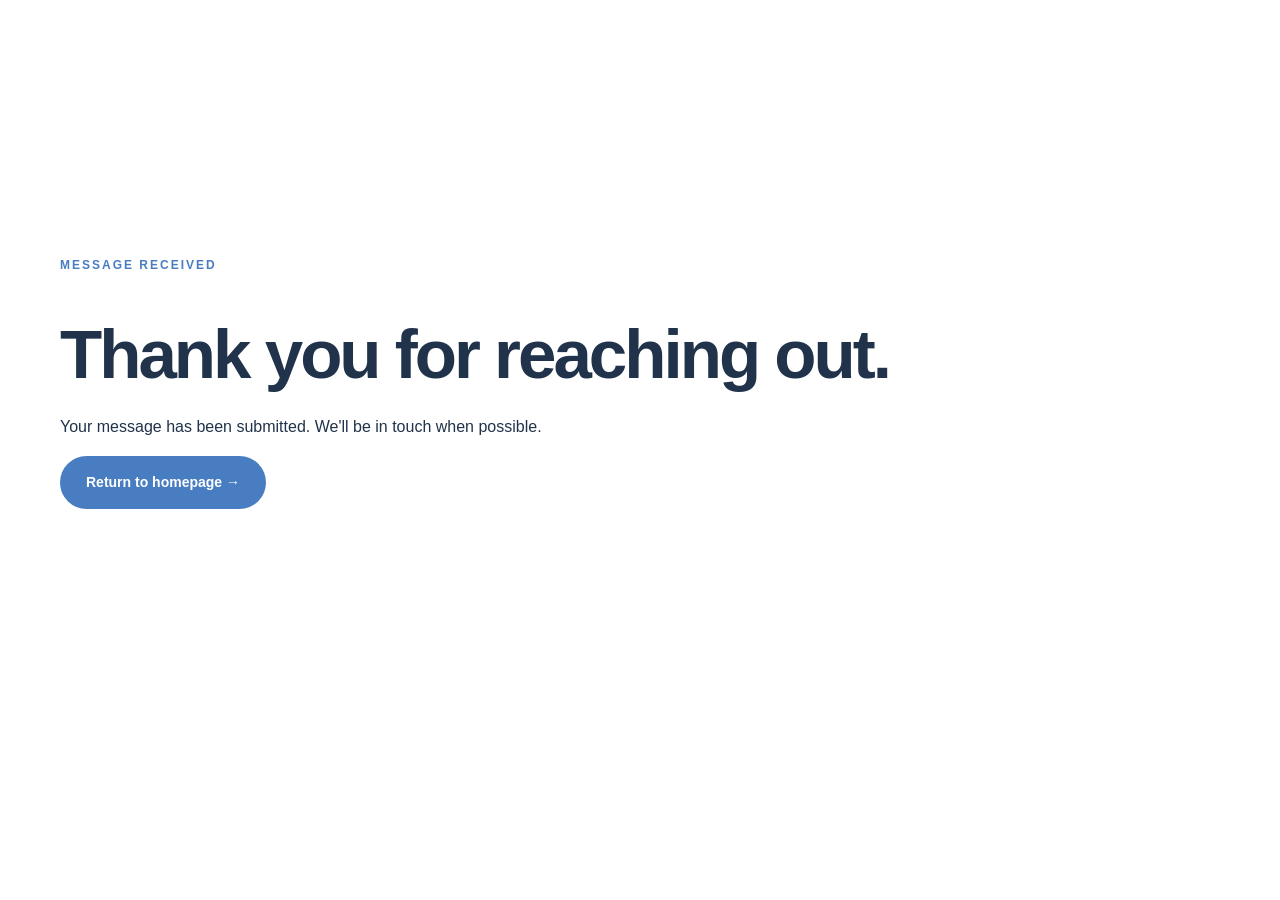
<file: thank-you.html>
<!doctype html><html lang="en"><head>
<meta property="og:type" content="website"/>
<meta property="og:site_name" content="ReNutri"/>
<meta property="og:title" content="ReNutri — Recovery with Nutrition"/>
<meta property="og:description" content="Nutritional Programs and Peer Support Services for Individuals and Organizations in the areas of addiction and mental health recovery."/>
<meta property="og:url" content="https://renutri.ca/thank-you.html"/>
<meta property="og:image" content="https://renutri.ca/renutri-social-sharing-preview.png"/>
<meta property="og:image:width" content="1200"/>
<meta property="og:image:height" content="630"/>
<meta property="og:image:alt" content="ReNutri nutrition education, culinary skills and food sharing"/>
<meta name="twitter:card" content="summary_large_image"/>
<meta name="twitter:title" content="ReNutri — Recovery with Nutrition"/>
<meta name="twitter:description" content="Nutritional Programs and Peer Support Services for Individuals and Organizations in the areas of addiction and mental health recovery."/>
<meta name="twitter:image" content="https://renutri.ca/renutri-social-sharing-preview.png"/>
<meta charset="utf-8"><meta name="viewport" content="width=device-width, initial-scale=1"><title>Thank you | ReNutri</title><link rel="stylesheet" href="styles.css"></head><body><main class="container" style="min-height:85vh;display:flex;flex-direction:column;align-items:flex-start;justify-content:center"><div class="section-tag">MESSAGE RECEIVED</div><h1>Thank you for reaching out.</h1><p>Your message has been submitted. We'll be in touch when possible.</p><a class="btn btn-primary" href="/">Return to homepage →</a></main></body></html>
</file>
<file: styles.css>
:root{--blue:#487dc1;--green:#6cb444;--ink:#20334a;--muted:#667487;--cream:#f7f9f5;--line:#e5ebea;--orange:#f5a623}*{box-sizing:border-box}html{scroll-behavior:smooth;scroll-padding-top:90px}body{margin:0;font-family:Inter,ui-sans-serif,-apple-system,BlinkMacSystemFont,"Segoe UI",sans-serif;color:var(--ink);line-height:1.65}a{color:inherit;text-decoration:none}button,input,textarea{font:inherit}button{cursor:pointer}.container{width:min(1160px,calc(100% - 48px));margin:auto}.skip-link{position:absolute;top:-100px;left:20px;background:#fff;padding:12px;z-index:100}.skip-link:focus{top:12px}.site-header{position:sticky;top:0;z-index:50;background:rgba(255,255,255,.96);backdrop-filter:blur(12px);border-bottom:1px solid #edf0f0}.nav-wrap{min-height:86px;display:flex;align-items:center;justify-content:space-between;gap:30px}.brand{display:inline-flex;flex-direction:column;line-height:1}.brand-word{position:relative;font-size:32px;font-weight:800;letter-spacing:-1.8px}.brand-word span:first-child{color:var(--blue)}.brand-word span:nth-child(2){color:var(--green)}.brand small{font-size:10px;letter-spacing:1.1px;margin-top:7px;font-weight:700;color:#4c5964;text-transform:uppercase}.sun{position:absolute;width:14px;height:14px;border-radius:50%;background:var(--orange);right:25px;top:-9px}.nav-links{display:flex;align-items:center;gap:29px;font-size:14px;font-weight:650}.nav-links a:hover,.text-link:hover{color:var(--green)}.nav-links .nav-cta{background:var(--blue);color:#fff;padding:12px 20px;border-radius:100px}.nav-links .nav-cta:hover{background:#3268ae;color:#fff}.menu-toggle{display:none}.hero{background:linear-gradient(115deg,#f8fbff 0%,#f8fcf5 70%,#fffaf1 100%);overflow:hidden}.hero-grid{min-height:610px;display:grid;grid-template-columns:1.03fr .97fr;align-items:center;gap:30px;padding-block:72px}.eyebrow,.section-tag{font-size:12px;letter-spacing:2px;text-transform:uppercase;font-weight:800;color:var(--blue)}.eyebrow{display:flex;align-items:center;gap:10px}.eyebrow-dot{height:9px;width:9px;border-radius:50%;background:var(--green)}h1,h2,h3,p{margin-top:0}h1{font-size:clamp(46px,5.4vw,77px);line-height:1.1;letter-spacing:-3px;margin:22px 0}h1 em{font-style:normal;color:var(--green)}.hero-copy>p{font-size:18px;max-width:530px;color:var(--muted)}.actions{display:flex;flex-wrap:wrap;gap:12px;margin:30px 0}.btn{display:inline-flex;align-items:center;justify-content:center;gap:18px;border:1px solid transparent;border-radius:100px;padding:14px 25px;font-weight:750;font-size:14px;transition:transform .2s,background .2s}.btn:hover{transform:translateY(-2px)}.btn-primary{background:var(--blue);color:#fff}.btn-primary:hover{background:#3268ae}.btn-outline{border-color:#cbd7df;background:#fff}.btn-outline:hover{background:#f4f8fc}.hero-note{display:flex;gap:10px;align-items:center;font-size:13px;color:var(--muted);margin-top:38px}.note-icon{color:var(--green);font-size:24px}.hero-art{position:relative;min-height:470px;display:grid;place-items:center}.sun-disc{width:390px;height:390px;border-radius:50%;background:linear-gradient(145deg,#dceee0,#e8f2d5);position:absolute}.bowl{width:315px;height:315px;border:22px solid #fff;box-shadow:0 25px 65px #4d6b6833,inset 0 0 0 8px #e9e9dd;border-radius:50%;position:relative;z-index:2;background:#c5db86;overflow:hidden;transform:rotate(-12deg)}.food{position:absolute;border-radius:50%;box-shadow:inset -8px -9px 0 #00000010}.food-one{width:145px;height:145px;top:-10px;left:-20px;background:#f2aa42}.food-two{width:125px;height:125px;top:4px;right:-5px;background:#8bc45e}.food-three{width:120px;height:120px;bottom:-12px;left:12px;background:#dc6650}.food-four{width:112px;height:112px;bottom:-10px;right:-7px;background:#f1d36c}.food-five{width:76px;height:76px;top:94px;left:106px;background:#fff1c8;border:11px solid #6eac5b}.food-six{width:50px;height:50px;top:80px;right:3px;background:#e86b51}.food-seven{width:40px;height:40px;bottom:35px;left:125px;background:#6b9950}.art-card{position:absolute;z-index:3;background:#fff;padding:14px 18px;border-radius:13px;box-shadow:0 15px 35px #385d5930;font-weight:750;font-size:12px}.card-top{right:0;top:80px}.card-bottom{left:0;bottom:65px}.leaf{position:absolute;background:#8ebd78;border-radius:100% 0 100% 0;width:70px;height:120px;z-index:1}.leaf-one{left:18px;top:30px;transform:rotate(-35deg)}.leaf-two{right:32px;bottom:25px;transform:rotate(135deg)}.section{padding:105px 0}.two-col{display:grid;grid-template-columns:1fr 1fr;gap:90px}.section-tag{margin-bottom:18px}.section h2{font-size:clamp(33px,4vw,52px);letter-spacing:-1.7px;line-height:1.17;margin-bottom:20px}.green{color:var(--green)}.intro-body{padding-top:30px;color:var(--muted);font-size:17px}.intro-body strong{color:var(--ink)}.text-link{font-weight:800;color:var(--blue);display:inline-block;margin-top:10px}.approach{background:var(--cream)}.section-head{display:flex;align-items:end;justify-content:space-between;gap:30px;margin-bottom:38px}.section-head h2{max-width:650px;margin:0}.section-head p{max-width:340px;color:var(--muted);margin:0}.feature-grid,.resource-grid{display:grid;grid-template-columns:repeat(3,1fr);gap:22px}.feature{background:#fff;padding:34px;border-radius:18px;border:1px solid var(--line)}.feature-icon{display:grid;place-items:center;width:58px;height:58px;border-radius:16px;font-size:28px;margin-bottom:26px}.blue{background:#e5effc;color:var(--blue)}.green-bg{background:#eaf5df;color:var(--green)}.orange{background:#fff1da;color:#d99527}.feature h3,.resource-card h3{font-size:21px;letter-spacing:-.5px;margin-bottom:10px}.feature p,.resource-card p{color:var(--muted);margin-bottom:0}.resource-card{overflow:hidden;border:1px solid var(--line);border-radius:18px;background:#fff}.resource-illustration{height:180px;display:flex;align-items:center;justify-content:center;gap:12px;font-size:75px}.grains{background:#eaf4df;color:#75a85d}.grains span:nth-child(2){font-size:50px;color:#e0ad62}.grains span:nth-child(3){font-size:38px;color:#9bc6d3}.kitchen{background:#e6f1fb;color:#6799c7}.kitchen span:nth-child(2){color:#d8a765}.planning{background:#fff0d8;color:#e2a749}.planning span:nth-child(2){font-size:52px;color:#6cad60}.resource-content{padding:27px}.pill{display:inline-block;background:#f1f6f0;color:#538a39;border-radius:50px;padding:5px 12px;font-size:11px;font-weight:800;margin-bottom:14px}.resource-content a{display:inline-block;margin-top:20px;color:var(--blue);font-weight:800;font-size:13px}.section-footnote{color:var(--muted);font-size:13px;margin-top:25px}.recipe-band{background:#f5f9f2}.recipe-layout{display:grid;grid-template-columns:1fr 1fr;align-items:center;gap:90px}.recipe-layout p{font-size:17px;color:var(--muted);margin-bottom:28px}.recipe-art{height:370px;display:grid;place-items:center;background:radial-gradient(circle,#e4efdb 0%,#e4efdb 55%,transparent 56%)}.plate{width:285px;height:285px;background:#fff;border-radius:50%;box-shadow:0 18px 45px #426a4b2a,inset 0 0 0 15px #f2f2e8;position:relative}.fruit{position:absolute;border-radius:50%}.fruit-a{background:#e65c54;width:90px;height:90px;top:45px;left:40px}.fruit-b{background:#f1c55c;width:105px;height:105px;top:50px;right:35px}.fruit-c{background:#78b75c;width:105px;height:105px;bottom:40px;left:40px}.fruit-d{background:#7b83bf;width:85px;height:85px;bottom:45px;right:42px}.fruit-e{background:#fff0b7;border:13px solid #e8ac53;width:85px;height:85px;top:110px;left:100px}.contact-layout{display:grid;grid-template-columns:1fr 1fr;gap:95px}.contact-layout>div>p{color:var(--muted);font-size:17px}.privacy-note{font-size:13px!important;margin-top:30px}.contact-form{display:flex;flex-direction:column;gap:10px;background:#f8fafb;border:1px solid var(--line);padding:32px;border-radius:18px}.contact-form label{font-size:13px;font-weight:750}.contact-form input,.contact-form textarea{border:1px solid #d5dee2;background:#fff;padding:12px 14px;border-radius:9px;margin-bottom:10px;outline-offset:3px;width:100%}.contact-form button{align-self:flex-start}.hidden{position:absolute;left:-9999px}.site-footer{background:#20334a;color:#fff;padding:60px 0 24px}.footer-grid{display:flex;justify-content:space-between;gap:40px}.footer-brand .brand-word span:first-child{color:#8fb6eb}.footer-brand small{color:#d4dfeb}.footer-grid p{max-width:340px;color:#c7d1dc;font-size:14px;margin-top:20px}.footer-links{display:flex;gap:24px;flex-wrap:wrap;font-size:14px}.footer-links a:hover{color:#b8dc9b}.footer-bottom{display:flex;justify-content:space-between;gap:20px;border-top:1px solid #ffffff26;margin-top:45px;padding-top:22px;font-size:12px;color:#c7d1dc}@media(max-width:850px){.hero-grid,.two-col,.recipe-layout,.contact-layout{grid-template-columns:1fr;gap:30px}.hero-grid{padding-top:70px}.hero-art{min-height:400px}.section{padding:75px 0}.feature-grid,.resource-grid{grid-template-columns:repeat(2,1fr)}.section-head{display:block}.section-head p{margin-top:15px}.menu-toggle{display:flex;flex-direction:column;gap:5px;background:none;border:0;padding:10px}.menu-toggle span{width:25px;height:2px;background:var(--ink)}.nav-links{display:none;position:absolute;top:85px;left:0;right:0;background:#fff;padding:20px 24px 26px;box-shadow:0 15px 20px #00000015;flex-direction:column;align-items:stretch;gap:18px}.nav-links.open{display:flex}.nav-links .nav-cta{text-align:center}.intro-body{padding-top:0}}@media(max-width:580px){.container{width:min(100% - 36px,1160px)}.nav-wrap{min-height:76px}.nav-links{top:75px}.brand-word{font-size:28px}.hero-grid{padding-block:54px}.hero-art{min-height:325px}.sun-disc{width:270px;height:270px}.bowl{width:235px;height:235px;border-width:15px}.food{transform:scale(.8)}.art-card{font-size:10px;padding:9px}.card-top{top:25px}.card-bottom{bottom:12px}.feature-grid,.resource-grid{grid-template-columns:1fr}.section{padding:65px 0}.section h2{font-size:36px}.footer-grid,.footer-bottom{flex-direction:column}.contact-form{padding:22px}h1{letter-spacing:-2px}}@media(prefers-reduced-motion:reduce){html{scroll-behavior:auto}.btn{transition:none}}

/* Official ReNutri logo and added pages */
.brand .official-logo{display:block;width:clamp(135px,15vw,190px);height:auto;object-fit:contain}.footer-brand .official-logo{width:175px}.editorial-section{background:#f7faf6}.editorial-section:nth-of-type(even){background:#fff}.editorial-section h2{max-width:780px}.editorial-section p{max-width:800px;font-size:1.12rem;line-height:1.75}.service-hero{background:#f5f9f3;padding-top:110px;padding-bottom:90px}.service-hero h1{font-size:clamp(2.6rem,6vw,5rem);margin:18px 0}.service-hero h2{font-size:clamp(1.4rem,3vw,2rem);color:#6cb444}.narrow{max-width:820px}.service-content p{font-size:1.15rem;line-height:1.8;margin-bottom:1.6rem}.service-content .btn{margin-top:20px}@media(max-width:760px){.brand .official-logo{width:145px}.service-hero{padding-top:70px;padding-bottom:55px}}


/* ReNutri approved Explore & Discover cards — 2026-11-14 */
.resources .resource-grid{align-items:stretch;gap:18px}
.resources .resource-card{display:flex;flex-direction:column;min-width:0;border-radius:26px;border:2px solid var(--card-accent);background:var(--card-bg);overflow:hidden}
.resources .resource-card--individuals{--card-accent:#59b52d;--card-bg:#f1fbea;--button-bg:#229e08}
.resources .resource-card--organizations{--card-accent:#1689e5;--card-bg:#e7f4ff;--button-bg:#0878c8}
.resources .resource-card--media{--card-accent:#f2b000;--card-bg:#fff8e9;--button-bg:#efaf00}
.resources .resource-illustration{height:auto;aspect-ratio:1.36;display:block;overflow:hidden;background:transparent;font-size:initial}
.resources .resource-illustration img{display:block;width:100%;height:100%;object-fit:cover;object-position:center}
.resources .resource-content{display:flex;flex-direction:column;align-items:flex-start;flex:1;padding:20px 24px 24px}
.resources .resource-content .pill{background:#d8f4c7;color:#18591e;font-size:clamp(12px,1.15vw,15px);padding:7px 15px;margin:0 0 16px;line-height:1.3}
.resources .resource-card--media .pill{background:#fff0a7}
.resources .resource-content h3{font-size:clamp(23px,2.1vw,31px);line-height:1.17;letter-spacing:-.8px;color:#101f58;margin:0 0 16px}
.resources .resource-content p{font-size:clamp(15px,1.25vw,18px);line-height:1.5;color:#202a50;margin:0 0 22px}
.resources .resource-content a.resource-action{display:flex;align-items:center;justify-content:center;gap:14px;align-self:stretch;margin-top:auto;padding:12px 16px;background:var(--button-bg);color:#fff;border:3px solid #fff;border-radius:100px;font-size:clamp(17px,1.65vw,24px);font-weight:800;line-height:1.2;box-shadow:0 1px 3px #00000016;transition:filter .15s,transform .15s}
.resources .resource-content a.resource-action:hover{filter:brightness(.92);transform:translateY(-2px)}
.resources .resource-content a.resource-action:focus-visible{outline:3px solid #20334a;outline-offset:3px}
.resources .resource-content a.resource-action span{font-size:1.3em}
@media(max-width:850px){.resources .resource-grid{grid-template-columns:repeat(2,minmax(0,1fr))}}
@media(max-width:580px){.resources .resource-grid{grid-template-columns:1fr}.resources .resource-content{padding:22px}.resources .resource-content h3{font-size:28px}.resources .resource-content p{font-size:17px}.resources .resource-illustration{aspect-ratio:1.65}}

/* Restored What Guides Us illustrations */
.feature-illustration{width:100%;aspect-ratio:2 / 1;overflow:hidden;border-radius:14px;margin-bottom:26px;background:#f7f9f5}
.feature-illustration img{display:block;width:100%;height:100%;object-fit:cover}

/* About Us page and founder section link */
.founder-learn-more{margin-top:24px}
.about-hero{background:#f7faf6;min-height:65vh}
.about-hero h1{max-width:850px;font-size:clamp(38px,5vw,62px)}
.about-hero p{font-size:18px;line-height:1.85;color:var(--muted);max-width:800px}
.about-hero .btn{margin-top:16px}

/* Nutrition education and culinary links */
.feature{display:flex;flex-direction:column}.feature-action{align-self:flex-start;margin-top:auto;margin-bottom:4px;padding:10px 24px}.education-main{background:#f7f9f5;min-height:75vh}.education-hero{padding:72px 0 32px}.education-hero h1{font-size:clamp(2rem,5vw,3.5rem);line-height:1.15;margin:12px 0}.education-hero p{max-width:780px}.education-grid{display:grid;grid-template-columns:repeat(2,minmax(0,1fr));gap:22px;padding-bottom:72px}.education-panel{background:#fff;border:1px solid #e5ebea;border-radius:20px;padding:28px}.education-panel h2{font-size:1.5rem;line-height:1.3;margin:0 0 12px}.education-panel h3{font-size:1.05rem;margin:20px 0 5px}.education-panel p,.education-panel li{color:#52647a}.education-panel ul{padding-left:22px}.education-panel.wide{grid-column:1/-1}.coming-soon{text-align:center;max-width:680px;margin:0 auto;padding:100px 0 150px}.coming-soon h1{font-size:clamp(2.4rem,6vw,4.2rem)}@media(max-width:760px){.education-grid{grid-template-columns:1fr}.education-panel.wide{grid-column:auto}}

/* Center the three What Guides Us buttons; local-supports page */
.approach .feature-action{align-self:center;text-align:center;min-width:145px;margin-top:auto}
.supports-intro{max-width:850px;color:var(--muted);font-size:1.1rem}
.supports-grid{display:grid;grid-template-columns:repeat(3,minmax(0,1fr));gap:20px;padding:28px 0 48px}
.support-card{background:#fff;border:1px solid var(--line);border-radius:18px;padding:25px;min-width:0}
.support-card h2{font-size:1.3rem;line-height:1.3;margin:0 0 14px}
.support-card dl{margin:0}.support-card dt{font-size:.75rem;text-transform:uppercase;letter-spacing:.07em;font-weight:800;color:var(--green);margin-top:13px}.support-card dd{margin:3px 0 0;line-height:1.5;overflow-wrap:anywhere}.support-card a{color:#326ba9;text-decoration:underline}
.supports-note{background:#fff9e5;border-left:4px solid #ffcc00;border-radius:10px;padding:18px 22px;margin:20px 0 30px}.supports-checklist{background:#fff;border-radius:18px;padding:26px;margin-bottom:70px}.supports-checklist ul{columns:2;line-height:1.9}
@media(max-width:900px){.supports-grid{grid-template-columns:repeat(2,minmax(0,1fr))}}@media(max-width:580px){.supports-grid{grid-template-columns:1fr}.supports-checklist ul{columns:1}}

/* Homepage hero image replacement only */
.hero-art .hero-smoothie-image{display:block;width:100%;height:auto;max-height:470px;object-fit:contain;border-radius:18px}
</file>
